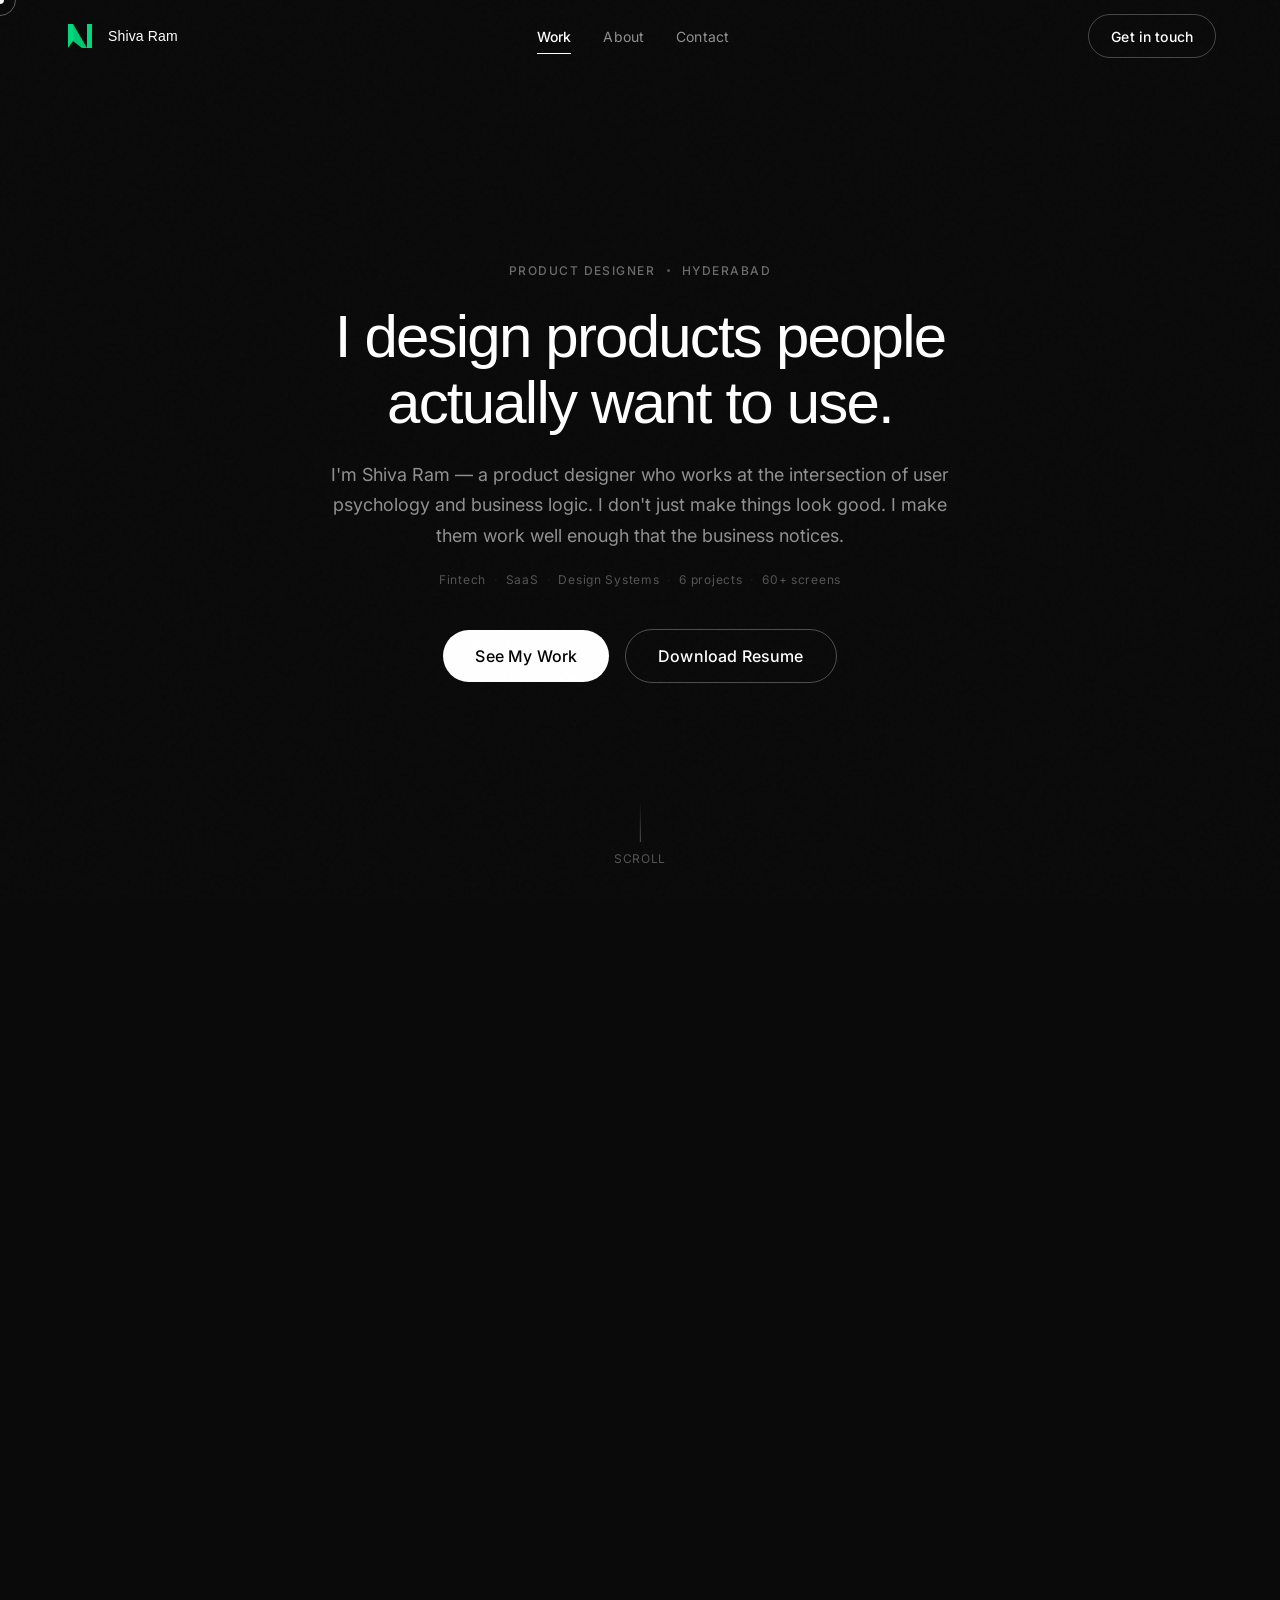
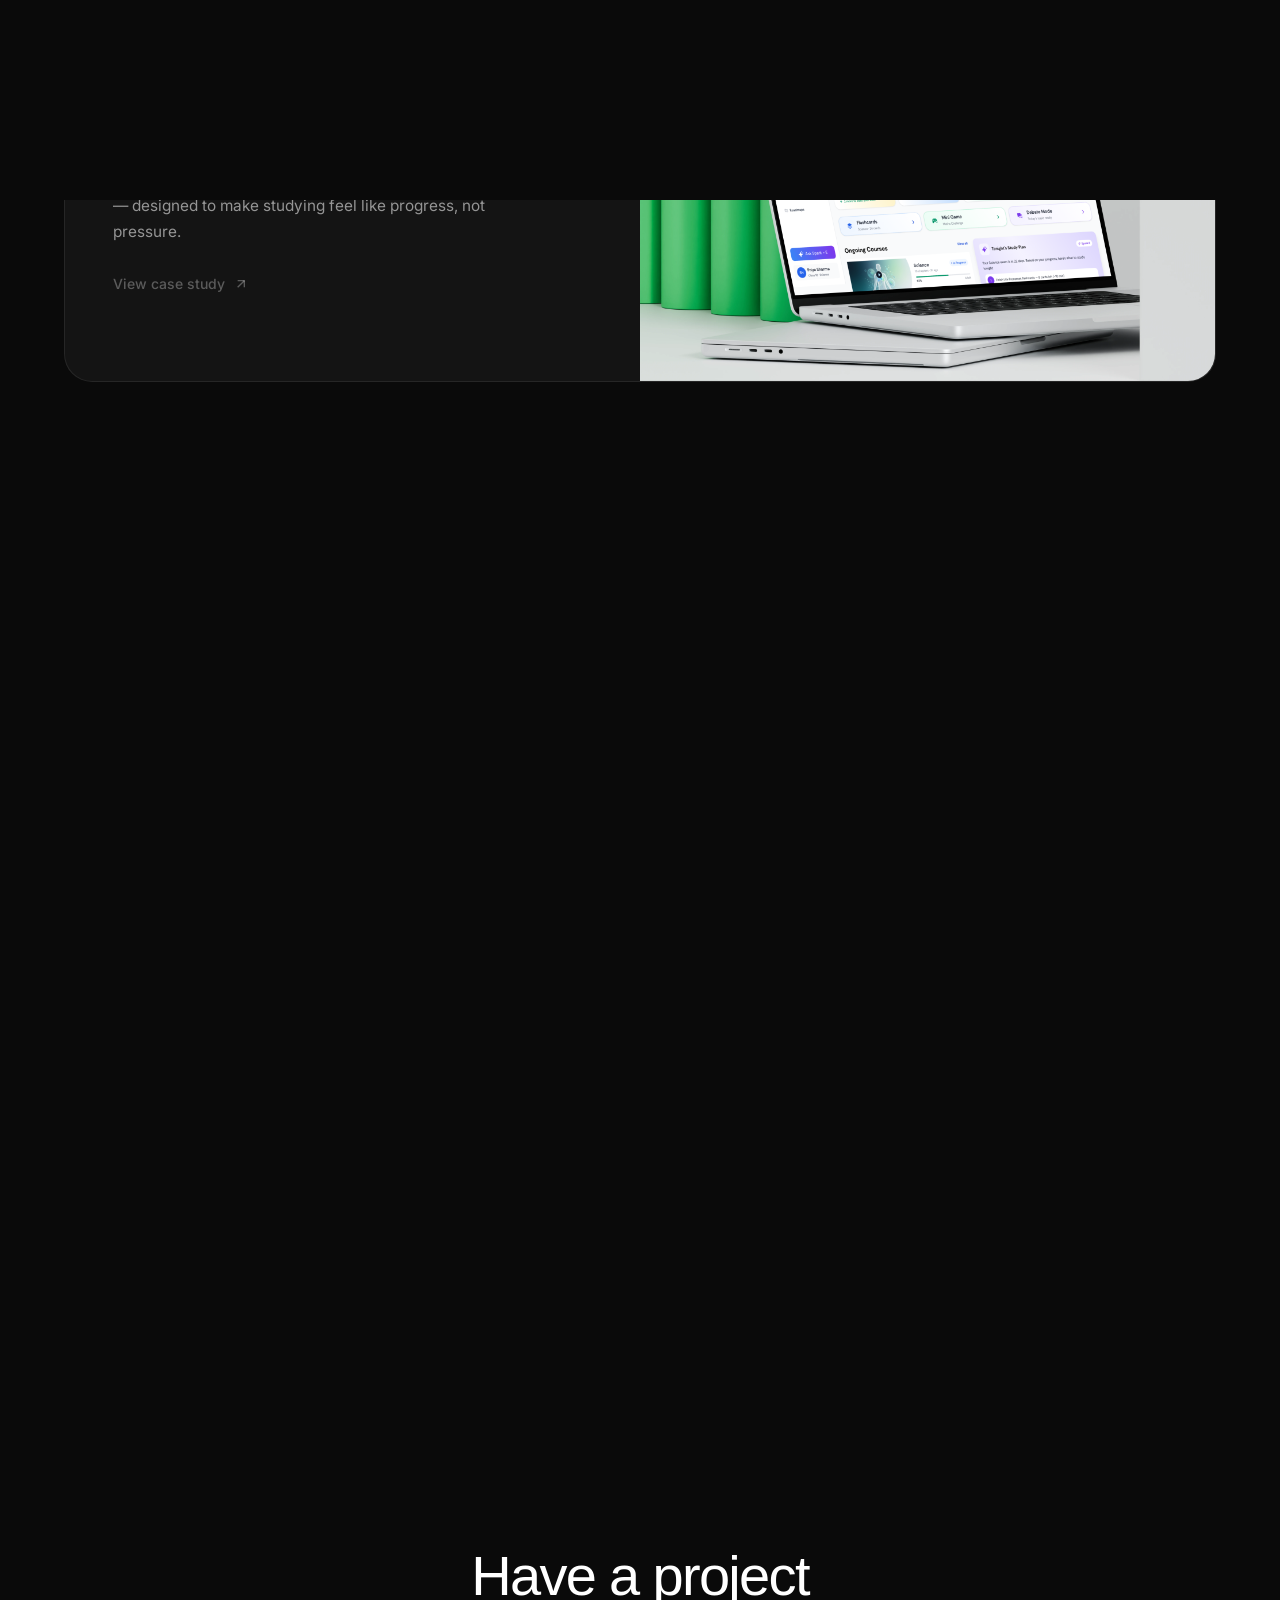
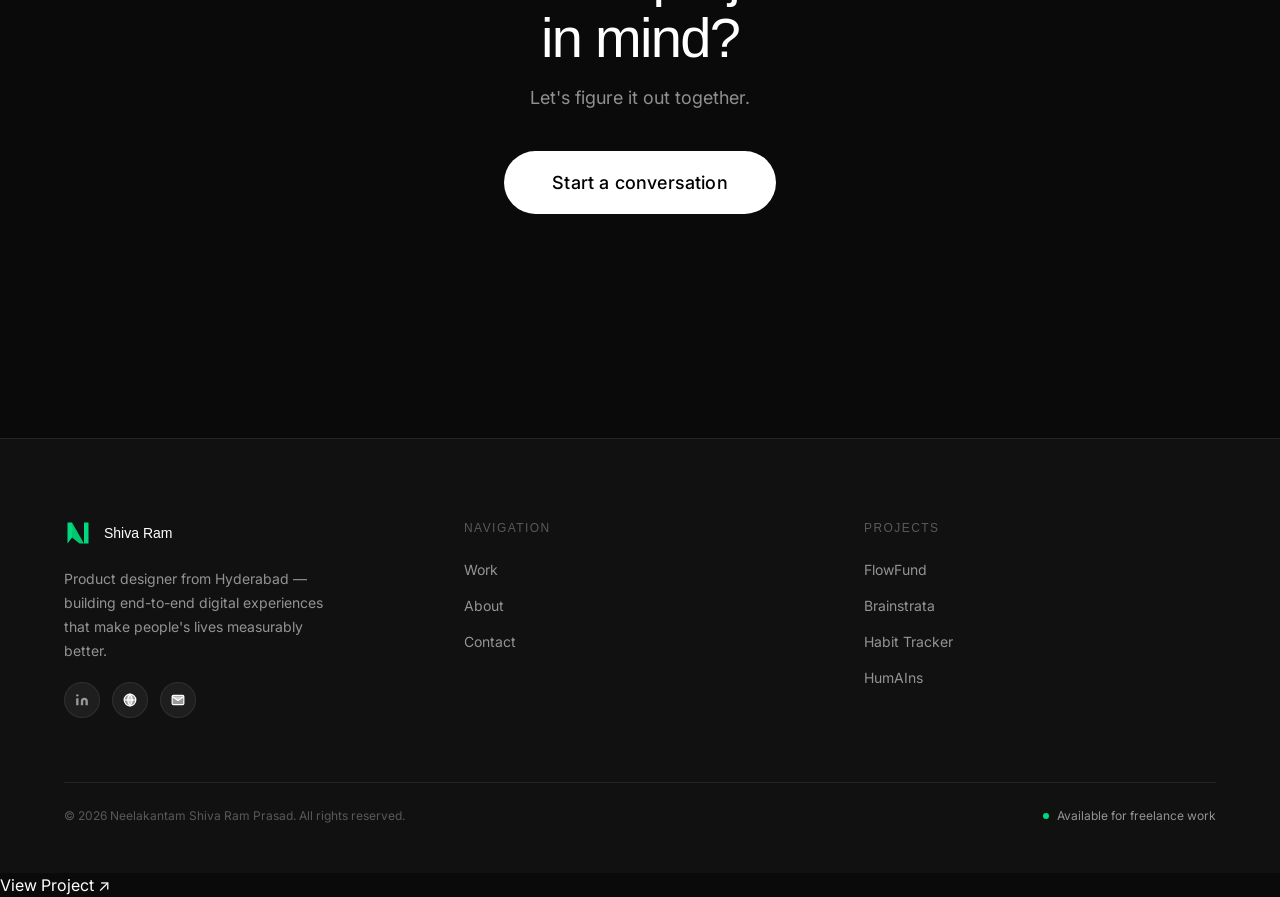
<file: index.html>
<!DOCTYPE html>
<html lang="en">
<head>
  <meta charset="UTF-8">
  <meta name="viewport" content="width=device-width, initial-scale=1.0">
  <meta name="description" content="Shiva Ram — Product Designer from Hyderabad designing end-to-end digital experiences at the intersection of user psychology and business logic.">
  <title>Shiva Ram — Product Designer</title>

  <link rel="preconnect" href="https://api.fontshare.com">
  <link rel="preconnect" href="https://fonts.googleapis.com">
  <link rel="preconnect" href="https://fonts.gstatic.com" crossorigin>

  <link rel="stylesheet" href="css/tokens.css">
  <link rel="stylesheet" href="css/base.css">
  <link rel="stylesheet" href="css/nav.css">
  <link rel="stylesheet" href="css/components.css">
  <link rel="stylesheet" href="css/home.css">
</head>
<body>

  <div id="nav-placeholder"></div>

  <main>

    <!-- ── HERO ── -->
    <section class="hero">
      <div class="hero__content">
        <p class="hero__eyebrow reveal">
          Product Designer
          <span class="hero__eyebrow-dot"></span>
          Hyderabad
        </p>

        <h1 class="hero__headline reveal reveal--delay-1">
          I design products people<br>actually want to use.
        </h1>

        <p class="hero__body reveal reveal--delay-2">
          I'm Shiva Ram — a product designer who works at the intersection of user psychology and business logic.
          I don't just make things look good. I make them work well enough that the business notices.
        </p>

        <p class="hero__meta reveal reveal--delay-3">
          Fintech
          <span class="hero__meta-sep">·</span>
          SaaS
          <span class="hero__meta-sep">·</span>
          Design Systems
          <span class="hero__meta-sep">·</span>
          6 projects
          <span class="hero__meta-sep">·</span>
          60+ screens
        </p>

        <div class="hero__cta reveal reveal--delay-4">
          <a href="#gallery" class="btn btn--primary">See My Work</a>
          <a href="assets/ShivaRam_ProductDesigner_Resume.pdf" class="btn btn--outline" target="_blank" rel="noopener" download>Download Resume</a>
        </div>
      </div>

      <div class="hero__scroll" aria-hidden="true">
        <div class="hero__scroll-line"></div>
        <span>Scroll</span>
      </div>
    </section>


    <!-- ── PROJECT GALLERY ── -->
    <section class="gallery section" id="gallery">
      <div class="container">

        <div class="gallery__header reveal">
          <h2 class="gallery__title">Project Gallery</h2>
          <span class="gallery__count">4 case studies</span>
        </div>

        <!-- ── Card 1: FlowFund ── -->
        <article class="project-card reveal" data-tilt data-tilt-max="4">
          <a href="project-flowfund.html" class="project-card__image" aria-label="FlowFund – view project">
            <img src="assets/images/thumb-flowfund.svg" alt="FlowFund iOS personal finance app for freelancers" loading="lazy">
            <div class="project-card__overlay" aria-hidden="true">
              <span class="project-card__view-label">
                <svg viewBox="0 0 24 24" fill="none" stroke="currentColor" stroke-width="2" aria-hidden="true"><path d="M18 13v6a2 2 0 01-2 2H5a2 2 0 01-2-2V8a2 2 0 012-2h6"/><polyline points="15 3 21 3 21 9"/><line x1="10" y1="14" x2="21" y2="3"/></svg>
                View Project
              </span>
            </div>
          </a>
          <div class="project-card__info">
            <div class="project-card__meta">
              <span class="project-card__meta-item">Role: Product Designer</span>
              <span class="project-card__meta-sep">·</span>
              <span class="project-card__meta-item">Duration: 02 Weeks</span>
              <span class="project-card__meta-sep">·</span>
              <span class="project-card__meta-item">Platform: iOS</span>
            </div>
            <h3 class="project-card__name">FlowFund</h3>
            <p class="project-card__desc">
              Freelancers don't have a salary. Their income is lumpy, unpredictable, and anxiety-inducing.
              Most budgeting apps are built for people with steady paychecks. FlowFund isn't.
            </p>
            <a href="project-flowfund.html" class="project-card__arrow">
              View case study
              <svg viewBox="0 0 24 24" fill="none" stroke="currentColor" stroke-width="2" aria-hidden="true"><line x1="7" y1="17" x2="17" y2="7"/><polyline points="7 7 17 7 17 17"/></svg>
            </a>
          </div>
        </article>

        <!-- ── Card 2: Brainstrata (reversed) ── -->
        <article class="project-card project-card--reverse reveal" data-tilt data-tilt-max="4">
          <a href="project-brainstrata.html" class="project-card__image" aria-label="Brainstrata Dashboard – view project">
            <img src="assets/images/thumb-Brainstrata.svg" alt="Brainstrata AI-powered student learning dashboard" loading="lazy">
            <div class="project-card__overlay" aria-hidden="true">
              <span class="project-card__view-label">
                <svg viewBox="0 0 24 24" fill="none" stroke="currentColor" stroke-width="2" aria-hidden="true"><path d="M18 13v6a2 2 0 01-2 2H5a2 2 0 01-2-2V8a2 2 0 012-2h6"/><polyline points="15 3 21 3 21 9"/><line x1="10" y1="14" x2="21" y2="3"/></svg>
                View Project
              </span>
            </div>
          </a>
          <div class="project-card__info">
            <div class="project-card__meta">
              <span class="project-card__meta-item">Role: Product Designer</span>
              <span class="project-card__meta-sep">·</span>
              <span class="project-card__meta-item">Duration: Assignment</span>
              <span class="project-card__meta-sep">·</span>
              <span class="project-card__meta-item">Platform: Web (Desktop)</span>
            </div>
            <h3 class="project-card__name">Brainstrata — Dashboard</h3>
            <p class="project-card__desc">
              An AI-powered student learning dashboard with personalized study plans, flashcards, and mini games —
              designed to make studying feel like progress, not pressure.
            </p>
            <a href="project-brainstrata.html" class="project-card__arrow">
              View case study
              <svg viewBox="0 0 24 24" fill="none" stroke="currentColor" stroke-width="2" aria-hidden="true"><line x1="7" y1="17" x2="17" y2="7"/><polyline points="7 7 17 7 17 17"/></svg>
            </a>
          </div>
        </article>

        <!-- ── Card 3: Habit Tracker ── -->
        <article class="project-card reveal" data-tilt data-tilt-max="4">
          <a href="project-habittracker.html" class="project-card__image" aria-label="Habit Tracker – view project">
            <img src="assets/images/thumb-habittracker.svg" alt="Habit Tracker iOS app – StreakShield" loading="lazy">
            <div class="project-card__overlay" aria-hidden="true">
              <span class="project-card__view-label">
                <svg viewBox="0 0 24 24" fill="none" stroke="currentColor" stroke-width="2" aria-hidden="true"><path d="M18 13v6a2 2 0 01-2 2H5a2 2 0 01-2-2V8a2 2 0 012-2h6"/><polyline points="15 3 21 3 21 9"/><line x1="10" y1="14" x2="21" y2="3"/></svg>
                View Project
              </span>
            </div>
          </a>
          <div class="project-card__info">
            <div class="project-card__meta">
              <span class="project-card__meta-item">Role: Product Designer</span>
              <span class="project-card__meta-sep">·</span>
              <span class="project-card__meta-item">Duration: 02 weeks</span>
              <span class="project-card__meta-sep">·</span>
              <span class="project-card__meta-item">Platform: iOS</span>
            </div>
            <h3 class="project-card__name">Habit Tracker</h3>
            <p class="project-card__desc">
              27+ screens with exhaustive state design — 15 onboarding states, 7 Today Tab states, Someday queue, and
              Milestone celebrations. Built for the miss day, not just the win day.
            </p>
            <a href="project-habittracker.html" class="project-card__arrow">
              View case study
              <svg viewBox="0 0 24 24" fill="none" stroke="currentColor" stroke-width="2" aria-hidden="true"><line x1="7" y1="17" x2="17" y2="7"/><polyline points="7 7 17 7 17 17"/></svg>
            </a>
          </div>
        </article>

        <!-- ── Card 4: HumAIns (reversed) ── -->
        <article class="project-card project-card--reverse reveal" data-tilt data-tilt-max="4">
          <a href="project-humains.html" class="project-card__image" aria-label="HumAIns – view project">
            <img src="assets/images/thumb-HumAIns.svg" alt="HumAIns B2B SaaS landing page for AI interview intelligence" loading="lazy">
            <div class="project-card__overlay" aria-hidden="true">
              <span class="project-card__view-label">
                <svg viewBox="0 0 24 24" fill="none" stroke="currentColor" stroke-width="2" aria-hidden="true"><path d="M18 13v6a2 2 0 01-2 2H5a2 2 0 01-2-2V8a2 2 0 012-2h6"/><polyline points="15 3 21 3 21 9"/><line x1="10" y1="14" x2="21" y2="3"/></svg>
                View Project
              </span>
            </div>
          </a>
          <div class="project-card__info">
            <div class="project-card__meta">
              <span class="project-card__meta-item">Role: Product Designer</span>
              <span class="project-card__meta-sep">·</span>
              <span class="project-card__meta-item">Duration: 3 days</span>
              <span class="project-card__meta-sep">·</span>
              <span class="project-card__meta-item">Platform: Web</span>
            </div>
            <h3 class="project-card__name">HumAIns</h3>
            <p class="project-card__desc">
              A B2B SaaS landing page for an AI-powered interview intelligence platform — designed to convert skeptical
              enterprise recruiters into confident early adopters.
            </p>
            <a href="project-humains.html" class="project-card__arrow">
              View case study
              <svg viewBox="0 0 24 24" fill="none" stroke="currentColor" stroke-width="2" aria-hidden="true"><line x1="7" y1="17" x2="17" y2="7"/><polyline points="7 7 17 7 17 17"/></svg>
            </a>
          </div>
        </article>
      </div>
    </section>


    <!-- ── CTA STRIP ── -->
    <section class="home-cta">
      <div class="container">
        <h2 class="home-cta__headline reveal">Have a project<br>in mind?</h2>
        <p class="home-cta__sub reveal reveal--delay-1">Let's figure it out together.</p>
        <div class="home-cta__actions reveal reveal--delay-2">
          <a href="contact.html" class="btn btn--primary btn--lg">Start a conversation</a>
        </div>
      </div>
    </section>

  </main>

  <div id="footer-placeholder"></div>

  <script src="js/partials.js"></script>
  <script src="js/main.js"></script>
</body>
</html>
</file>
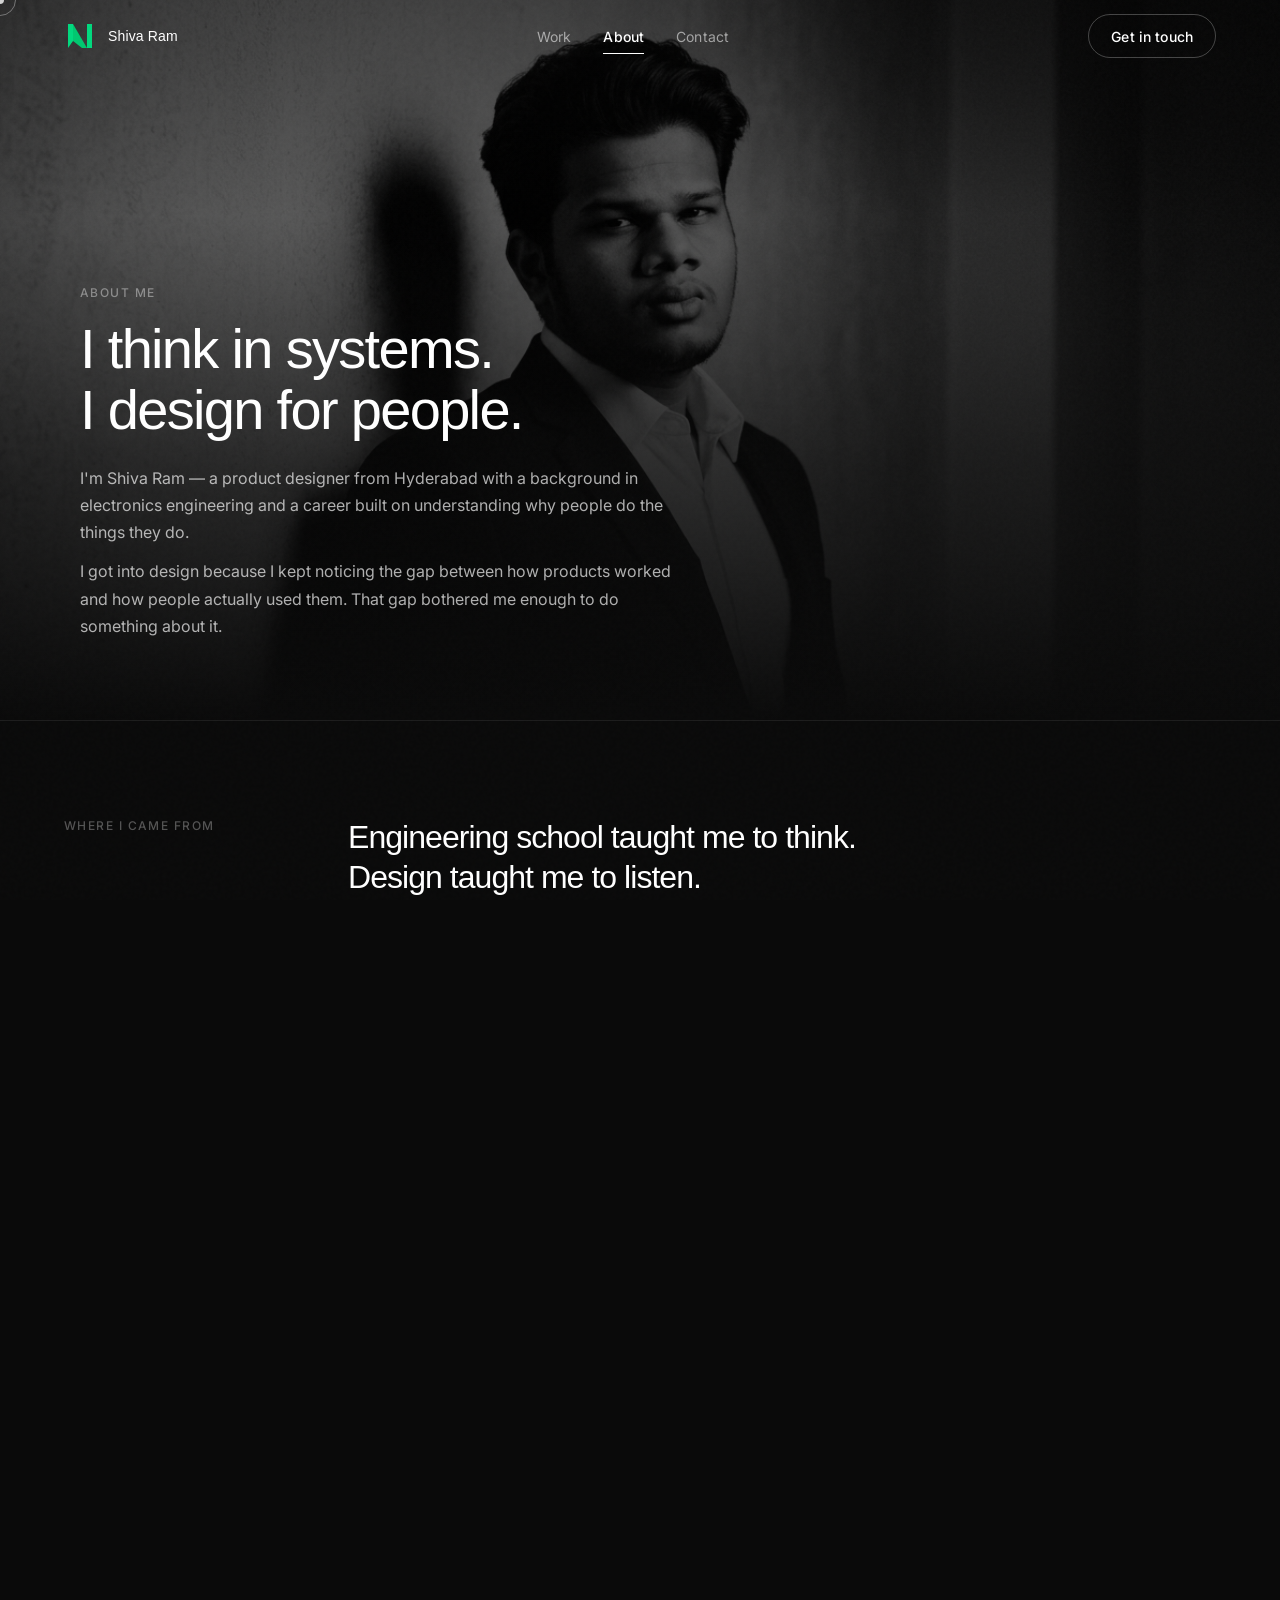
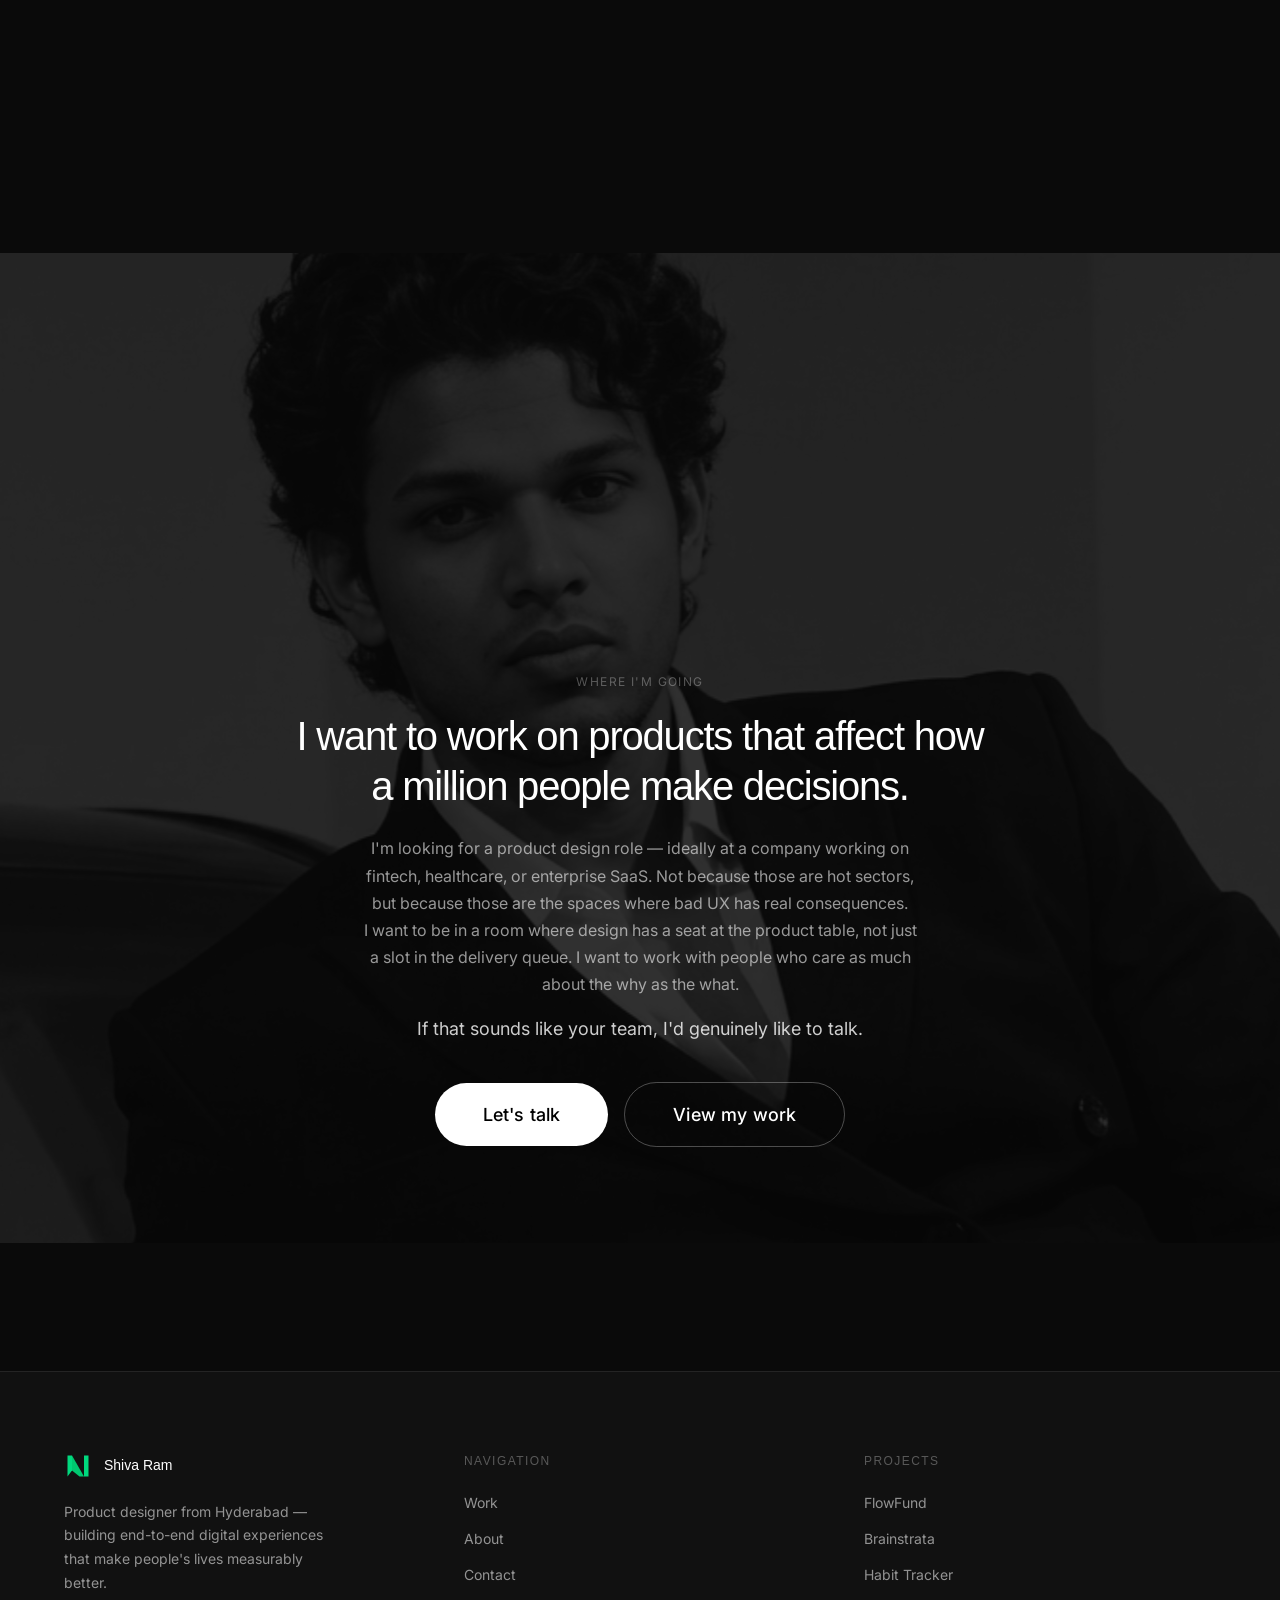
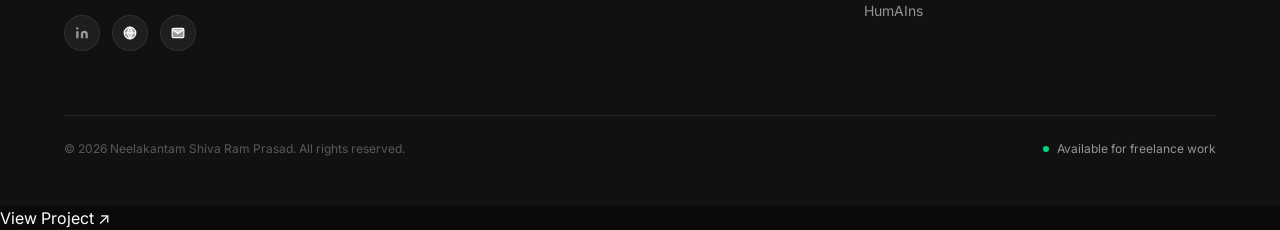
<file: about.html>
<!DOCTYPE html>
<html lang="en">
<head>
  <meta charset="UTF-8">
  <meta name="viewport" content="width=device-width, initial-scale=1.0">
  <meta name="description" content="About Shiva Ram — Product Designer from Hyderabad. Engineering school taught me to think. Design taught me to listen.">
  <title>About — Shiva Ram</title>

  <link rel="preconnect" href="https://api.fontshare.com">
  <link rel="preconnect" href="https://fonts.googleapis.com">
  <link rel="preconnect" href="https://fonts.gstatic.com" crossorigin>

  <link rel="stylesheet" href="css/tokens.css">
  <link rel="stylesheet" href="css/base.css">
  <link rel="stylesheet" href="css/nav.css">
  <link rel="stylesheet" href="css/components.css">
  <link rel="stylesheet" href="css/about.css">
</head>
<body>

  <div id="nav-placeholder"></div>

  <main>

    <!-- ── ABOUT HERO ── -->
    <!-- padding-top handled by about.css, not inline style -->
    <section class="about-hero">
      <div class="about-hero__bg">
        <img
          src="assets/images/about-portrait.svg"
          alt="Shiva Ram — Product Designer"
          data-parallax="0.2"
        >
      </div>

      <div class="container">
        <div class="about-hero__content">
          <p class="section-label reveal">About Me</p>
          <h1 class="about-hero__headline reveal reveal--delay-1">
            I think in systems.<br>I design for people.
          </h1>
          <div class="about-hero__body reveal reveal--delay-2">
            <p>
              I'm Shiva Ram — a product designer from Hyderabad with a background in electronics engineering and a career built on understanding why people do the things they do.
            </p>
            <p>
              I got into design because I kept noticing the gap between how products worked and how people actually used them. That gap bothered me enough to do something about it.
            </p>
          </div>
        </div>
      </div>
    </section>


    <!-- ── WHERE I CAME FROM ── -->
    <section class="about-section">
      <div class="container">
        <div class="about-section__grid">
          <div class="about-section__aside">
            <p class="about-section__label reveal">Where I Came From</p>
          </div>
          <div>
            <h2 class="about-section__headline reveal">
              Engineering school taught me to think.<br>
              Design taught me to listen.
            </h2>
            <div class="about-section__body reveal reveal--delay-1">
              <p>
                I graduated from Methodist College in 2025 with a degree in Electronics and Communication Engineering. Four years of circuit diagrams and signal theory — and the whole time, I kept gravitating toward the part of every project where humans and systems meet.
              </p>
              <p>
                That's when I found UX. The Google UX Design Certificate gave me a framework. My own obsessive side-project streak — building apps, design systems, and client work — gave me the actual skills.
              </p>
              <p>
                I placed 3rd at the Humanity Founders AI Counsellor Hackathon in 2025. Not because I had the most technical solution, but because I spent the most time talking to the people who would actually use it.
              </p>
            </div>
          </div>
        </div>
      </div>
    </section>


    <!-- ── WHAT I DO NOW ── -->
    <section class="about-section">
      <div class="container">
        <div class="about-section__grid">
          <div class="about-section__aside">
            <p class="about-section__label reveal">What I Do Now</p>
          </div>
          <div>
            <h2 class="about-section__headline reveal">
              End-to-end design.<br>
              From blank canvas to dev handoff.
            </h2>
            <div class="about-section__body reveal reveal--delay-1">
              <p>
                Right now I work as a freelance product designer — which means I own the whole process. Research, strategy, wireframes, high-fidelity UI, design systems, and everything in between.
              </p>
              <p>
                I've shipped work for ed-tech, fintech, medical, and brand clients. I like problems that are complicated enough to be interesting but important enough to matter.
              </p>
            </div>

            <div class="skills-grid reveal reveal--delay-2">
              <div class="skill-block">
                <p class="skill-block__title">UX Research</p>
                <p class="skill-block__items">Personas · Journey Maps · JTBD · Usability Testing · Card Sorting</p>
              </div>
              <div class="skill-block">
                <p class="skill-block__title">Product Design</p>
                <p class="skill-block__items">End-to-end · Design Thinking · Information Architecture · Flows</p>
              </div>
              <div class="skill-block">
                <p class="skill-block__title">UI &amp; Visual</p>
                <p class="skill-block__items">Hi-fi Screens · Color Systems · Typography · Grid · WCAG 2.1 AA</p>
              </div>
              <div class="skill-block">
                <p class="skill-block__title">Design Systems</p>
                <p class="skill-block__items">Tokens · Variants · Auto Layout · Figma Variables · Dev Handoff</p>
              </div>
            </div>
          </div>
        </div>
      </div>
    </section>


    <!-- ── WHERE I'M GOING ── -->
    <section class="about-closing">
      <div class="about-closing__bg">
        <img
          src="assets/images/about-closing-portrait.svg"
          alt=""
          aria-hidden="true"
        >
      </div>

      <div class="container">
        <div class="about-closing__content">
          <p class="about-closing__eyebrow reveal">Where I'm Going</p>

          <h2 class="about-closing__headline reveal reveal--delay-1">
            I want to work on products that affect how a million people make decisions.
          </h2>

          <div class="about-closing__body reveal reveal--delay-2">
            <p>
              I'm looking for a product design role — ideally at a company working on fintech, healthcare, or enterprise SaaS.
              Not because those are hot sectors, but because those are the spaces where bad UX has real consequences.
            </p>
            <p>
              I want to be in a room where design has a seat at the product table, not just a slot in the delivery queue.
              I want to work with people who care as much about the why as the what.
            </p>
          </div>

          <p class="about-closing__cta-line reveal reveal--delay-3">
            If that sounds like your team, I'd genuinely like to talk.
          </p>

          <div class="about-closing__actions reveal reveal--delay-4">
            <a href="contact.html" class="btn btn--primary btn--lg">Let's talk</a>
            <a href="index.html"   class="btn btn--outline btn--lg">View my work</a>
          </div>
        </div>
      </div>
    </section>

  </main>

  <div id="footer-placeholder"></div>

  <script src="js/partials.js"></script>
  <script src="js/main.js"></script>
</body>
</html>
</file>
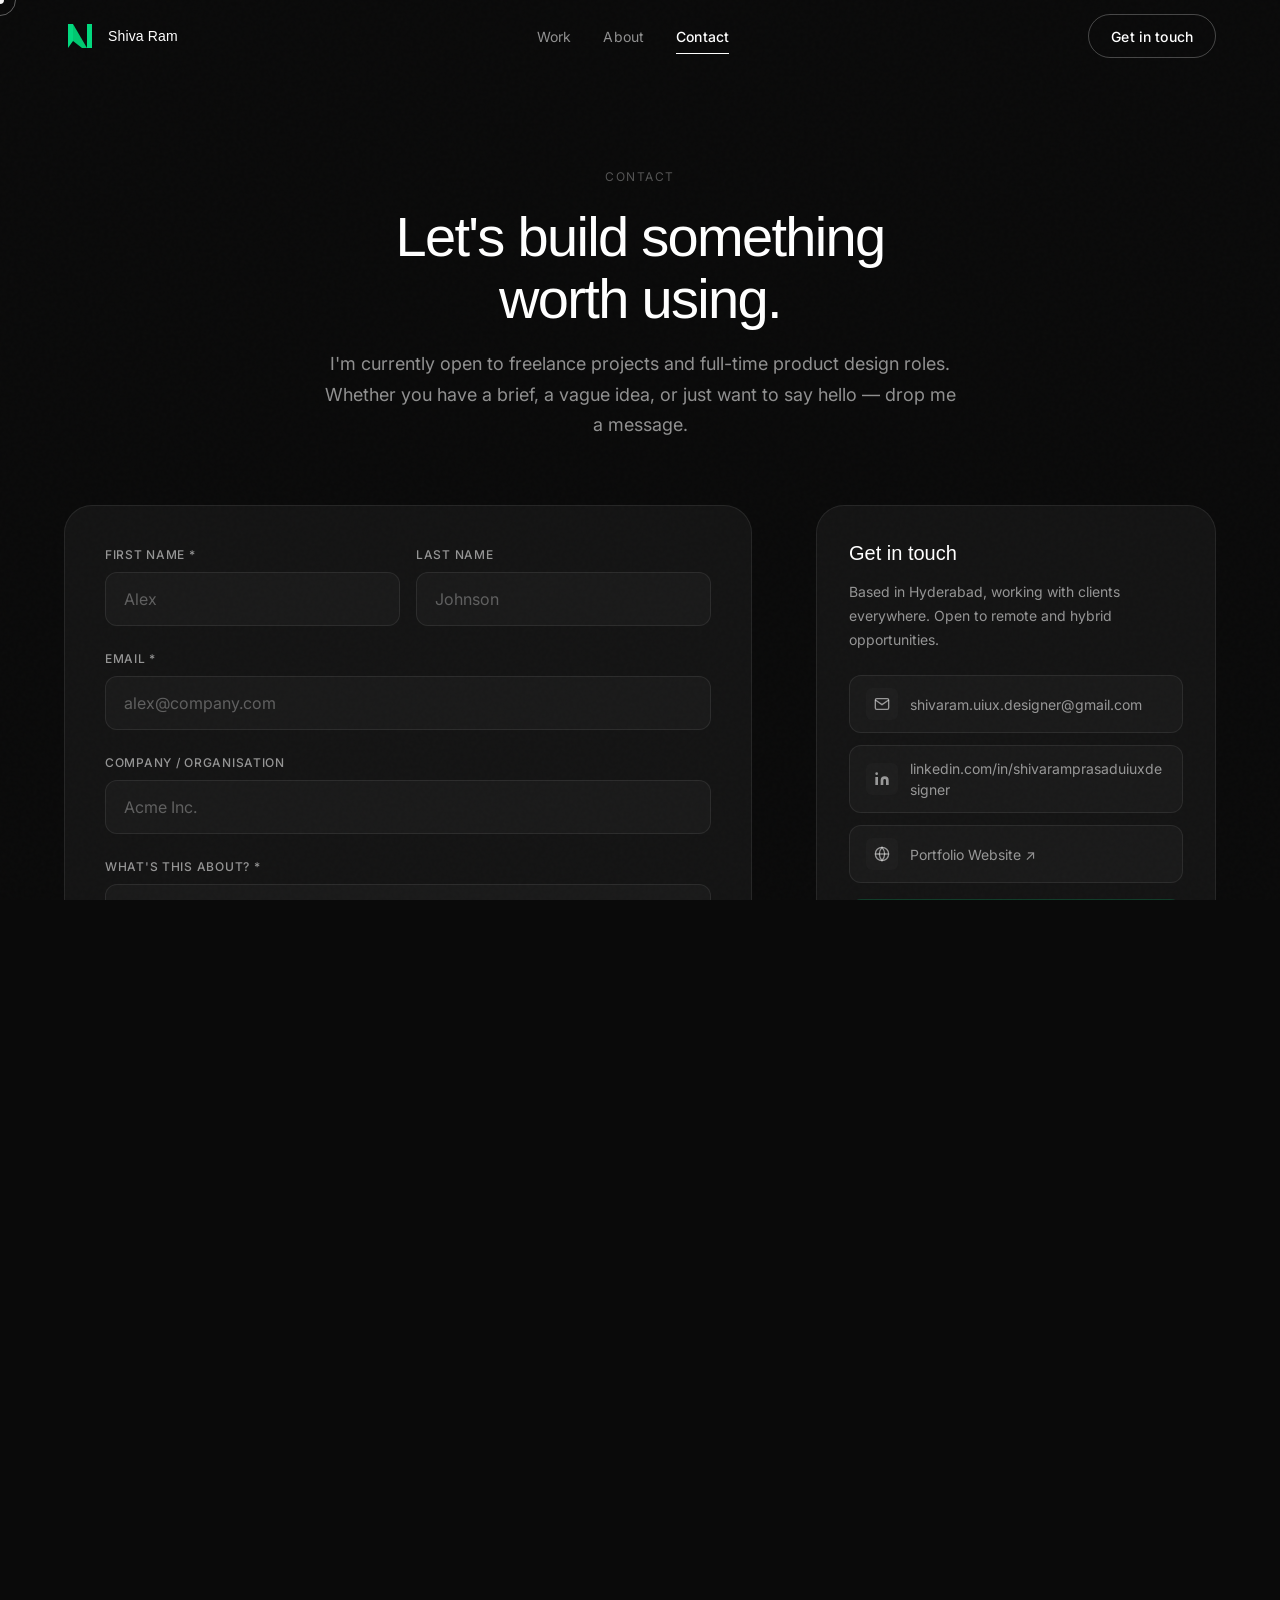
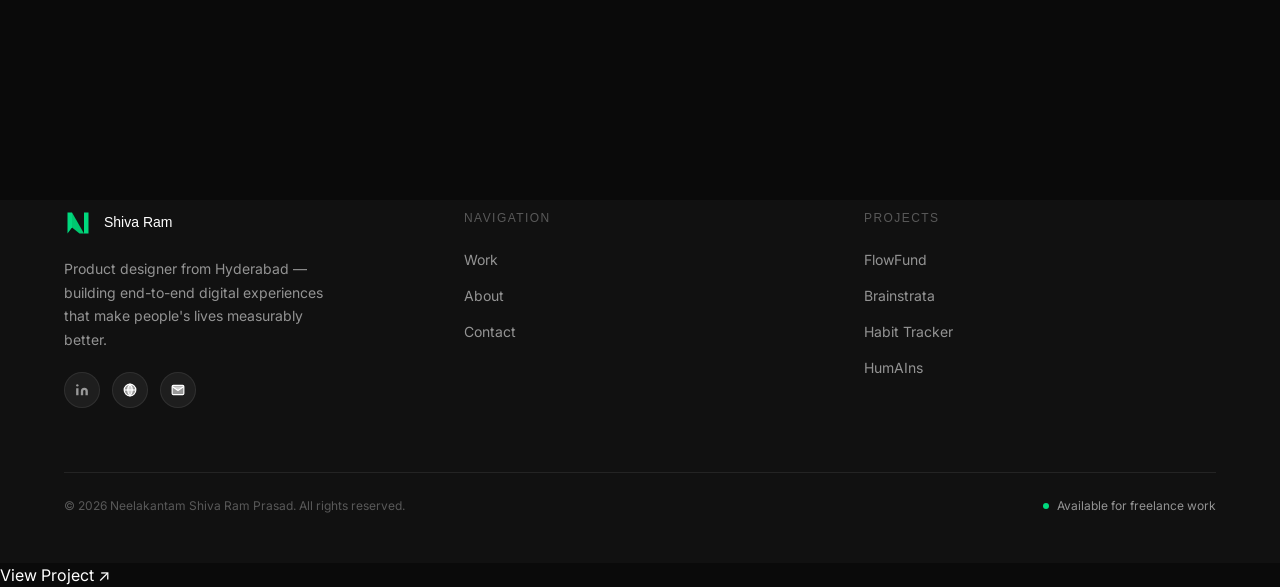
<file: contact.html>
<!DOCTYPE html>
<html lang="en">
<head>
  <meta charset="UTF-8">
  <meta name="viewport" content="width=device-width, initial-scale=1.0">
  <meta name="description" content="Get in touch with Shiva Ram — Product Designer from Hyderabad. Available for freelance and full-time roles.">
  <title>Contact — Shiva Ram</title>

  <link rel="preconnect" href="https://api.fontshare.com">
  <link rel="preconnect" href="https://fonts.googleapis.com">
  <link rel="preconnect" href="https://fonts.gstatic.com" crossorigin>

  <link rel="stylesheet" href="css/tokens.css">
  <link rel="stylesheet" href="css/base.css">
  <link rel="stylesheet" href="css/nav.css">
  <link rel="stylesheet" href="css/components.css">
  <link rel="stylesheet" href="css/contact.css">
</head>
<body>

  <div id="nav-placeholder"></div>

  <main class="contact-page">
    <div class="container">

      <!-- ── Hero ── -->
      <div class="contact-hero">
        <p class="contact-hero__eyebrow reveal">Contact</p>
        <h1 class="contact-hero__headline reveal reveal--delay-1">
          Let's build something<br>worth using.
        </h1>
        <p class="contact-hero__body reveal reveal--delay-2">
          I'm currently open to freelance projects and full-time product design roles.
          Whether you have a brief, a vague idea, or just want to say hello — drop me a message.
        </p>
      </div>

      <!-- ── Body ── -->
      <div class="contact-body">

        <!-- ── FORM ── -->
        <div class="reveal">
          <form
            class="contact-form"
            id="contactForm"
            action="https://formspree.io/f/mrerayra"
            method="POST"
            novalidate
          >

            <div class="form-row">
              <div class="form-group">
                <label class="form-label" for="firstName">First Name *</label>
                <input
                  class="form-input"
                  type="text"
                  id="firstName"
                  name="firstName"
                  placeholder="Alex"
                  required
                  autocomplete="given-name"
                  aria-required="true"
                >
              </div>
              <div class="form-group">
                <label class="form-label" for="lastName">Last Name</label>
                <input
                  class="form-input"
                  type="text"
                  id="lastName"
                  name="lastName"
                  placeholder="Johnson"
                  autocomplete="family-name"
                >
              </div>
            </div>

            <div class="form-group">
              <label class="form-label" for="email">Email *</label>
              <input
                class="form-input"
                type="email"
                id="email"
                name="email"
                placeholder="alex@company.com"
                required
                autocomplete="email"
                aria-required="true"
              >
            </div>

            <div class="form-group">
              <label class="form-label" for="company">Company / Organisation</label>
              <input
                class="form-input"
                type="text"
                id="company"
                name="company"
                placeholder="Acme Inc."
                autocomplete="organization"
              >
            </div>

            <div class="form-group">
              <label class="form-label" for="subject">What's this about? *</label>
              <select
                class="form-select"
                id="subject"
                name="subject"
                required
                aria-required="true"
              >
                <option value="" disabled selected>Select a topic…</option>
                <option value="freelance">Freelance project</option>
                <option value="fulltime">Full-time role</option>
                <option value="collaboration">Collaboration</option>
                <option value="feedback">Portfolio feedback</option>
                <option value="other">Something else</option>
              </select>
            </div>

            <div class="form-group">
              <label class="form-label" for="budget">Budget range (optional)</label>
              <select class="form-select" id="budget" name="budget">
                <option value="" disabled selected>Select a range…</option>
                <option value="under50k">Under ₹50k</option>
                <option value="50k-1L">₹50k – ₹1L</option>
                <option value="1L-3L">₹1L – ₹3L</option>
                <option value="3L+">₹3L+</option>
                <option value="discuss">Let's discuss</option>
              </select>
            </div>

            <div class="form-group">
              <label class="form-label" for="message">Message *</label>
              <textarea
                class="form-textarea"
                id="message"
                name="message"
                placeholder="Tell me about your project, your timeline, or just say hi…"
                required
                rows="6"
                aria-required="true"
              ></textarea>
            </div>

            <button type="submit" class="form-submit" id="submitBtn">
              Send Message
            </button>

            <!-- Accessible live region — populated by contact.js -->
            <p id="form-status" aria-live="polite" aria-atomic="true"></p>

            <p class="form-note">
              I typically respond within 24 hours.<br>
              You can also reach me directly at
              <a href="mailto:shivaram.uiux.designer@gmail.com" style="color:var(--color-text-secondary);text-decoration:underline;text-underline-offset:3px;">
                shivaram.uiux.designer@gmail.com
              </a>
            </p>

          </form>
        </div>

        <!-- ── SIDEBAR ── -->
        <aside class="contact-info reveal reveal--delay-2">

          <div class="contact-info-card">
            <h2 class="contact-info-card__title">Get in touch</h2>
            <p class="contact-info-card__sub">
              Based in Hyderabad, working with clients everywhere.
              Open to remote and hybrid opportunities.
            </p>

            <div class="contact-links">
              <a href="mailto:shivaram.uiux.designer@gmail.com" class="contact-link">
                <span class="contact-link__icon">
                  <svg width="16" height="16" viewBox="0 0 24 24" fill="none" stroke="currentColor" stroke-width="2" aria-hidden="true"><path d="M4 4h16c1.1 0 2 .9 2 2v12c0 1.1-.9 2-2 2H4c-1.1 0-2-.9-2-2V6c0-1.1.9-2 2-2z"/><polyline points="22,6 12,13 2,6"/></svg>
                </span>
                shivaram.uiux.designer@gmail.com
              </a>

              <a href="https://linkedin.com/in/shivaramprasaduiuxdesigner" target="_blank" rel="noopener" class="contact-link">
                <span class="contact-link__icon">
                  <svg width="16" height="16" viewBox="0 0 24 24" fill="currentColor" aria-hidden="true"><path d="M16 8a6 6 0 016 6v7h-4v-7a2 2 0 00-2-2 2 2 0 00-2 2v7h-4v-7a6 6 0 016-6zM2 9h4v12H2z"/><circle cx="4" cy="4" r="2"/></svg>
                </span>
                linkedin.com/in/shivaramprasaduiuxdesigner
              </a>

              <a href="https://shivaramuiuxdesigner-ai.github.io/Portfolio" target="_blank" rel="noopener" class="contact-link">
                <span class="contact-link__icon">
                  <svg width="16" height="16" viewBox="0 0 24 24" fill="none" stroke="currentColor" stroke-width="2" aria-hidden="true"><circle cx="12" cy="12" r="10"/><line x1="2" y1="12" x2="22" y2="12"/><path d="M12 2a15.3 15.3 0 014 10 15.3 15.3 0 01-4 10 15.3 15.3 0 01-4-10 15.3 15.3 0 014-10z"/></svg>
                </span>
                Portfolio Website ↗
              </a>
            </div>

            <div class="contact-availability">
              <span class="contact-availability-dot"></span>
              <span class="contact-availability-text">Available for freelance &amp; full-time roles</span>
            </div>
          </div>

          <div class="contact-info-card">
            <h3 class="contact-info-card__title" style="font-size: var(--text-base);">What I'm looking for</h3>
            <p class="contact-info-card__sub" style="margin-bottom: 0; font-size: var(--text-sm);">
              Product design roles in fintech, healthcare, or enterprise SaaS.
              Companies where design has a seat at the product table — not just the delivery queue.
            </p>
          </div>

          <a href="assets/Shivaram_Product_Designer_Resume.pdf" class="btn btn--ghost" download style="justify-content: center; gap: var(--space-3);">
            <svg width="16" height="16" viewBox="0 0 24 24" fill="none" stroke="currentColor" stroke-width="2" aria-hidden="true"><path d="M21 15v4a2 2 0 01-2 2H5a2 2 0 01-2-2v-4"/><polyline points="7 10 12 15 17 10"/><line x1="12" y1="15" x2="12" y2="3"/></svg>
            Download Resume
          </a>

        </aside>
      </div>
    </div>
  </main>

  <div id="footer-placeholder"></div>

  <script src="js/partials.js"></script>
  <script src="js/main.js"></script>
  <script src="js/contact.js"></script>
</body>
</html>
</file>
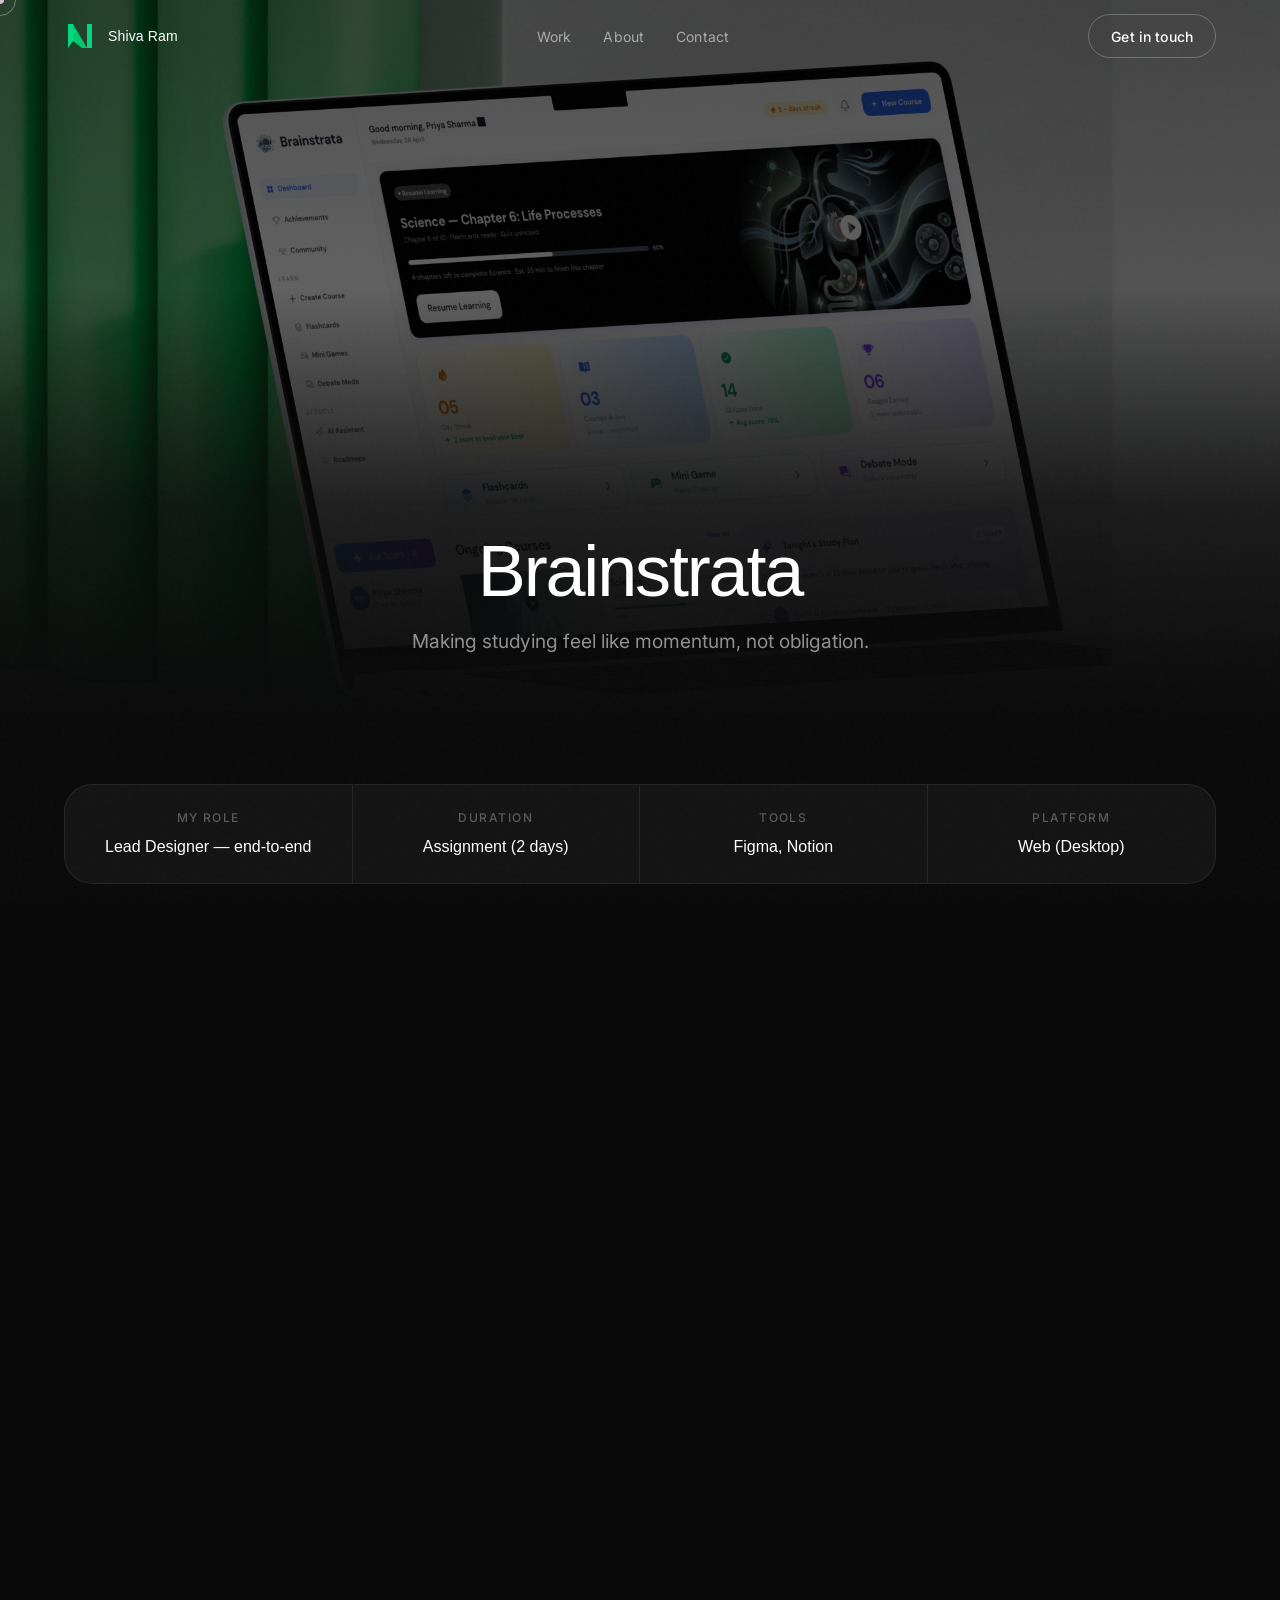
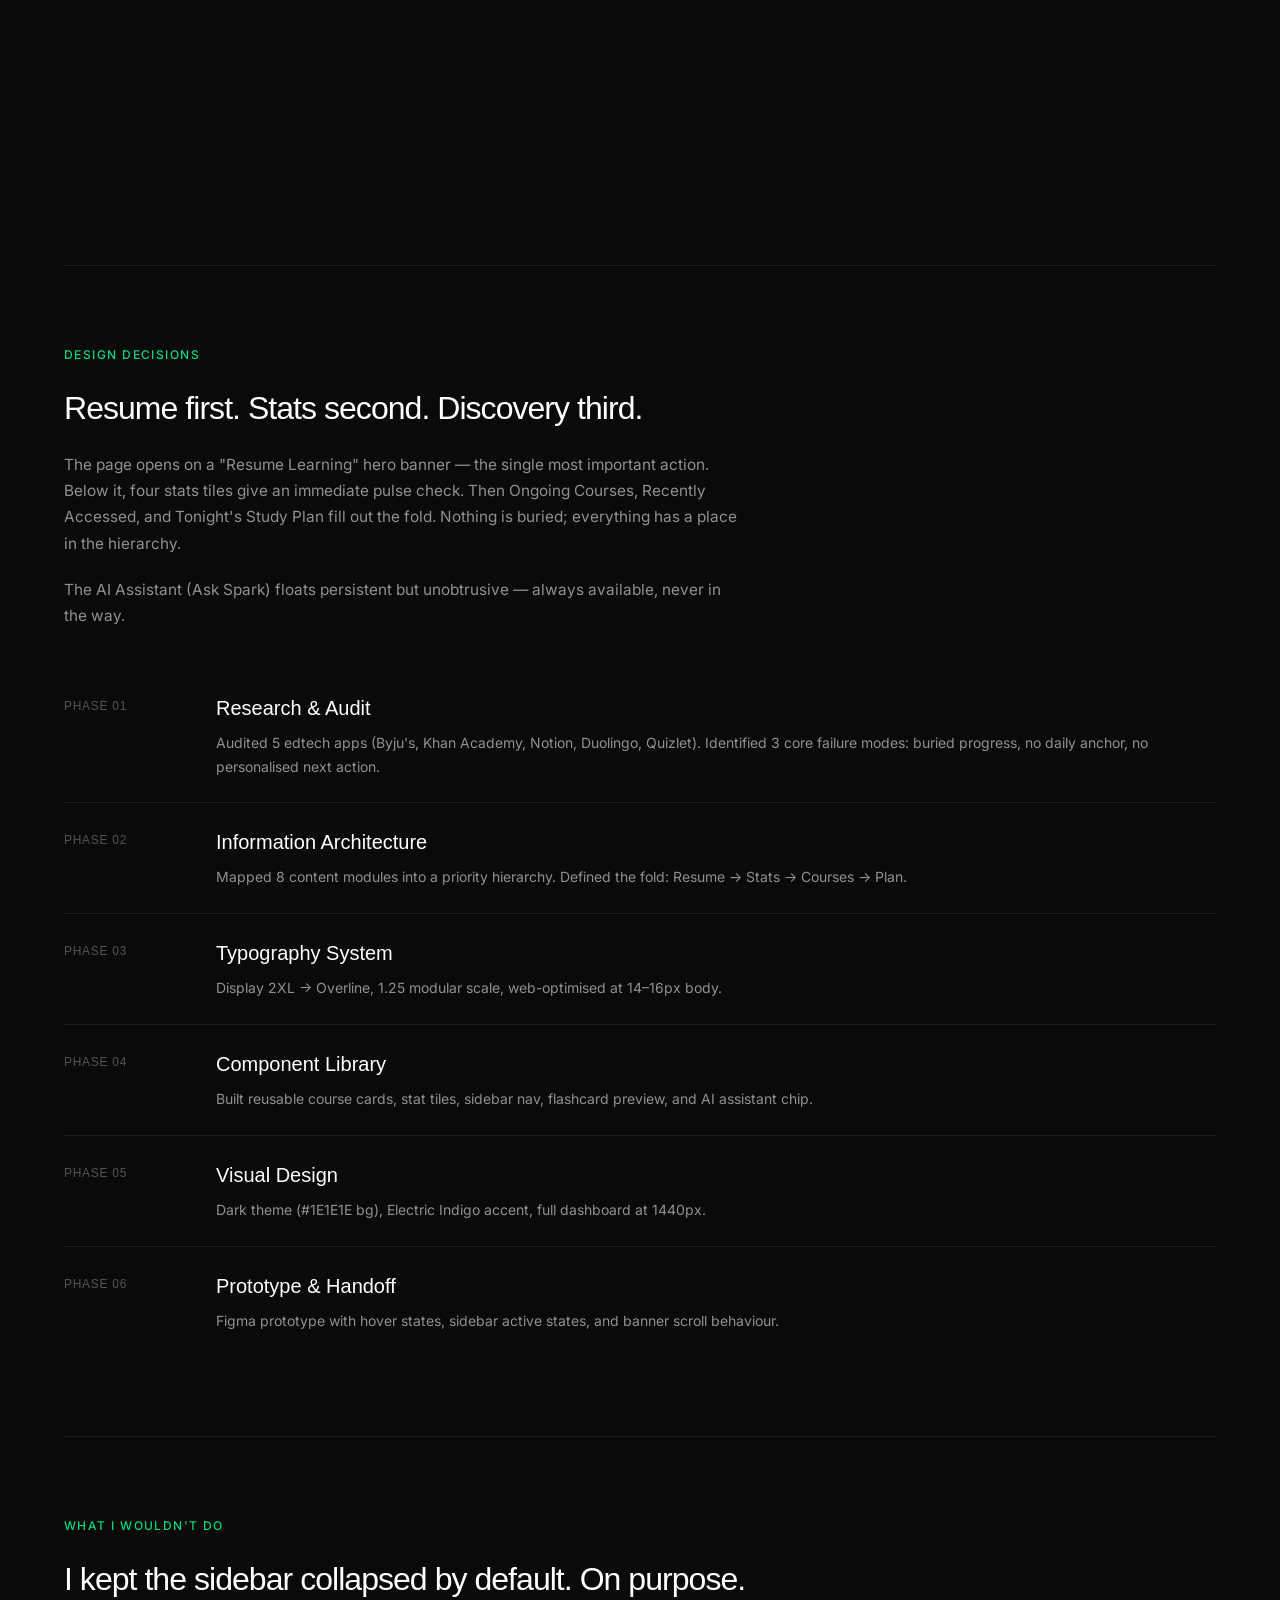
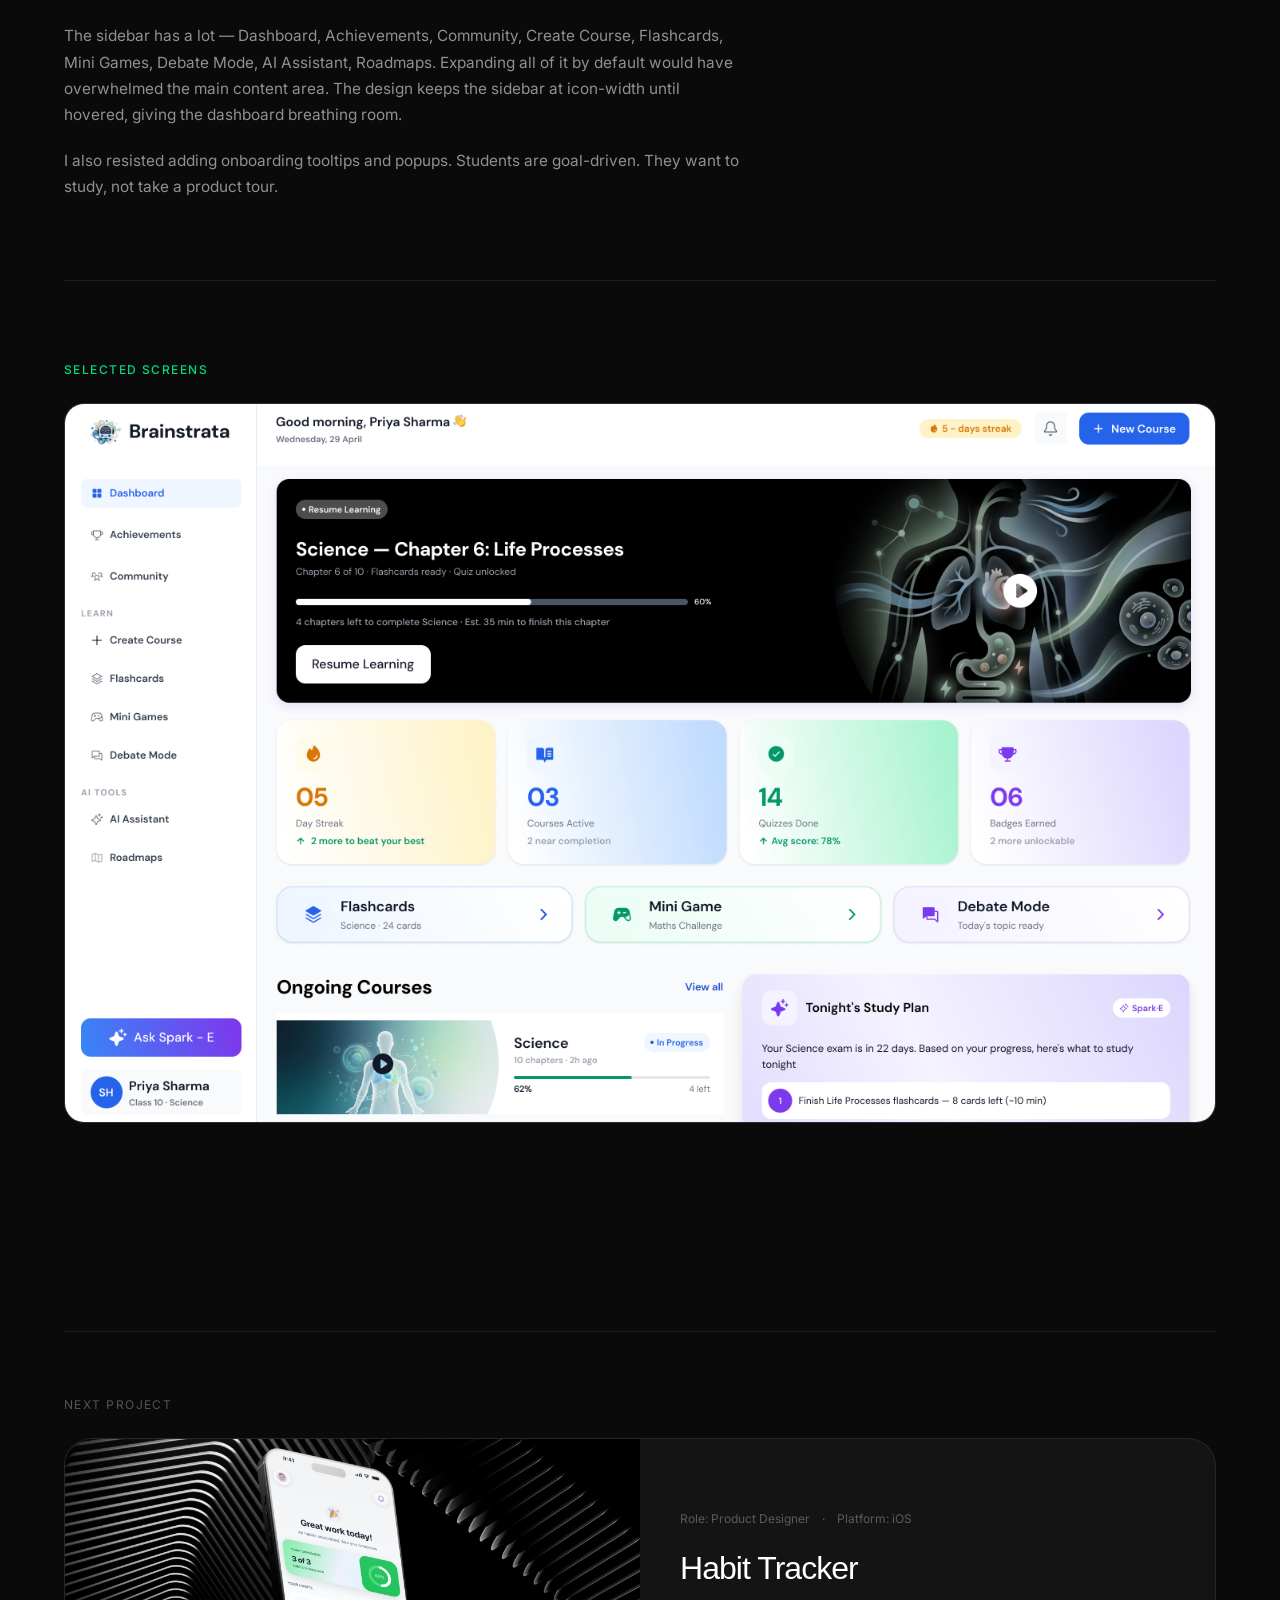
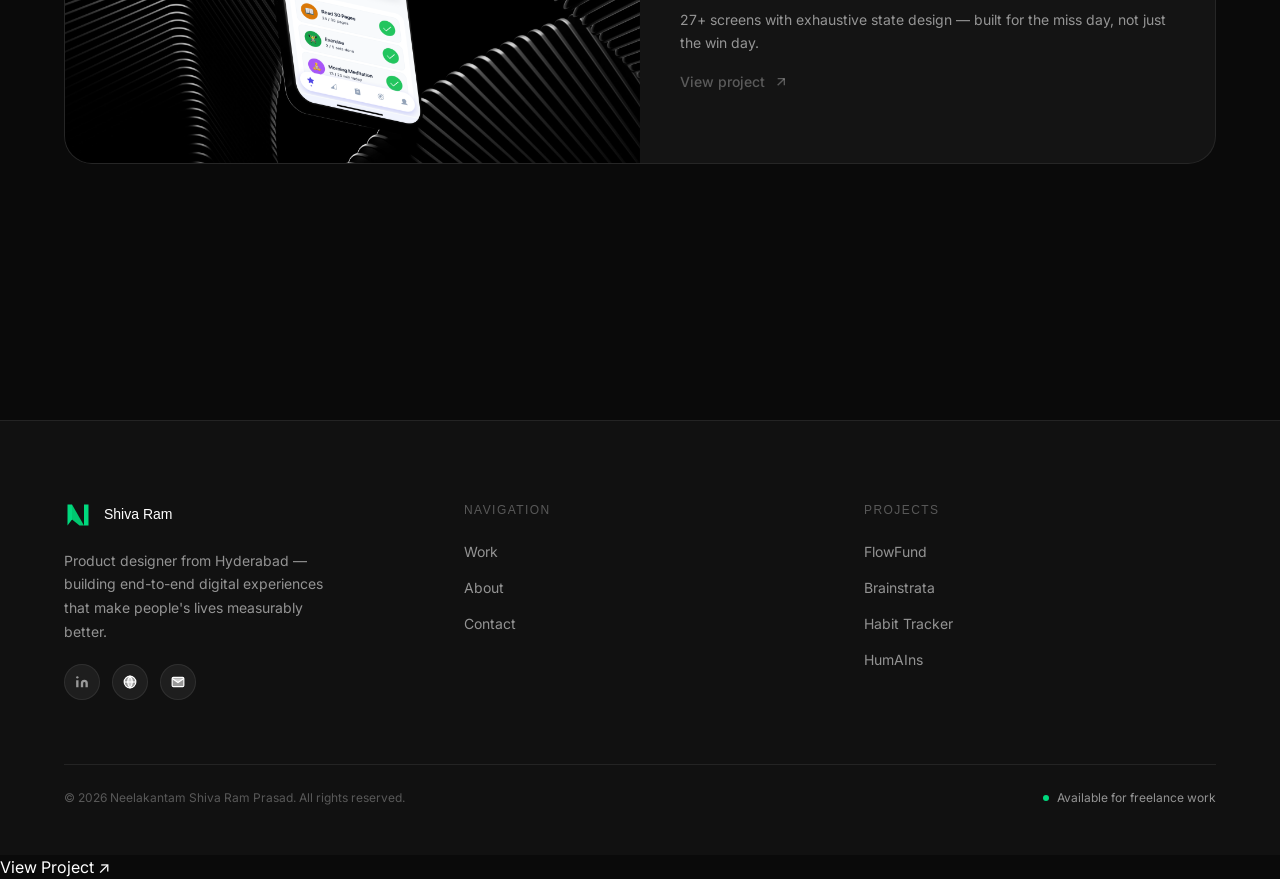
<file: project-brainstrata.html>
<!DOCTYPE html>
<html lang="en">
<head>
  <meta charset="UTF-8">
  <meta name="viewport" content="width=device-width, initial-scale=1.0">
  <meta name="description" content="Brainstrata — AI-powered student learning dashboard. Making studying feel like momentum. Case study by Shiva Ram.">
  <title>Brainstrata Dashboard — Shiva Ram</title>

  <link rel="preconnect" href="https://api.fontshare.com">
  <link rel="preconnect" href="https://fonts.googleapis.com">
  <link rel="preconnect" href="https://fonts.gstatic.com" crossorigin>

  <link rel="stylesheet" href="css/tokens.css">
  <link rel="stylesheet" href="css/base.css">
  <link rel="stylesheet" href="css/nav.css">
  <link rel="stylesheet" href="css/components.css">
  <link rel="stylesheet" href="css/project.css">
</head>
<body>

  <div id="nav-placeholder"></div>

  <main>
    <section class="project-hero">
      <div class="project-hero__bg">
        <img src="assets/images/hero-Brainstrata.svg" alt="Brainstrata Dashboard hero">
      </div>
      <div class="project-hero__content">
        <h1 class="project-hero__name reveal">Brainstrata</h1>
        <p class="project-hero__tagline reveal reveal--delay-1">Making studying feel like momentum, not obligation.</p>
      </div>
    </section>

    <div class="container">

      <div class="project-meta-bar reveal">
        <div class="project-meta-item">
          <p class="project-meta-label">My Role</p>
          <p class="project-meta-value">Lead Designer — end-to-end</p>
        </div>
        <div class="project-meta-item">
          <p class="project-meta-label">Duration</p>
          <p class="project-meta-value">Assignment (2 days)</p>
        </div>
        <div class="project-meta-item">
          <p class="project-meta-label">Tools</p>
          <p class="project-meta-value">Figma, Notion</p>
        </div>
        <div class="project-meta-item">
          <p class="project-meta-label">Platform</p>
          <p class="project-meta-value">Web (Desktop)</p>
        </div>
      </div>

      <div class="project-section">
        <p class="project-section__label reveal">The Brief</p>
        <h2 class="project-section__headline reveal reveal--delay-1">
          Students don't have a studying problem. They have a progress visibility problem.
        </h2>
        <div class="project-section__body reveal reveal--delay-2">
          <p>
            Most learning apps give you content. Brainstrata gives you a dashboard that makes you feel the progress.
            Every session tracked, every streak counted, every subject visualised — so students always know exactly
            where they stand and what to do next.
          </p>
          <p>
            The brief: design a web-first student dashboard for Class 10 Science student Priya Sharma, that surfaces her
            most important next action the moment she opens the app.
          </p>
        </div>
      </div>

      <div class="project-section">
        <p class="project-section__label reveal">The Challenge</p>
        <h2 class="project-section__headline reveal reveal--delay-1">
          One screen. Dozens of competing priorities.
        </h2>
        <div class="project-section__body reveal reveal--delay-2">
          <p>
            <strong>Make it scannable in 3 seconds or less.</strong><br>
            A student dashboard has a brutal information hierarchy problem — streaks, courses, quizzes, flashcards,
            games, AI assistant, and tonight's study plan all demand attention. The challenge was deciding what earns
            the top fold, and what gets discovered.
          </p>
          <p>
            I had to design a system where the most urgent item (resume learning, tonight's plan) is always front and
            centre — without hiding the richness underneath.
          </p>
        </div>
      </div>

      <div class="project-section">
        <p class="project-section__label reveal">Design Decisions</p>
        <h2 class="project-section__headline reveal reveal--delay-1">
          Resume first. Stats second. Discovery third.
        </h2>
        <div class="project-section__body reveal reveal--delay-2">
          <p>
            The page opens on a "Resume Learning" hero banner — the single most important action. Below it, four stats
            tiles give an immediate pulse check. Then Ongoing Courses, Recently Accessed, and Tonight's Study Plan fill
            out the fold. Nothing is buried; everything has a place in the hierarchy.
          </p>
          <p>
            The AI Assistant (Ask Spark) floats persistent but unobtrusive — always available, never in the way.
          </p>
        </div>

        <div class="phases-list reveal reveal--delay-3">
          <div class="phase-item">
            <span class="phase-number">Phase 01</span>
            <div>
              <h3 class="phase-title">Research &amp; Audit</h3>
              <p class="phase-desc">Audited 5 edtech apps (Byju's, Khan Academy, Notion, Duolingo, Quizlet). Identified 3 core failure modes: buried progress, no daily anchor, no personalised next action.</p>
            </div>
          </div>
          <div class="phase-item">
            <span class="phase-number">Phase 02</span>
            <div>
              <h3 class="phase-title">Information Architecture</h3>
              <p class="phase-desc">Mapped 8 content modules into a priority hierarchy. Defined the fold: Resume → Stats → Courses → Plan.</p>
            </div>
          </div>
          <div class="phase-item">
            <span class="phase-number">Phase 03</span>
            <div>
              <h3 class="phase-title">Typography System</h3>
              <p class="phase-desc">Display 2XL → Overline, 1.25 modular scale, web-optimised at 14–16px body.</p>
            </div>
          </div>
          <div class="phase-item">
            <span class="phase-number">Phase 04</span>
            <div>
              <h3 class="phase-title">Component Library</h3>
              <p class="phase-desc">Built reusable course cards, stat tiles, sidebar nav, flashcard preview, and AI assistant chip.</p>
            </div>
          </div>
          <div class="phase-item">
            <span class="phase-number">Phase 05</span>
            <div>
              <h3 class="phase-title">Visual Design</h3>
              <p class="phase-desc">Dark theme (#1E1E1E bg), Electric Indigo accent, full dashboard at 1440px.</p>
            </div>
          </div>
          <div class="phase-item">
            <span class="phase-number">Phase 06</span>
            <div>
              <h3 class="phase-title">Prototype &amp; Handoff</h3>
              <p class="phase-desc">Figma prototype with hover states, sidebar active states, and banner scroll behaviour.</p>
            </div>
          </div>
        </div>
      </div>

      <div class="project-section">
        <p class="project-section__label reveal">What I Wouldn't Do</p>
        <h2 class="project-section__headline reveal reveal--delay-1">
          I kept the sidebar collapsed by default. On purpose.
        </h2>
        <div class="project-section__body reveal reveal--delay-2">
          <p>
            The sidebar has a lot — Dashboard, Achievements, Community, Create Course, Flashcards, Mini Games, Debate
            Mode, AI Assistant, Roadmaps. Expanding all of it by default would have overwhelmed the main content area.
            The design keeps the sidebar at icon-width until hovered, giving the dashboard breathing room.
          </p>
          <p>
            I also resisted adding onboarding tooltips and popups. Students are goal-driven. They want to study, not take a product tour.
          </p>
        </div>
      </div>

      <div class="project-section">
        <p class="project-section__label reveal">Selected Screens</p>
        <div class="screen-item reveal" style="aspect-ratio: 16/10;">
          <img src="assets/images/Main dashboard.png" alt="Brainstrata main dashboard screen">
        </div>
      </div>

      <!-- Next: Habit Tracker -->
      <div class="next-project">
        <p class="next-project__label reveal">Next Project</p>
        <a href="project-habittracker.html" class="next-project-card reveal reveal--delay-1" data-tilt data-tilt-max="3">
          <div class="next-project-card__image">
            <img src="assets/images/thumb-habittracker.svg" alt="Habit Tracker thumbnail">
          </div>
          <div class="next-project-card__info">
            <div class="next-project-card__meta">
              <span>Role: Product Designer</span>
              <span>·</span>
              <span>Platform: iOS</span>
            </div>
            <h3 class="next-project-card__name">Habit Tracker</h3>
            <p class="next-project-card__desc">27+ screens with exhaustive state design — built for the miss day, not just the win day.</p>
            <span class="next-project-card__cta">
              View project
              <svg viewBox="0 0 24 24" fill="none" stroke="currentColor" stroke-width="2" width="16" height="16" aria-hidden="true"><line x1="7" y1="17" x2="17" y2="7"/><polyline points="7 7 17 7 17 17"/></svg>
            </span>
          </div>
        </a>
      </div>

    </div>
  </main>

  <div id="footer-placeholder"></div>
  <script src="js/partials.js"></script>
  <script src="js/main.js"></script>
</body>
</html>
</file>
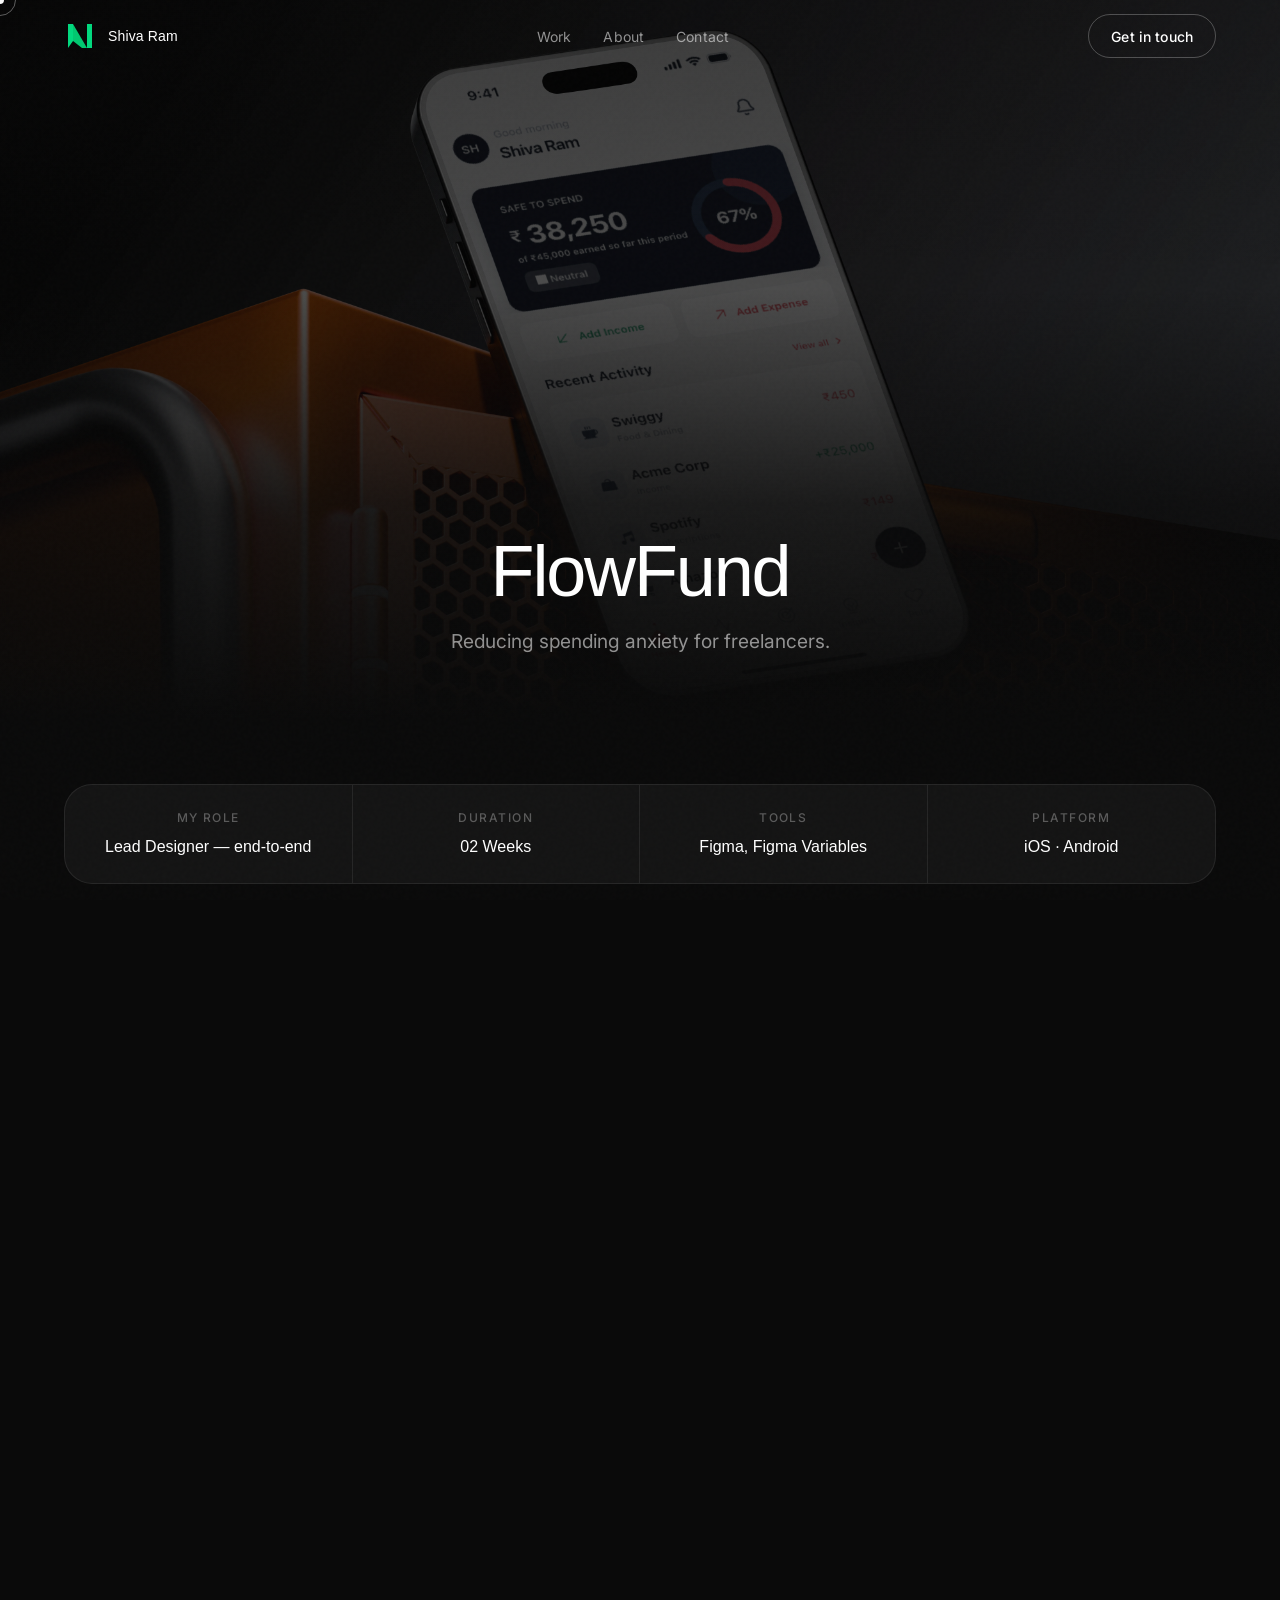
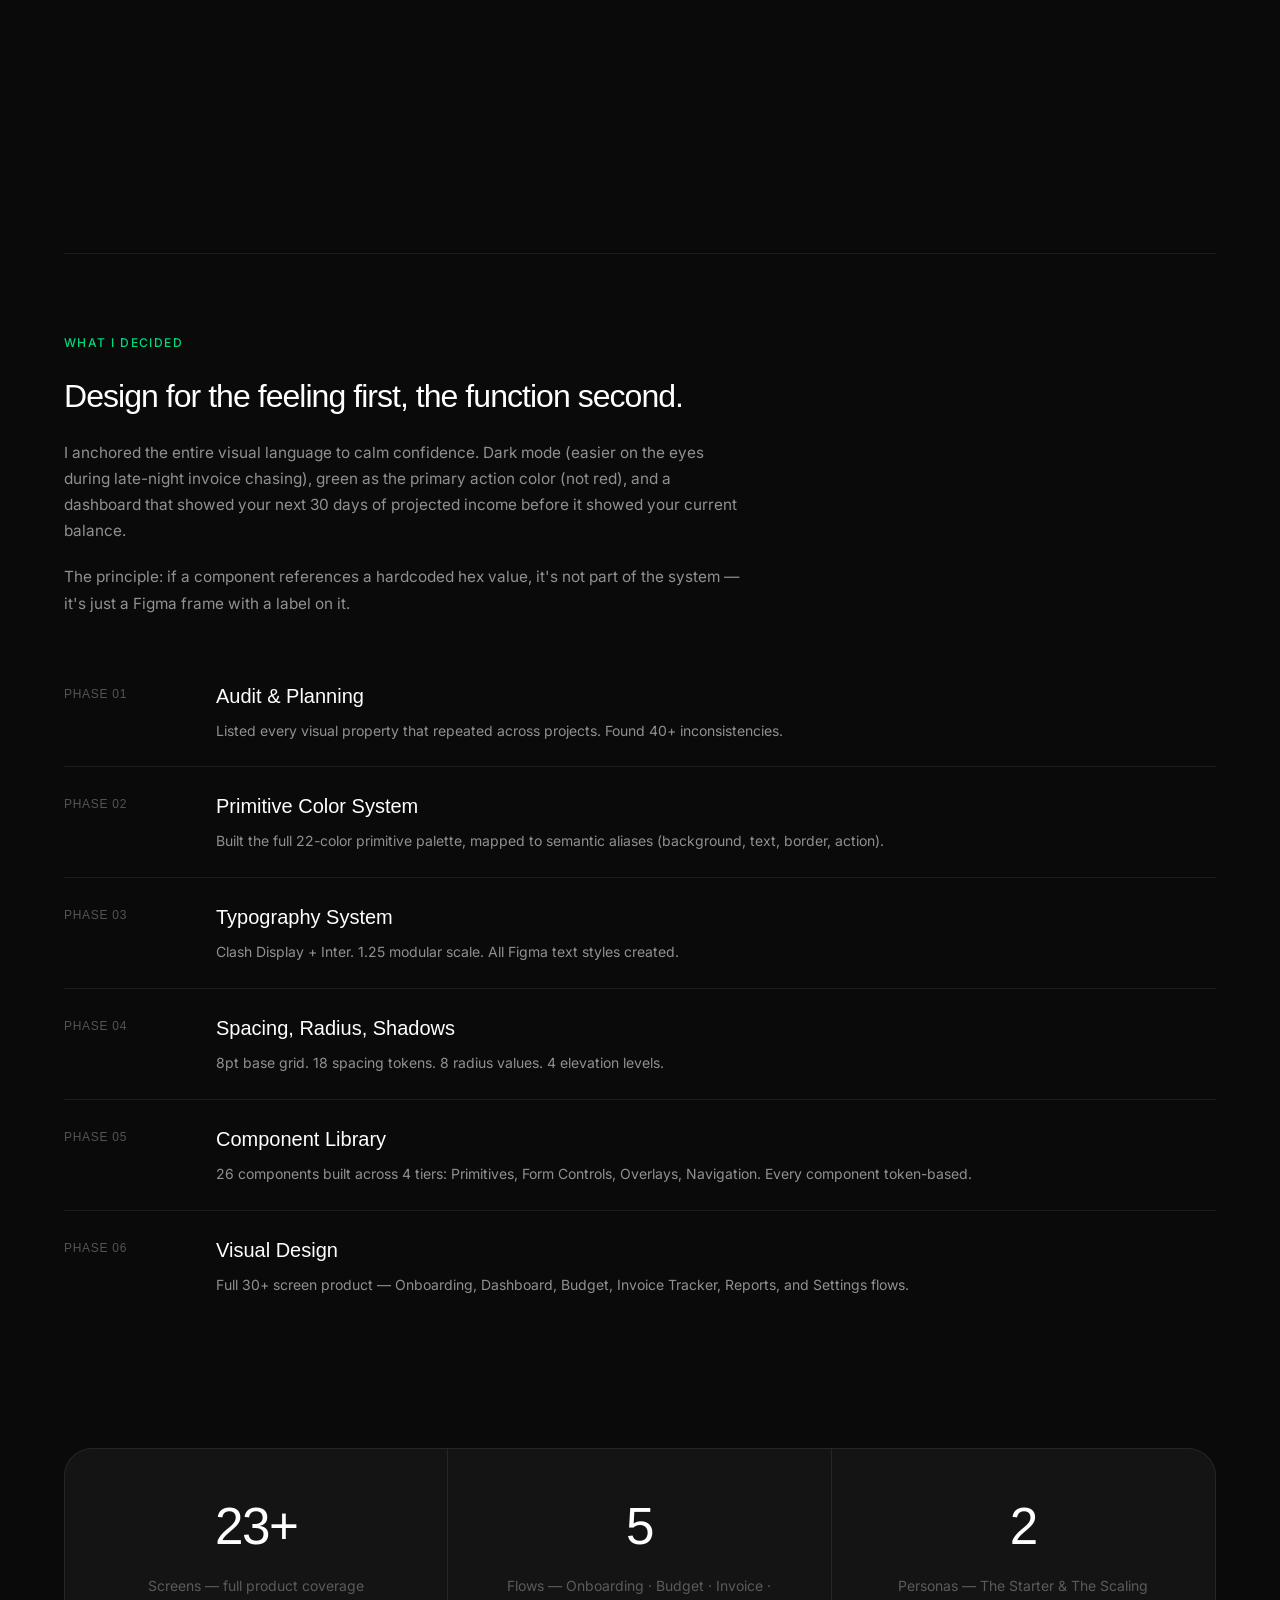
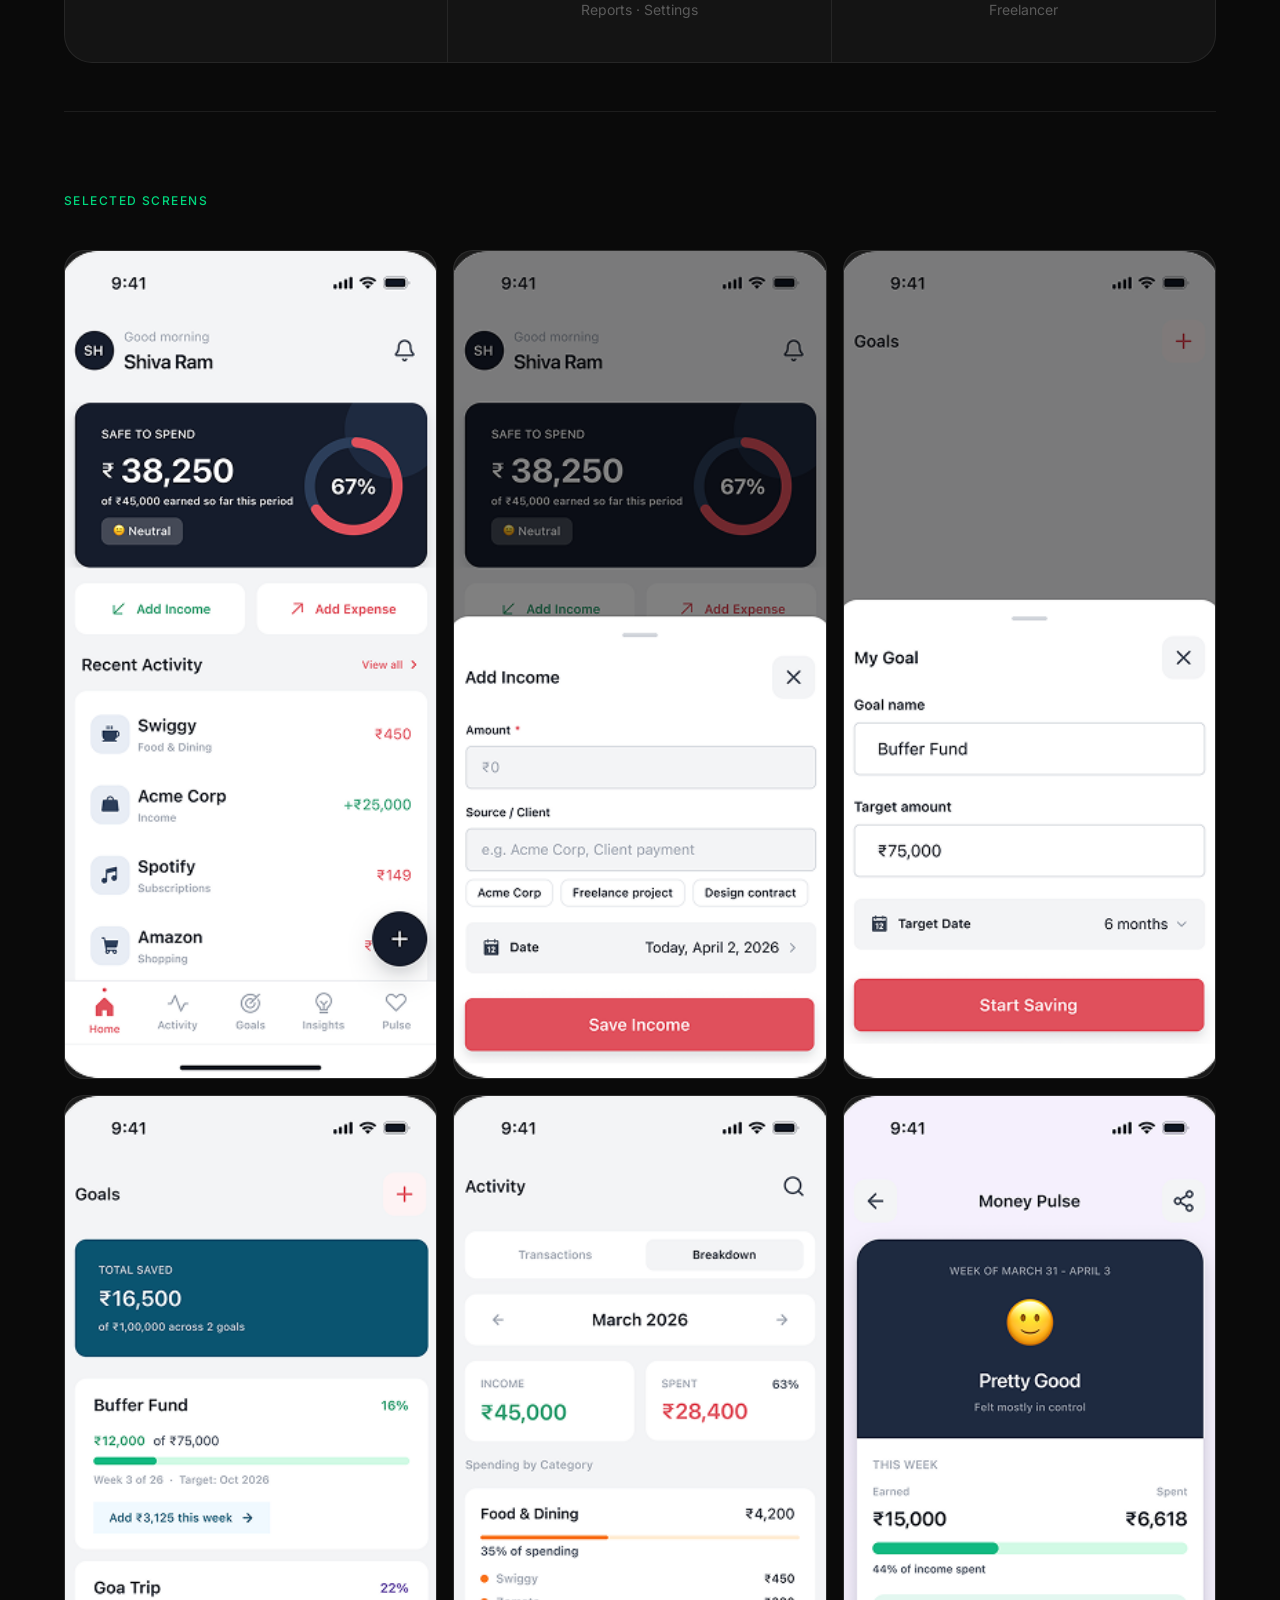
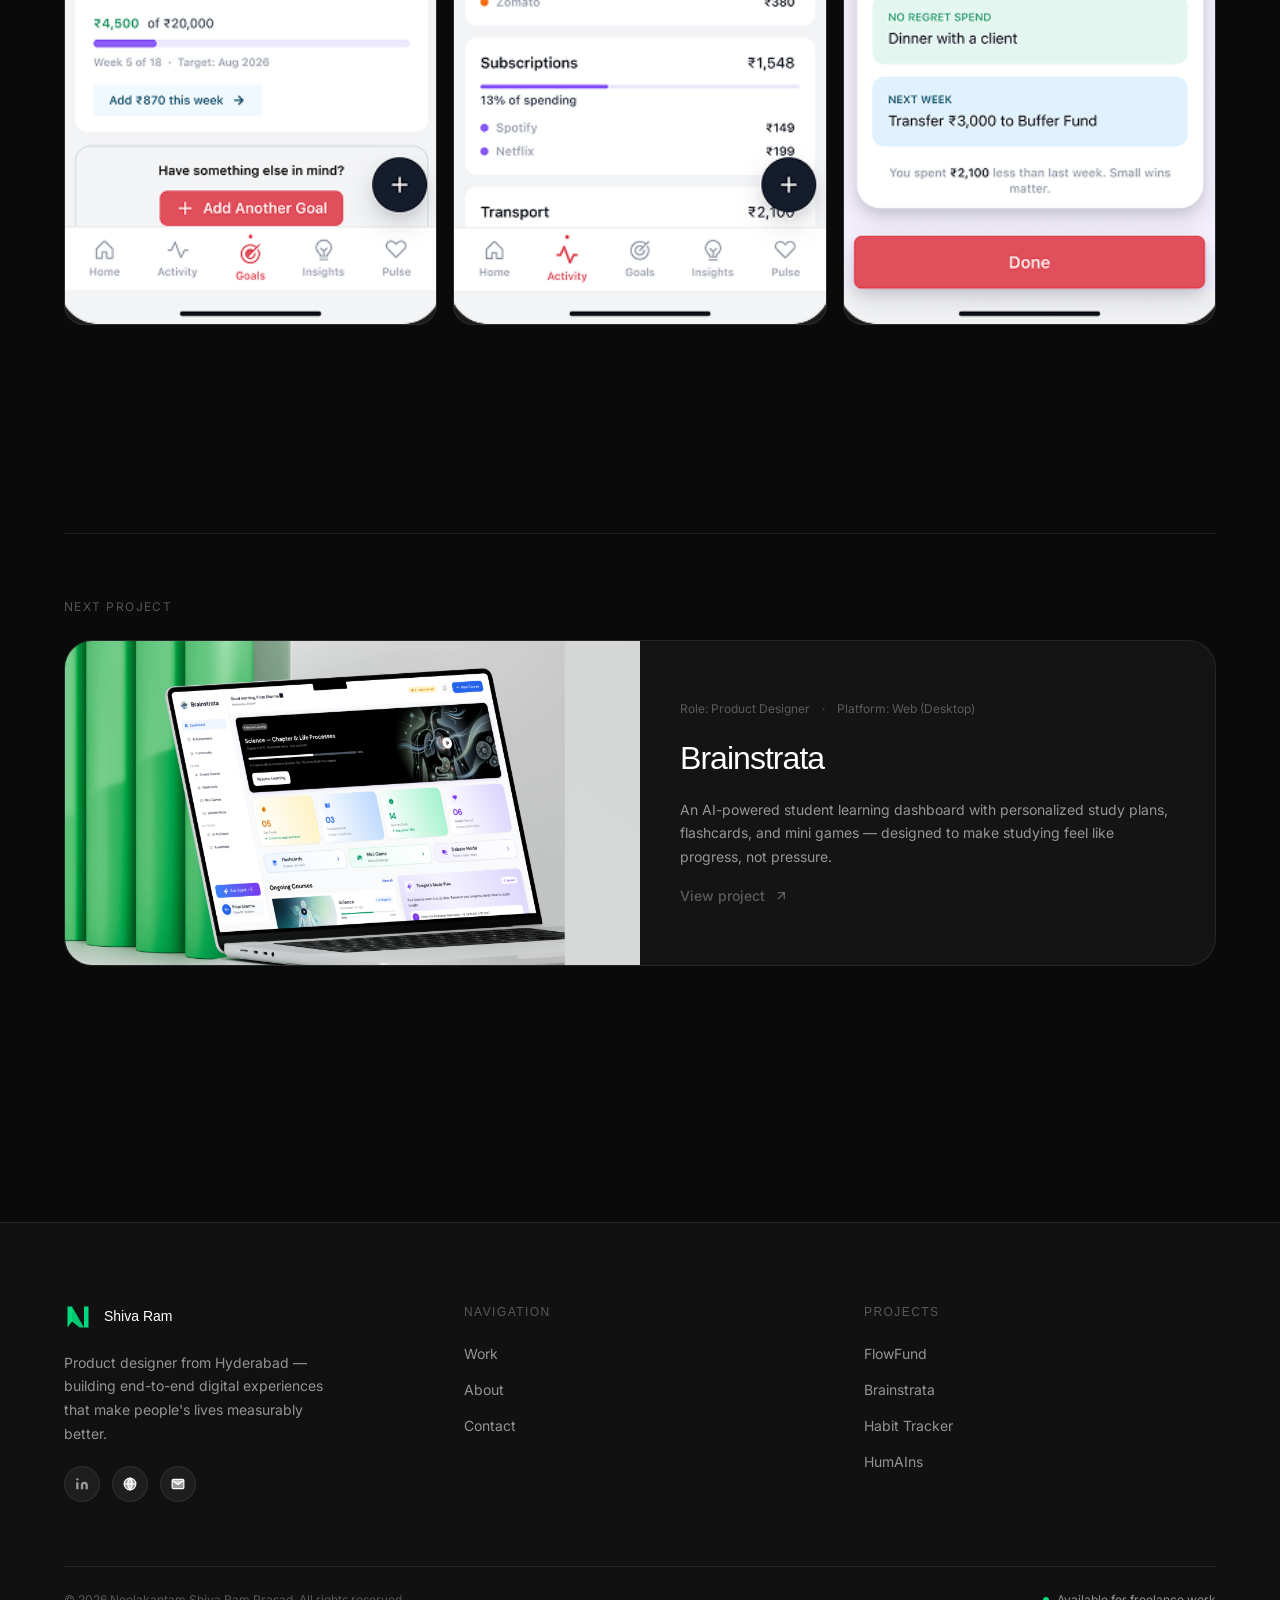
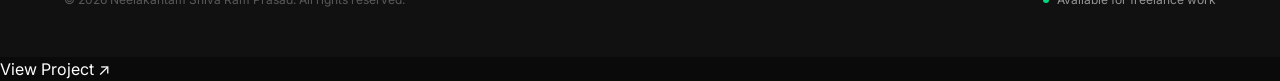
<file: project-flowfund.html>
<!DOCTYPE html>
<html lang="en">
<head>
  <meta charset="UTF-8">
  <meta name="viewport" content="width=device-width, initial-scale=1.0">
  <meta name="description" content="FlowFund — iOS personal finance app designed for freelancers with irregular income. Full UX case study by Shiva Ram.">
  <title>FlowFund — Shiva Ram</title>

  <link rel="preconnect" href="https://api.fontshare.com">
  <link rel="preconnect" href="https://fonts.googleapis.com">
  <link rel="preconnect" href="https://fonts.gstatic.com" crossorigin>

  <link rel="stylesheet" href="css/tokens.css">
  <link rel="stylesheet" href="css/base.css">
  <link rel="stylesheet" href="css/nav.css">
  <link rel="stylesheet" href="css/components.css">
  <link rel="stylesheet" href="css/project.css">
</head>
<body>

  <div id="nav-placeholder"></div>

  <main>

    <section class="project-hero">
      <div class="project-hero__bg">
        <img src="assets/images/hero-flowfund.svg" alt="FlowFund app hero">
      </div>
      <div class="project-hero__content">
        <h1 class="project-hero__name reveal">FlowFund</h1>
        <p class="project-hero__tagline reveal reveal--delay-1">Reducing spending anxiety for freelancers.</p>
      </div>
    </section>

    <div class="container">

      <div class="project-meta-bar reveal">
        <div class="project-meta-item">
          <p class="project-meta-label">My Role</p>
          <p class="project-meta-value">Lead Designer — end-to-end</p>
        </div>
        <div class="project-meta-item">
          <p class="project-meta-label">Duration</p>
          <p class="project-meta-value">02 Weeks</p>
        </div>
        <div class="project-meta-item">
          <p class="project-meta-label">Tools</p>
          <p class="project-meta-value">Figma, Figma Variables</p>
        </div>
        <div class="project-meta-item">
          <p class="project-meta-label">Platform</p>
          <p class="project-meta-value">iOS · Android</p>
        </div>
      </div>

      <div class="project-section">
        <p class="project-section__label reveal">The Brief</p>
        <h2 class="project-section__headline reveal reveal--delay-1">
          Freelancers are bad at money because their tools weren't built for how they actually get paid.
        </h2>
        <div class="project-section__body reveal reveal--delay-2">
          <p>
            A freelancer's income doesn't arrive on the 1st and 15th. It arrives whenever the client finally pays the
            invoice — sometimes in three installments, sometimes six weeks late.
          </p>
          <p>
            Every budgeting app on the market assumes a salary.
            FlowFund was designed to assume nothing except uncertainty — and help users feel less afraid of it.
          </p>
        </div>
      </div>

      <div class="project-section">
        <p class="project-section__label reveal">The Challenge</p>
        <h2 class="project-section__headline reveal reveal--delay-1">
          Income unpredictability is a UX problem, not just a financial one.
        </h2>
        <div class="project-section__body reveal reveal--delay-2">
          <!-- fixed: was an unclosed <p> -->
          <p>
            The core challenge wasn't the math. It was the emotion.
            Users didn't need more data — they needed to feel in control of data they already had.
          </p>
          <p>
            Every design decision had to reduce anxiety, not add to it.
            That meant no red negative numbers. No alarming empty states.
            No "you've overspent" warnings without a clear next action.
          </p>
        </div>
      </div>

      <div class="project-section">
        <p class="project-section__label reveal">What I Decided</p>
        <h2 class="project-section__headline reveal reveal--delay-1">
          Design for the feeling first, the function second.
        </h2>
        <div class="project-section__body reveal reveal--delay-2">
          <p>
            I anchored the entire visual language to calm confidence.
            Dark mode (easier on the eyes during late-night invoice chasing), green as the primary action color (not red),
            and a dashboard that showed your next 30 days of projected income before it showed your current balance.
          </p>
          <p>
            The principle: if a component references a hardcoded hex value, it's not part of the system — it's just a
            Figma frame with a label on it.
          </p>
        </div>

        <div class="phases-list reveal reveal--delay-3">
          <div class="phase-item">
            <span class="phase-number">Phase 01</span>
            <div>
              <h3 class="phase-title">Audit &amp; Planning</h3>
              <p class="phase-desc">Listed every visual property that repeated across projects. Found 40+ inconsistencies.</p>
            </div>
          </div>
          <div class="phase-item">
            <span class="phase-number">Phase 02</span>
            <div>
              <h3 class="phase-title">Primitive Color System</h3>
              <p class="phase-desc">Built the full 22-color primitive palette, mapped to semantic aliases (background, text, border, action).</p>
            </div>
          </div>
          <div class="phase-item">
            <span class="phase-number">Phase 03</span>
            <div>
              <h3 class="phase-title">Typography System</h3>
              <p class="phase-desc">Clash Display + Inter. 1.25 modular scale. All Figma text styles created.</p>
            </div>
          </div>
          <div class="phase-item">
            <span class="phase-number">Phase 04</span>
            <div>
              <h3 class="phase-title">Spacing, Radius, Shadows</h3>
              <p class="phase-desc">8pt base grid. 18 spacing tokens. 8 radius values. 4 elevation levels.</p>
            </div>
          </div>
          <div class="phase-item">
            <span class="phase-number">Phase 05</span>
            <div>
              <h3 class="phase-title">Component Library</h3>
              <p class="phase-desc">26 components built across 4 tiers: Primitives, Form Controls, Overlays, Navigation. Every component token-based.</p>
            </div>
          </div>
          <div class="phase-item">
            <span class="phase-number">Phase 06</span>
            <div>
              <h3 class="phase-title">Visual Design</h3>
              <p class="phase-desc">Full 30+ screen product — Onboarding, Dashboard, Budget, Invoice Tracker, Reports, and Settings flows.</p>
            </div>
          </div>
        </div>
      </div>

      <!-- fixed: broken stats div (missing closing >) -->
      <div class="stats-row reveal">
        <div class="stats-row__item">
          <p class="stats-row__value" data-count="25" data-suffix="+">0+</p>
          <p class="stats-row__label">Screens — full product coverage</p>
        </div>
        <div class="stats-row__item">
          <p class="stats-row__value" data-count="5">0</p>
          <p class="stats-row__label">Flows — Onboarding · Budget · Invoice · Reports · Settings</p>
        </div>
        <div class="stats-row__item">
          <p class="stats-row__value" data-count="2">0</p>
          <p class="stats-row__label">Personas — The Starter &amp; The Scaling Freelancer</p>
        </div>
      </div>

      <div class="project-section">
        <p class="project-section__label reveal">Selected Screens</p>
        <div class="screens-grid">
          <div class="screen-item reveal">
            <img src="assets/images/FlowFund 1.png" alt="FlowFund onboarding screen">
          </div>
          <div class="screen-item reveal reveal--delay-1">
            <img src="assets/images/FlowFund 2.png" alt="FlowFund dashboard screen">
          </div>
          <div class="screen-item reveal reveal--delay-2">
            <img src="assets/images/FlowFund 3.png" alt="FlowFund budget screen">
          </div>
          <div class="screen-item reveal reveal--delay-1">
            <img src="assets/images/FlowFund 4.png" alt="FlowFund invoice screen">
          </div>
          <div class="screen-item reveal reveal--delay-2">
            <img src="assets/images/FlowFund 5.png" alt="FlowFund reports screen">
          </div>
          <div class="screen-item reveal reveal--delay-3">
            <img src="assets/images/FlowFund 6.png" alt="FlowFund settings screen">
          </div>
        </div>
      </div>

      <div class="next-project">
        <p class="next-project__label reveal">Next Project</p>
        <a href="project-brainstrata.html" class="next-project-card reveal reveal--delay-1" data-tilt data-tilt-max="3">
          <div class="next-project-card__image">
            <img src="assets/images/thumb-Brainstrata.svg" alt="Brainstrata thumbnail">
          </div>
          <div class="next-project-card__info">
            <div class="next-project-card__meta">
              <span>Role: Product Designer</span>
              <span>·</span>
              <span>Platform: Web (Desktop)</span>
            </div>
            <h3 class="next-project-card__name">Brainstrata</h3>
            <p class="next-project-card__desc">An AI-powered student learning dashboard with personalized study plans, flashcards, and mini games — designed to make studying feel like progress, not pressure.</p>
            <span class="next-project-card__cta">
              View project
              <svg viewBox="0 0 24 24" fill="none" stroke="currentColor" stroke-width="2" width="16" height="16" aria-hidden="true"><line x1="7" y1="17" x2="17" y2="7"/><polyline points="7 7 17 7 17 17"/></svg>
            </span>
          </div>
        </a>
      </div>

    </div>
  </main>

  <div id="footer-placeholder"></div>
  <script src="js/partials.js"></script>
  <script src="js/main.js"></script>
</body>
</html>
</file>
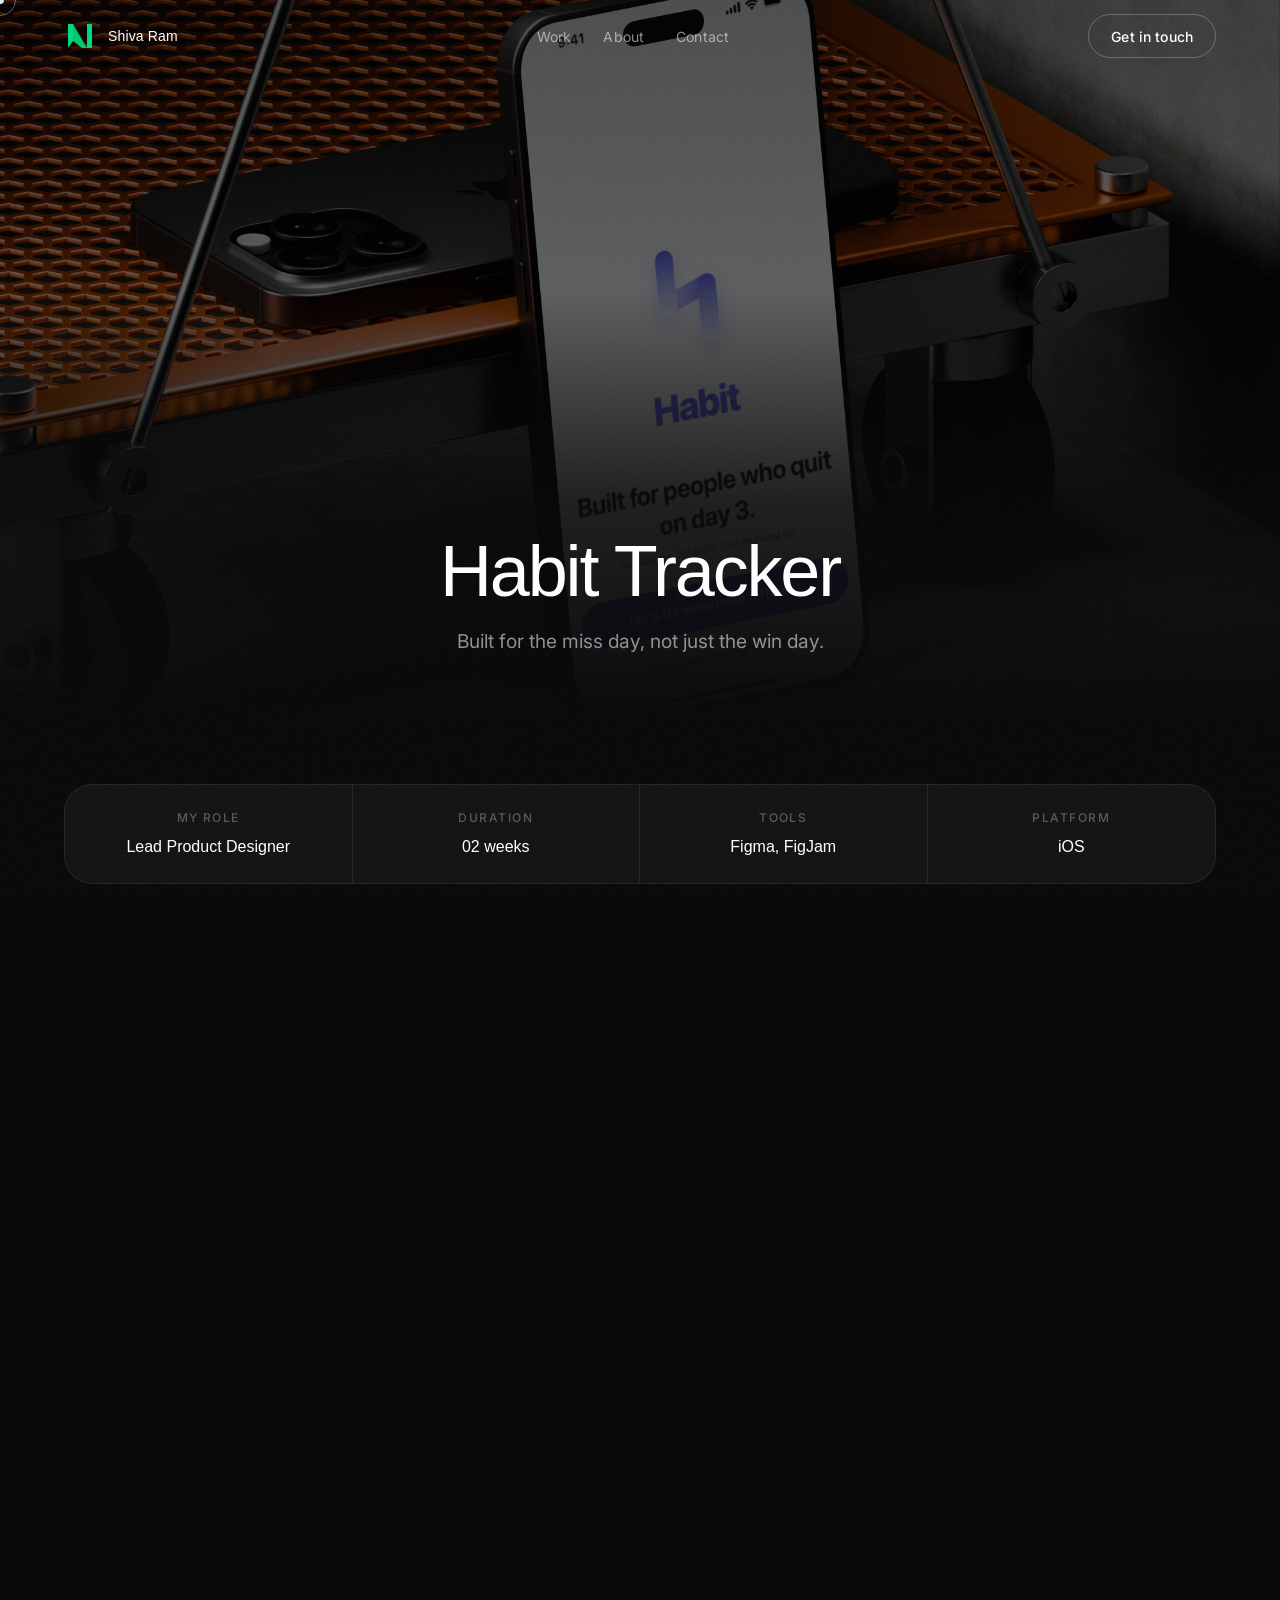
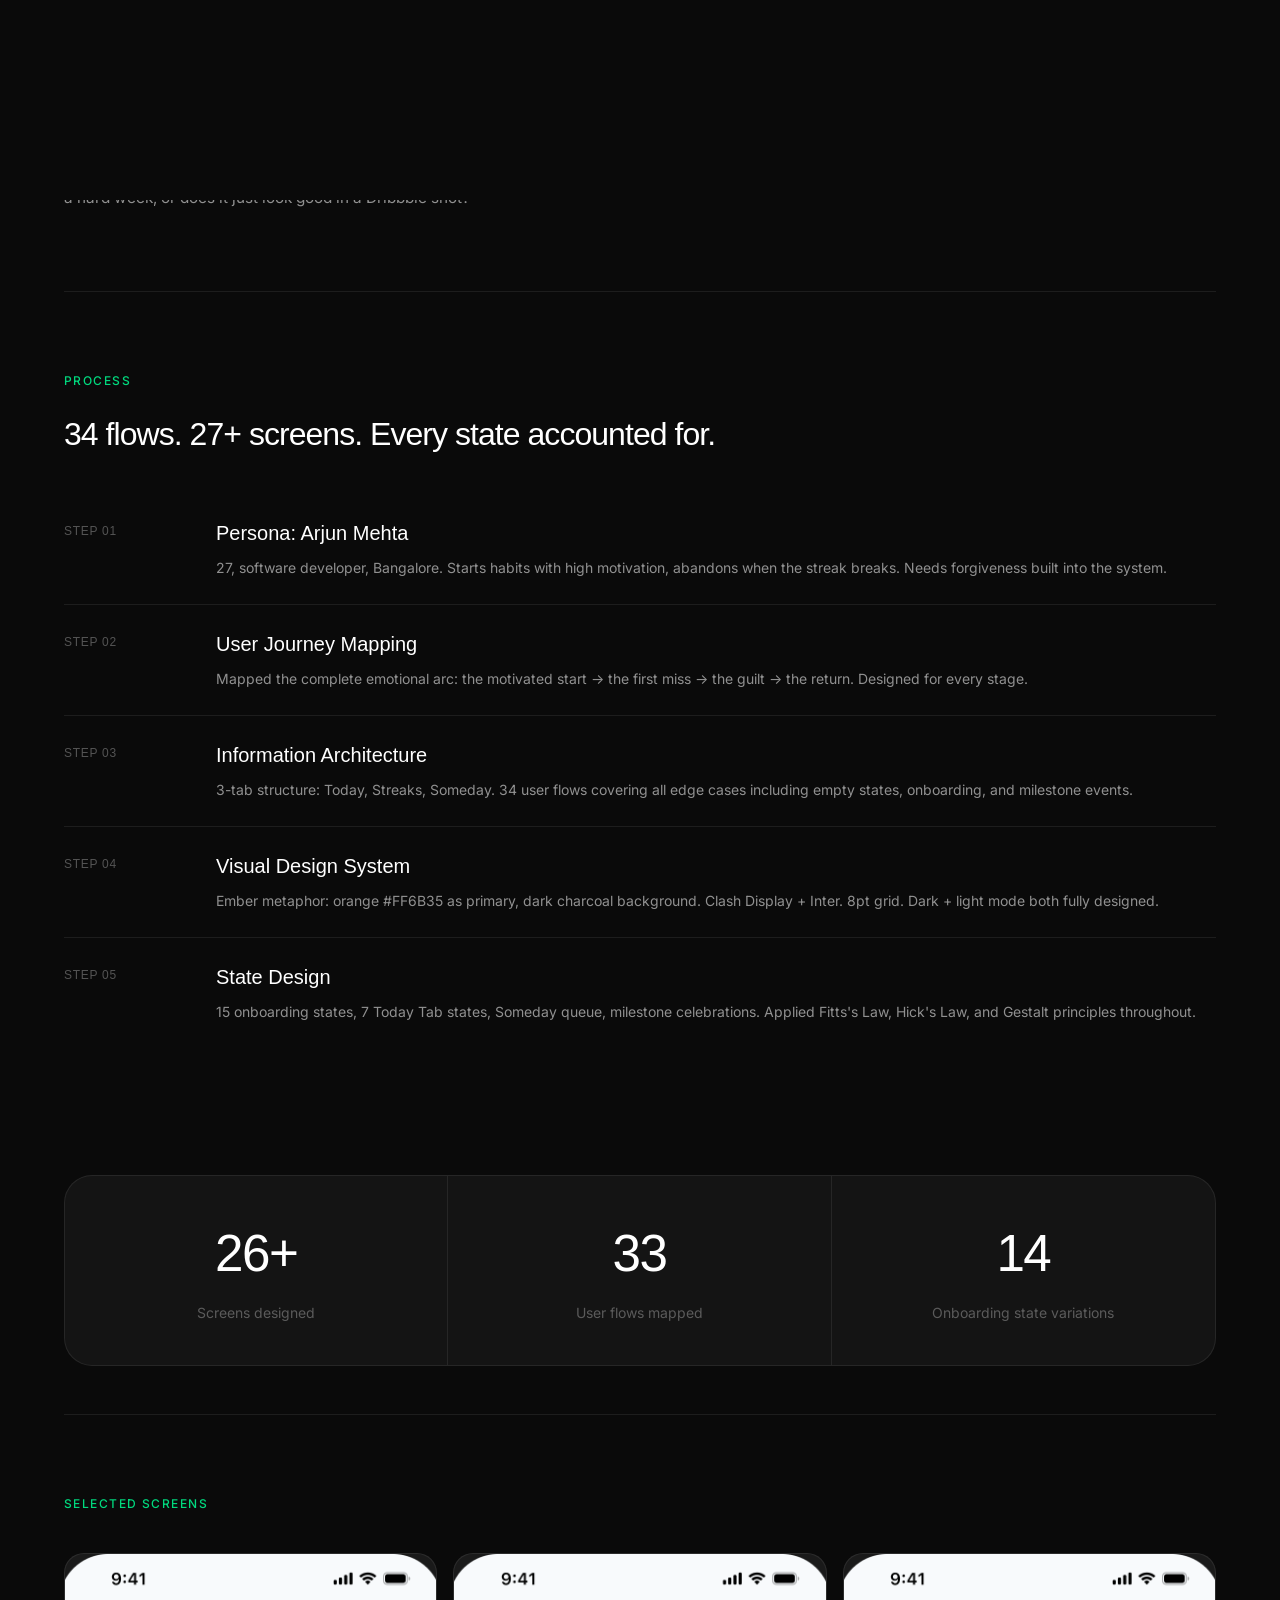
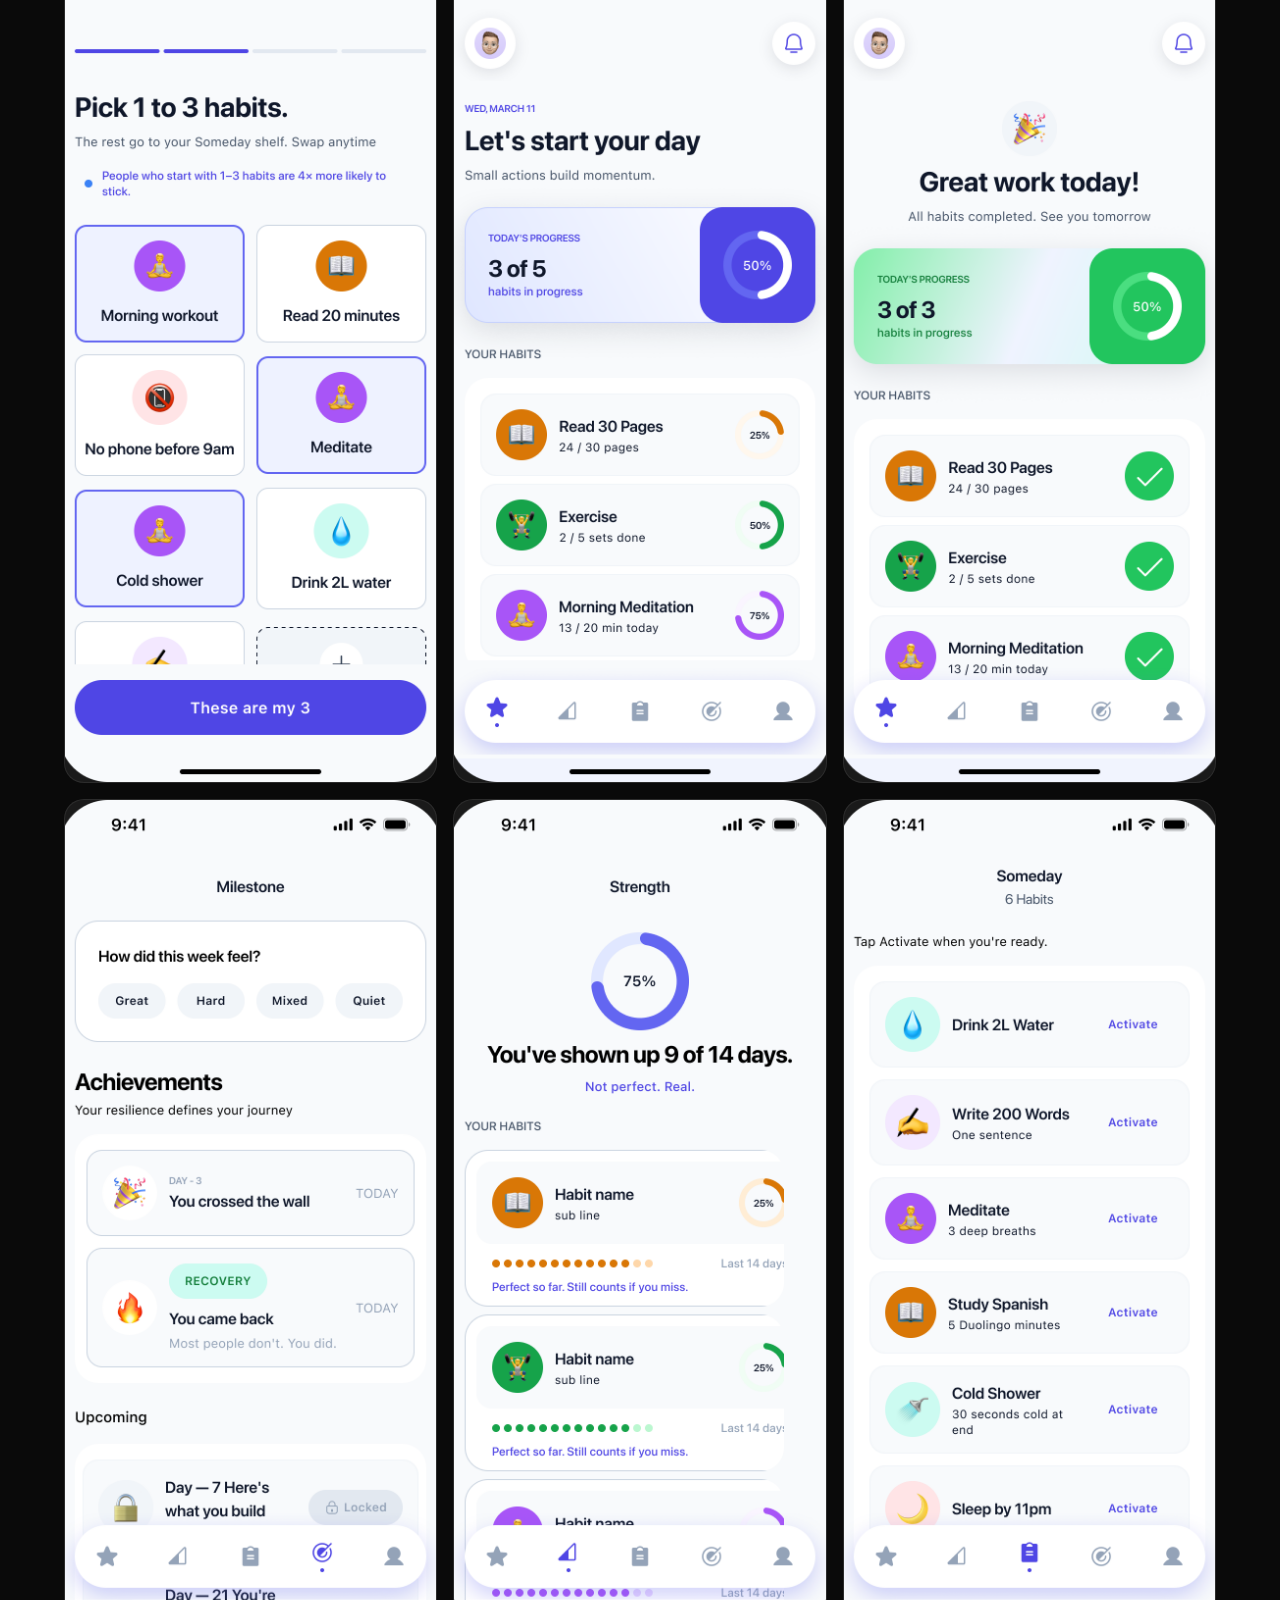
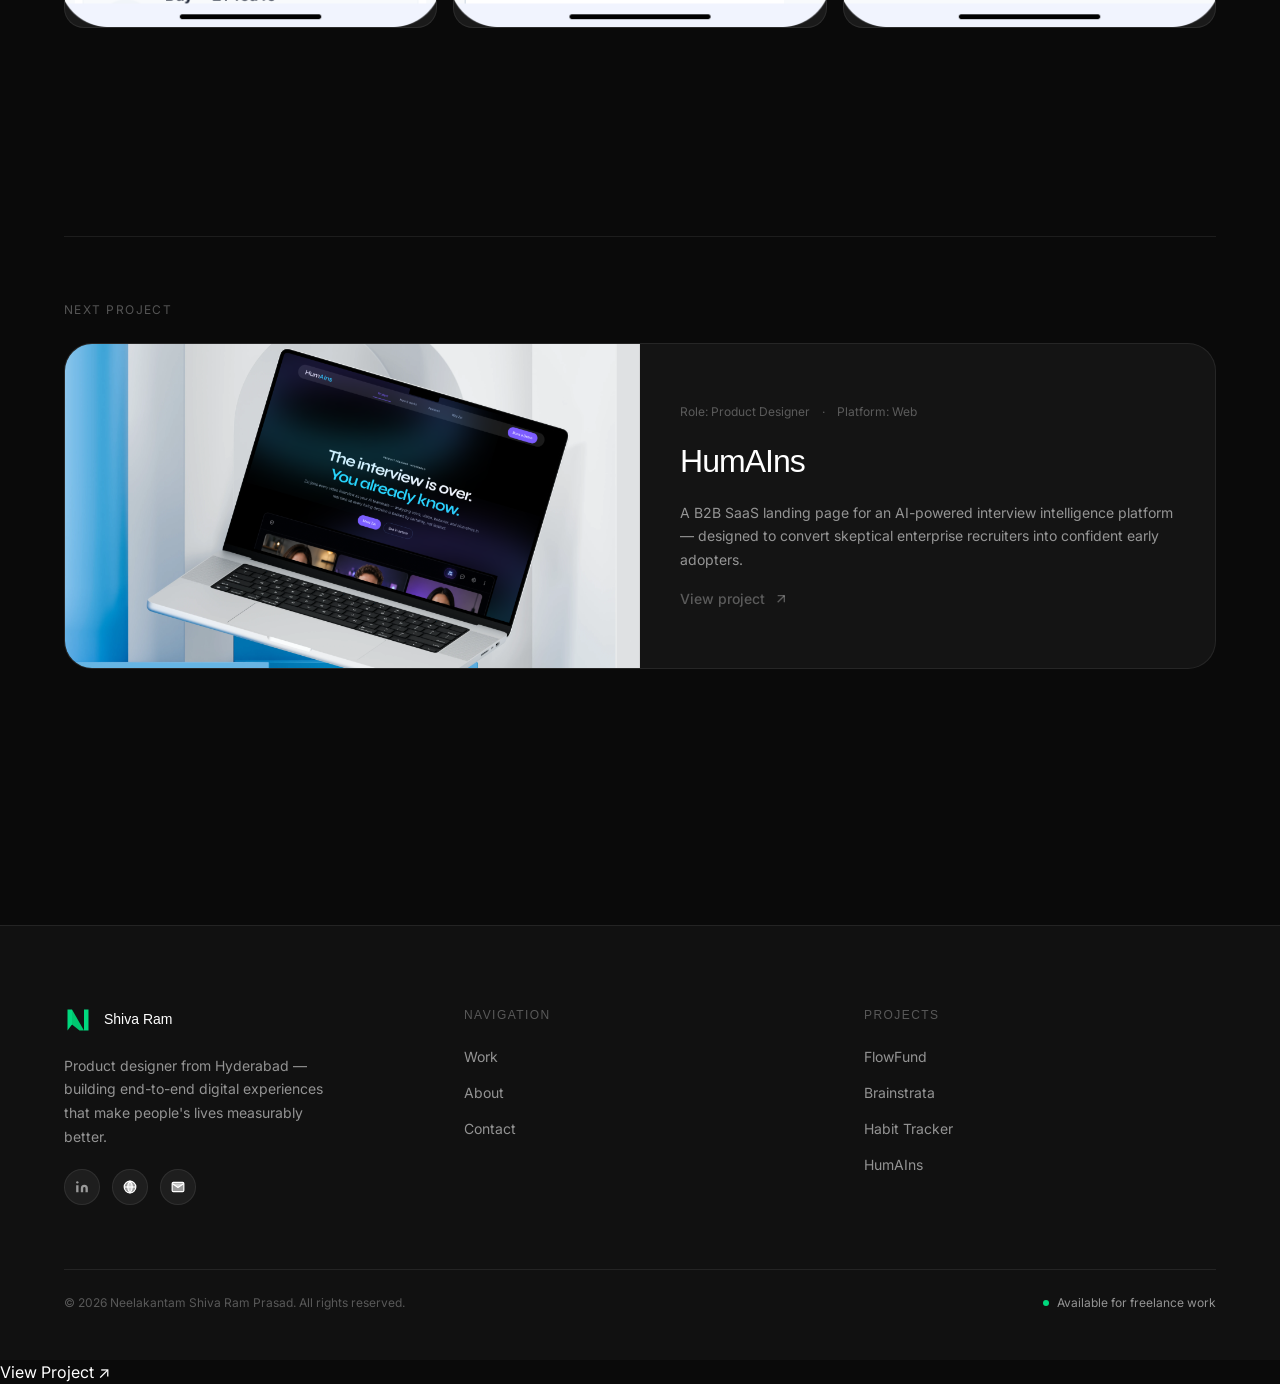
<file: project-habittracker.html>
<!DOCTYPE html>
<html lang="en">
<head>
  <meta charset="UTF-8">
  <meta name="viewport" content="width=device-width, initial-scale=1.0">
  <meta name="description" content="Habit Tracker (StreakShield) — iOS app designed for the miss day, not just the win day. Full UX case study by Shiva Ram.">
  <title>Habit Tracker — Shiva Ram</title>

  <link rel="preconnect" href="https://api.fontshare.com">
  <link rel="preconnect" href="https://fonts.googleapis.com">
  <link rel="preconnect" href="https://fonts.gstatic.com" crossorigin>

  <link rel="stylesheet" href="css/tokens.css">
  <link rel="stylesheet" href="css/base.css">
  <link rel="stylesheet" href="css/nav.css">
  <link rel="stylesheet" href="css/components.css">
  <link rel="stylesheet" href="css/project.css">
</head>
<body>

  <div id="nav-placeholder"></div>

  <main>
    <section class="project-hero">
      <div class="project-hero__bg">
        <img src="assets/images/hero-habittracker.svg" alt="Habit Tracker app hero">
      </div>
      <div class="project-hero__content">
        <h1 class="project-hero__name reveal">Habit Tracker</h1>
        <p class="project-hero__tagline reveal reveal--delay-1">Built for the miss day, not just the win day.</p>
      </div>
    </section>

    <div class="container">

      <div class="project-meta-bar reveal">
        <div class="project-meta-item">
          <p class="project-meta-label">My Role</p>
          <p class="project-meta-value">Lead Product Designer</p>
        </div>
        <div class="project-meta-item">
          <p class="project-meta-label">Duration</p>
          <p class="project-meta-value">02 weeks</p>
        </div>
        <div class="project-meta-item">
          <p class="project-meta-label">Tools</p>
          <p class="project-meta-value">Figma, FigJam</p>
        </div>
        <div class="project-meta-item">
          <p class="project-meta-label">Platform</p>
          <p class="project-meta-value">iOS</p>
        </div>
      </div>

      <div class="project-section">
        <p class="project-section__label reveal">The Brief</p>
        <h2 class="project-section__headline reveal reveal--delay-1">
          Every habit app is designed for the person who never misses. This one isn't.
        </h2>
        <div class="project-section__body reveal reveal--delay-2">
          <p>
            Most habit apps punish you for breaking your streak. They make the miss feel like failure — and that feeling
            is exactly what makes people quit. I wanted to design something that treated consistency as a spectrum, not a binary.
          </p>
          <p>
            The brief: a minimal iOS habit tracker capped at 3 habits, no gamification, with an ember metaphor at the
            core. Keep the flame alive. Don't let it go out. But if it dims — it can come back.
          </p>
        </div>
      </div>

      <div class="project-section">
        <p class="project-section__label reveal">Design Thinking</p>
        <h2 class="project-section__headline reveal reveal--delay-1">
          The constraint was the design. Three habits. No more.
        </h2>
        <div class="project-section__body reveal reveal--delay-2">
          <p>
            The 3-habit cap wasn't a technical limitation. It was a design principle grounded in behaviour science.
            Research consistently shows that people attempting more than 3 new habits simultaneously succeed with none.
            The app's job was to enforce that discipline before the user had to.
          </p>
          <p>
            Every UX decision ran through one question: does this help someone maintain a habit through a hard week,
            or does it just look good in a Dribbble shot?
          </p>
        </div>
      </div>

      <div class="project-section">
        <p class="project-section__label reveal">Process</p>
        <h2 class="project-section__headline reveal reveal--delay-1">
          34 flows. 27+ screens. Every state accounted for.
        </h2>

        <div class="phases-list reveal reveal--delay-2">
          <div class="phase-item">
            <span class="phase-number">Step 01</span>
            <div>
              <h3 class="phase-title">Persona: Arjun Mehta</h3>
              <p class="phase-desc">27, software developer, Bangalore. Starts habits with high motivation, abandons when the streak breaks. Needs forgiveness built into the system.</p>
            </div>
          </div>
          <div class="phase-item">
            <span class="phase-number">Step 02</span>
            <div>
              <h3 class="phase-title">User Journey Mapping</h3>
              <p class="phase-desc">Mapped the complete emotional arc: the motivated start → the first miss → the guilt → the return. Designed for every stage.</p>
            </div>
          </div>
          <div class="phase-item">
            <span class="phase-number">Step 03</span>
            <div>
              <h3 class="phase-title">Information Architecture</h3>
              <p class="phase-desc">3-tab structure: Today, Streaks, Someday. 34 user flows covering all edge cases including empty states, onboarding, and milestone events.</p>
            </div>
          </div>
          <div class="phase-item">
            <span class="phase-number">Step 04</span>
            <div>
              <h3 class="phase-title">Visual Design System</h3>
              <p class="phase-desc">Ember metaphor: orange #FF6B35 as primary, dark charcoal background. Clash Display + Inter. 8pt grid. Dark + light mode both fully designed.</p>
            </div>
          </div>
          <div class="phase-item">
            <span class="phase-number">Step 05</span>
            <div>
              <h3 class="phase-title">State Design</h3>
              <p class="phase-desc">15 onboarding states, 7 Today Tab states, Someday queue, milestone celebrations. Applied Fitts's Law, Hick's Law, and Gestalt principles throughout.</p>
            </div>
          </div>
        </div>
      </div>

      <div class="stats-row reveal">
        <div class="stats-row__item">
          <p class="stats-row__value" data-count="27" data-suffix="+">0+</p>
          <p class="stats-row__label">Screens designed</p>
        </div>
        <div class="stats-row__item">
          <p class="stats-row__value" data-count="34">0</p>
          <p class="stats-row__label">User flows mapped</p>
        </div>
        <div class="stats-row__item">
          <p class="stats-row__value" data-count="15">0</p>
          <p class="stats-row__label">Onboarding state variations</p>
        </div>
      </div>

      <div class="project-section">
        <p class="project-section__label reveal">Selected Screens</p>
        <div class="screens-grid">
          <div class="screen-item reveal">
            <img src="assets/images/ONB_05_Select_Habits_3 selected.png" alt="Habit Tracker onboarding — select habits">
          </div>
          <div class="screen-item reveal reveal--delay-1">
            <img src="assets/images/TB_11__Default.png" alt="Habit Tracker today tab default state">
          </div>
          <div class="screen-item reveal reveal--delay-2">
            <img src="assets/images/TB_12_Today — All Complete.png" alt="Habit Tracker today tab all complete">
          </div>
          <div class="screen-item reveal reveal--delay-1">
            <img src="assets/images/27_Milestones — Full List.png" alt="Habit Tracker milestones full list">
          </div>
          <div class="screen-item reveal reveal--delay-2">
            <img src="assets/images/17_Strength — Active.png" alt="Habit Tracker strength habit active">
          </div>
          <div class="screen-item reveal reveal--delay-3">
            <img src="assets/images/19_Someday — Habit List.png" alt="Habit Tracker someday habit list">
          </div>
        </div>
      </div>

      <div class="next-project">
        <p class="next-project__label reveal">Next Project</p>
        <a href="project-humains.html" class="next-project-card reveal reveal--delay-1" data-tilt data-tilt-max="3">
          <div class="next-project-card__image">
            <img src="assets/images/thumb-HumAIns.svg" alt="HumAIns thumbnail">
          </div>
          <div class="next-project-card__info">
            <div class="next-project-card__meta">
              <span>Role: Product Designer</span>
              <span>·</span>
              <span>Platform: Web</span>
            </div>
            <h3 class="next-project-card__name">HumAIns</h3>
            <p class="next-project-card__desc">A B2B SaaS landing page for an AI-powered interview intelligence platform — designed to convert skeptical enterprise recruiters into confident early adopters.</p>
            <span class="next-project-card__cta">
              View project
              <svg viewBox="0 0 24 24" fill="none" stroke="currentColor" stroke-width="2" width="16" height="16" aria-hidden="true"><line x1="7" y1="17" x2="17" y2="7"/><polyline points="7 7 17 7 17 17"/></svg>
            </span>
          </div>
        </a>
      </div>

    </div>
  </main>

  <div id="footer-placeholder"></div>
  <script src="js/partials.js"></script>
  <script src="js/main.js"></script>
</body>
</html>
</file>
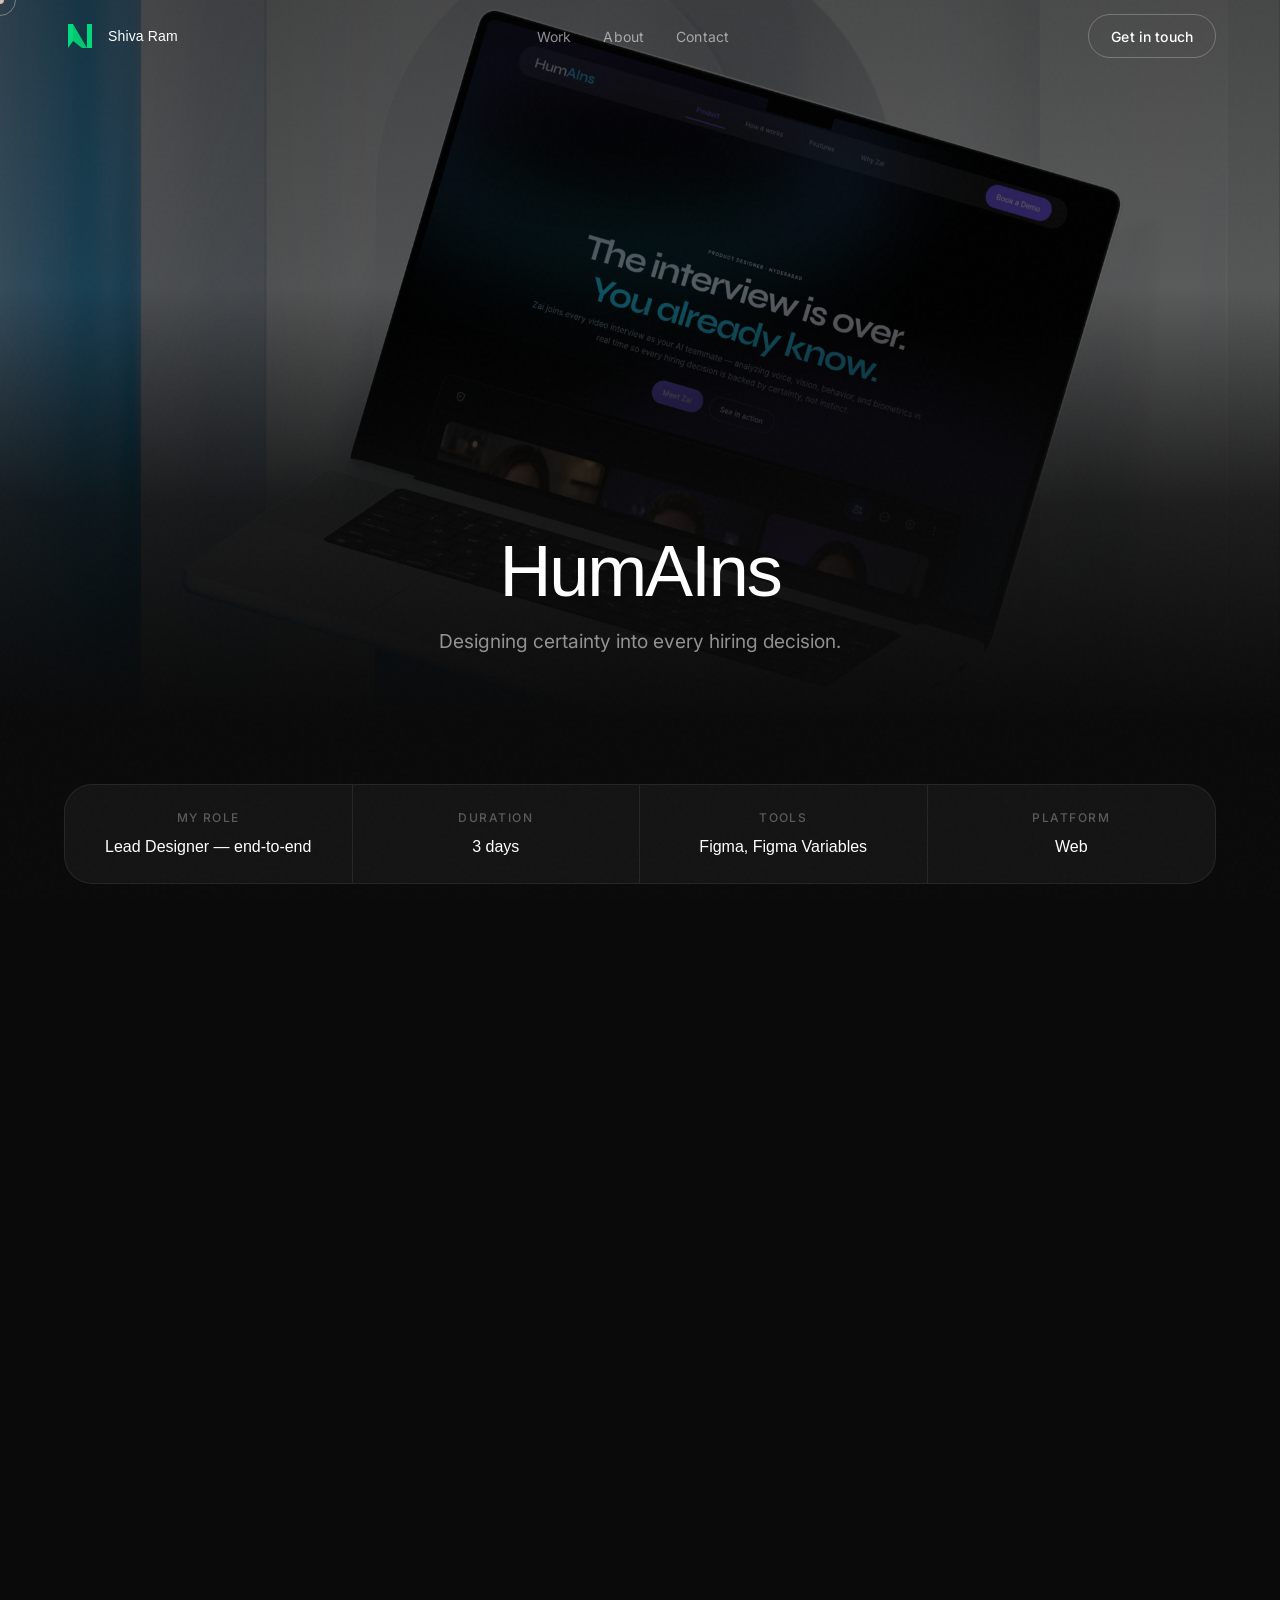
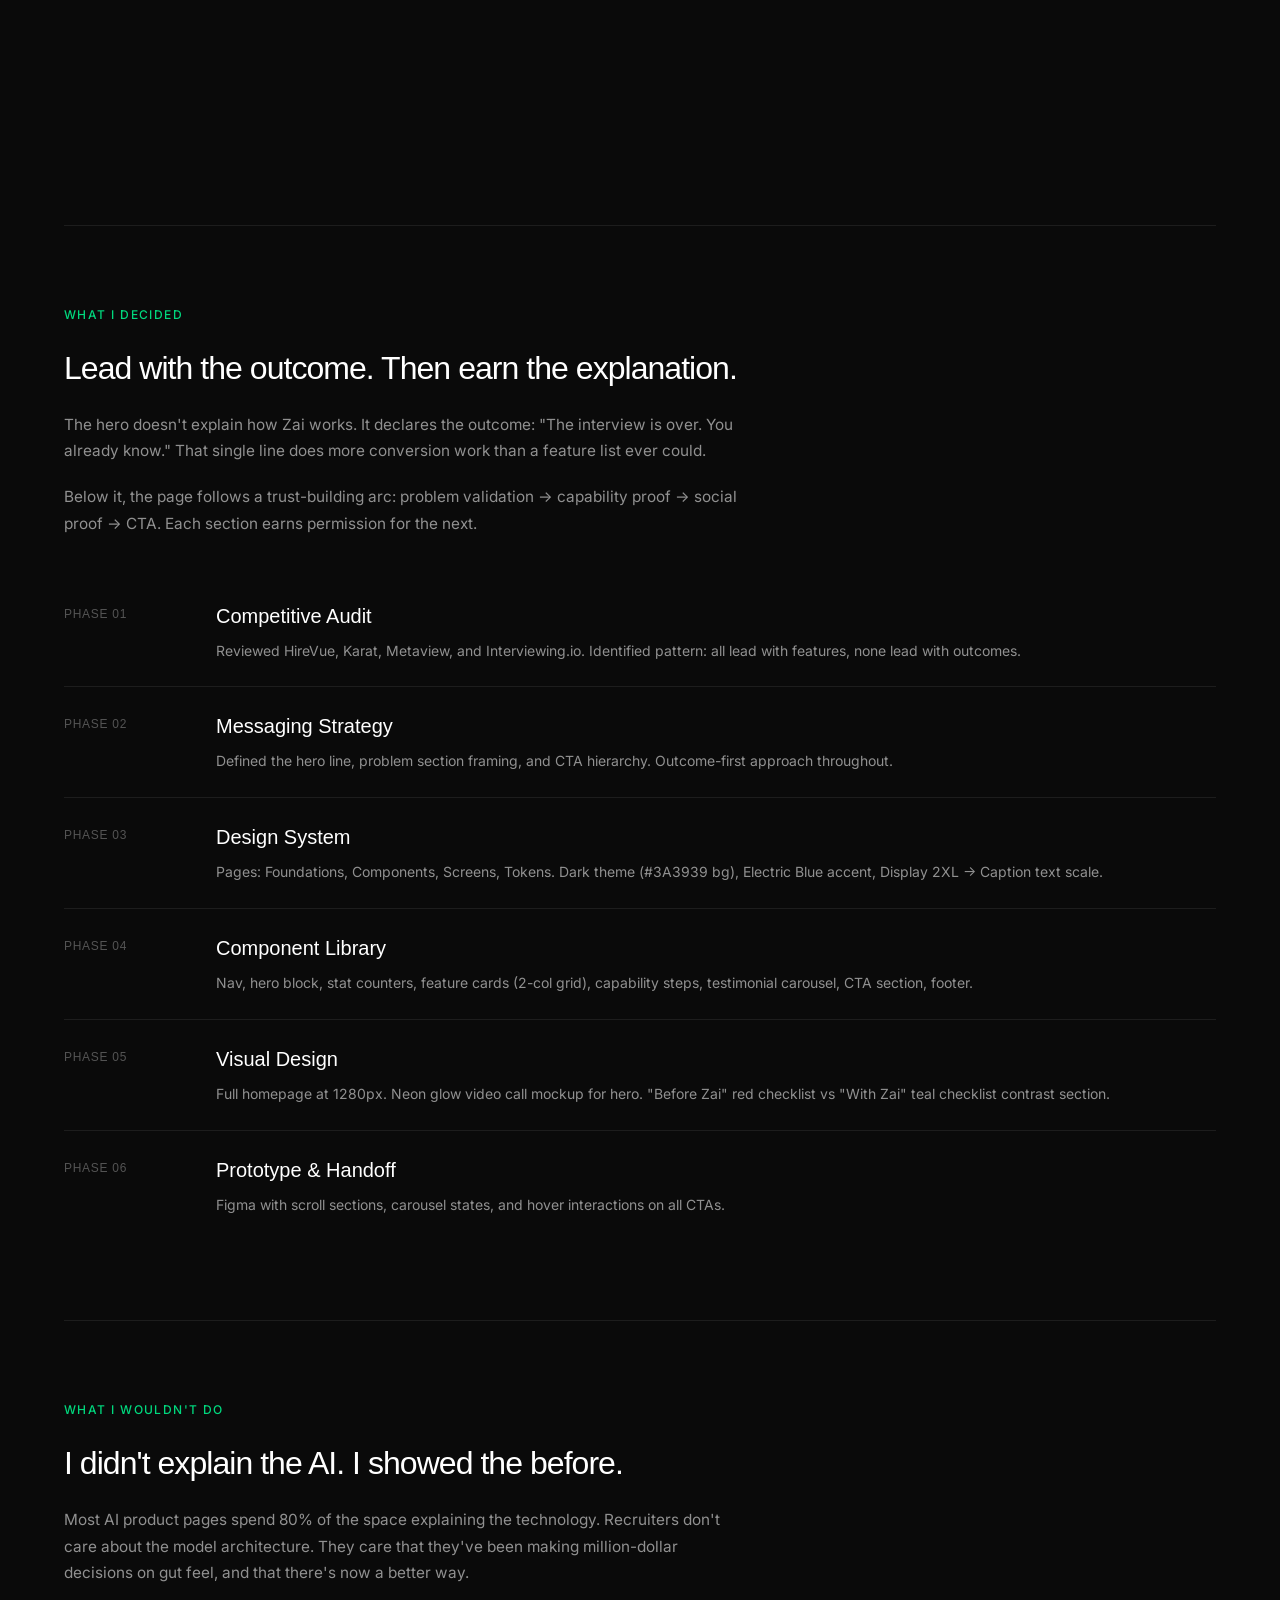
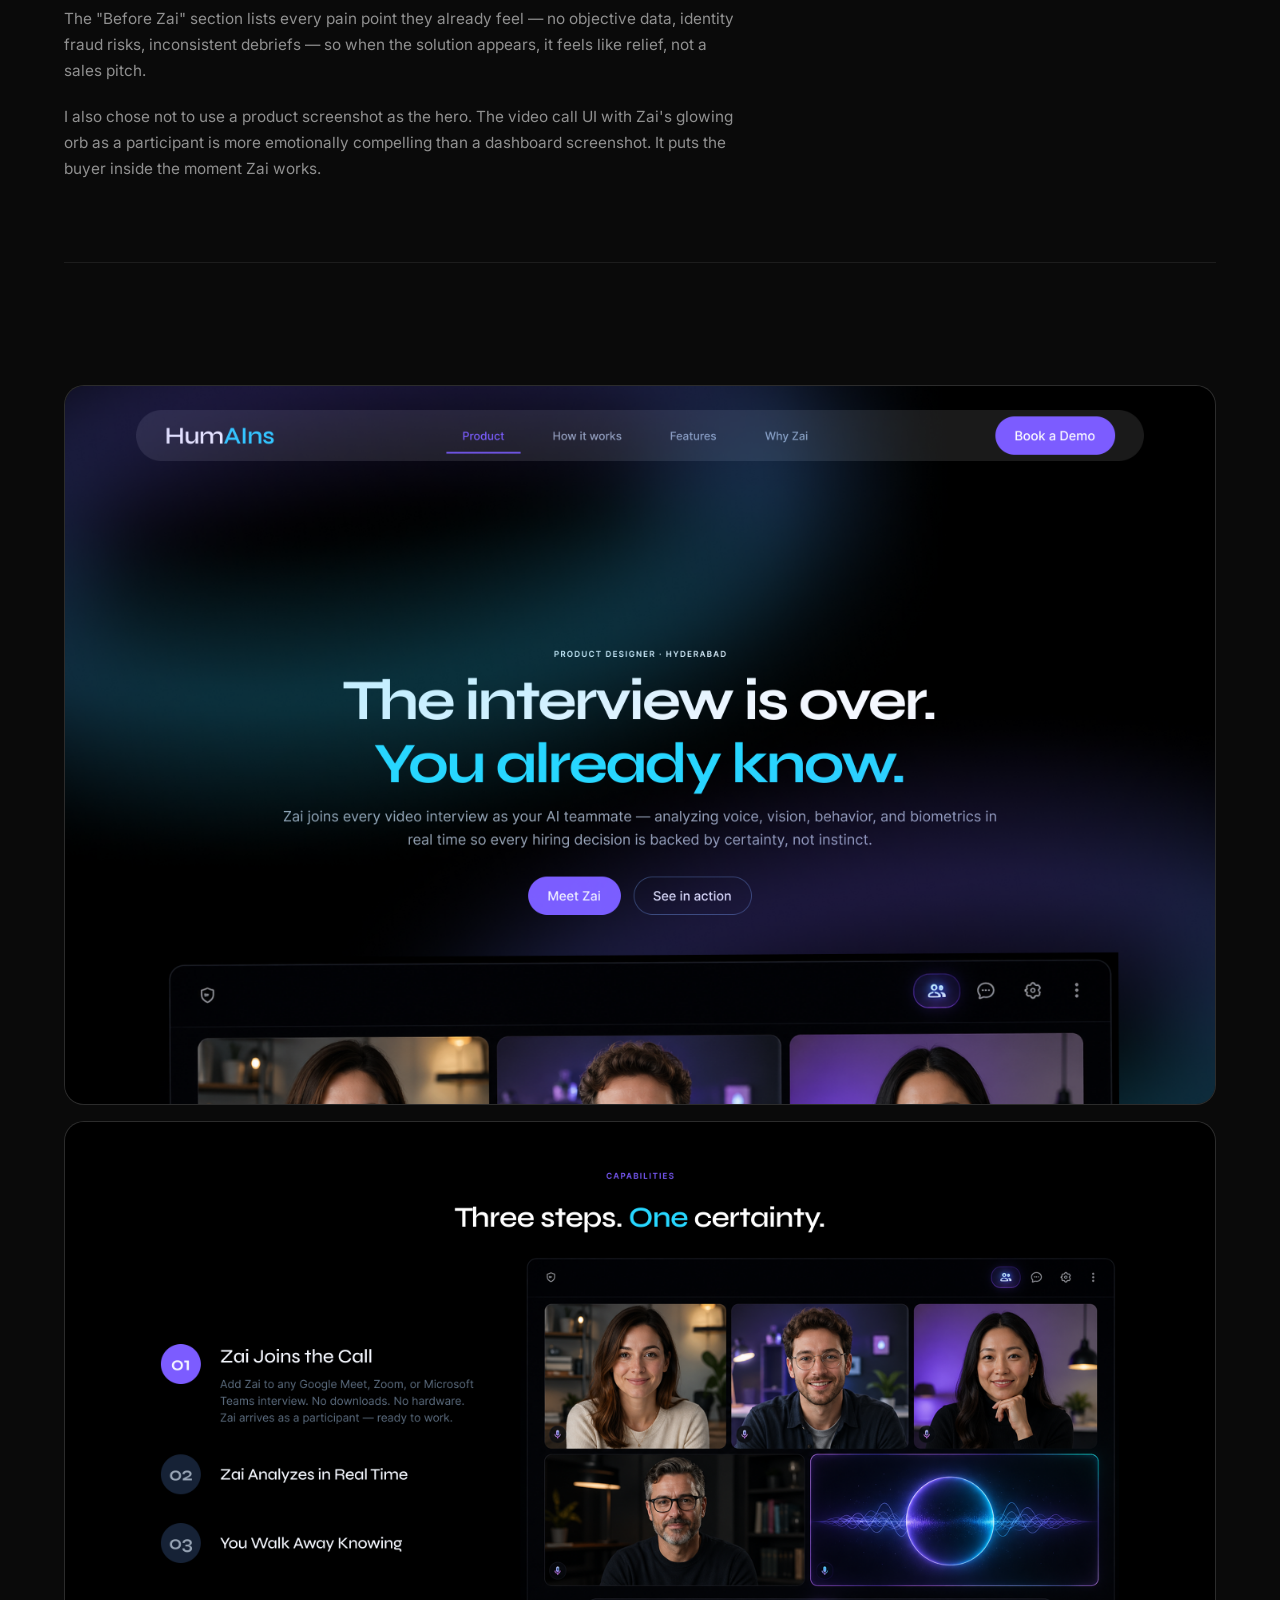
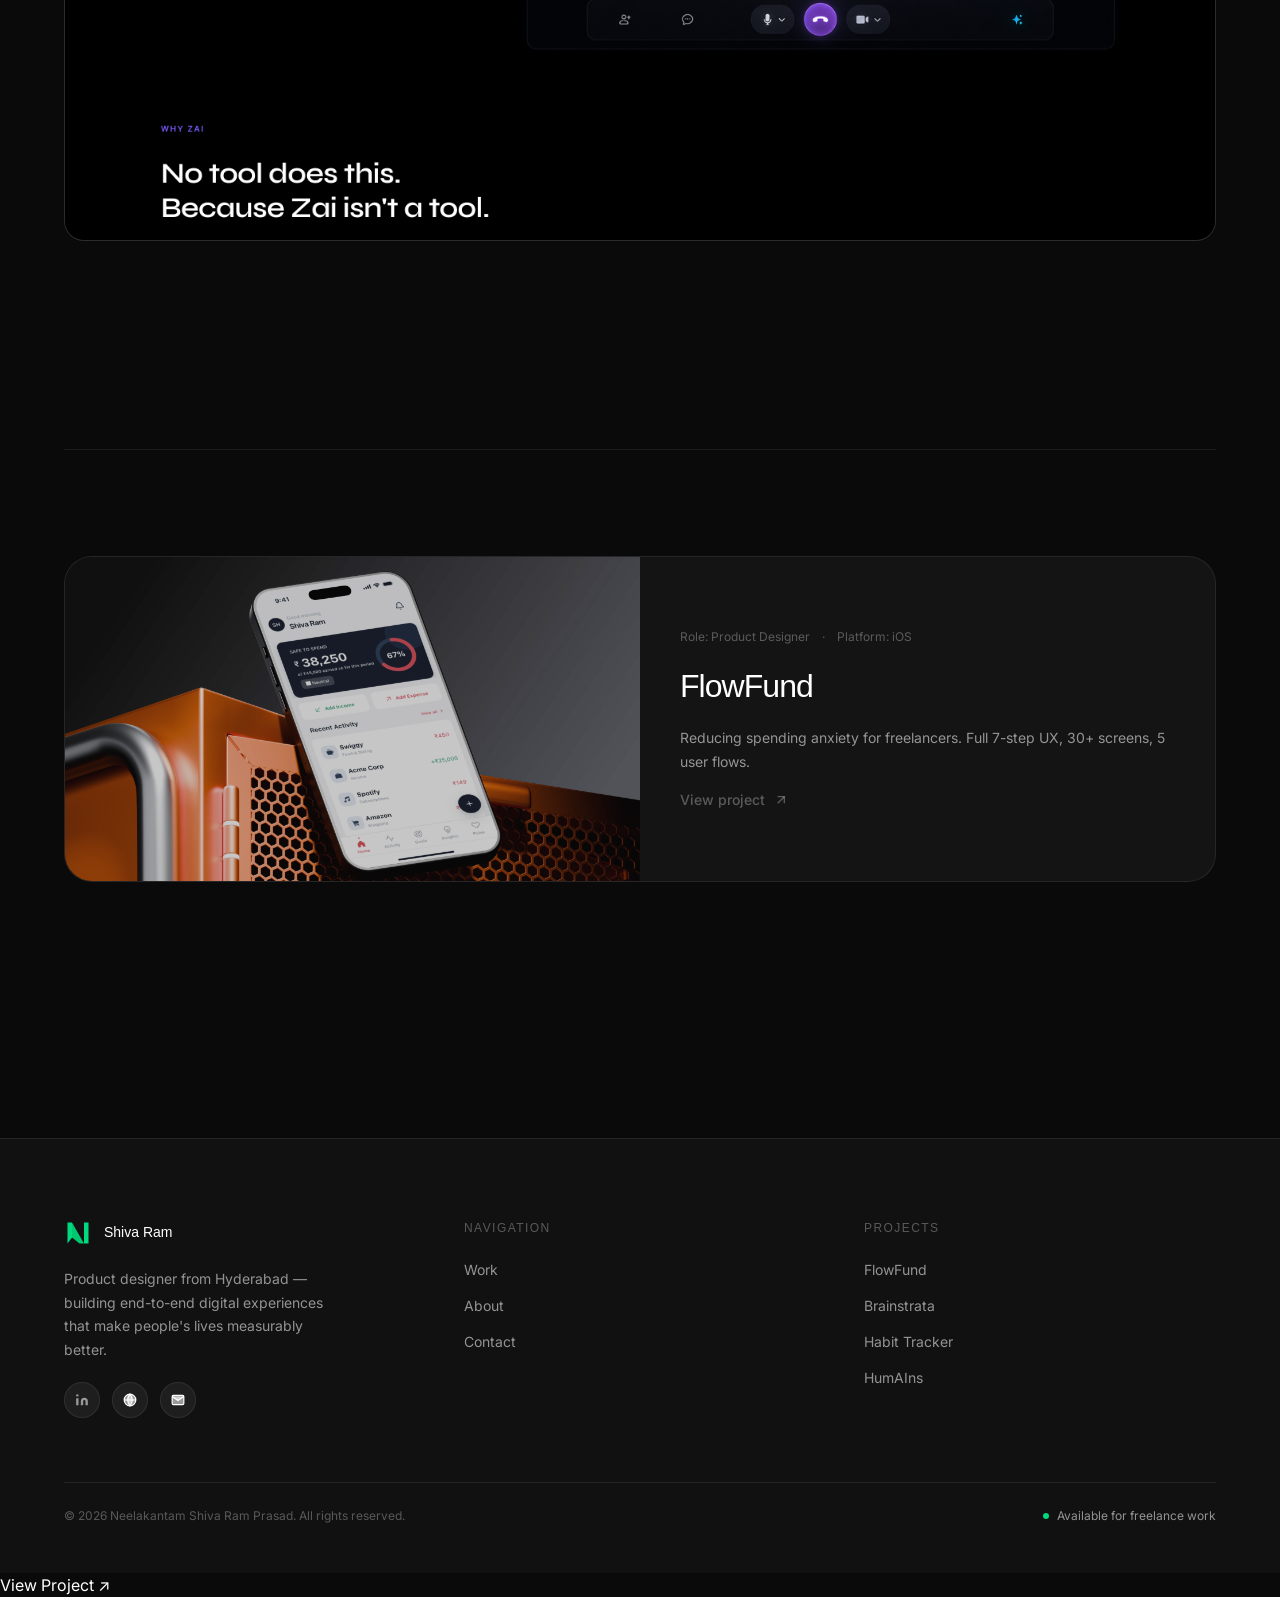
<file: project-humains.html>
<!DOCTYPE html>
<html lang="en">
<head>
  <meta charset="UTF-8">
  <meta name="viewport" content="width=device-width, initial-scale=1.0">
  <meta name="description" content="HumAIns — B2B SaaS landing page for an AI interview intelligence platform. Designing certainty into every hiring decision. Case study by Shiva Ram.">
  <title>HumAIns — Shiva Ram</title>

  <link rel="preconnect" href="https://api.fontshare.com">
  <link rel="preconnect" href="https://fonts.googleapis.com">
  <link rel="preconnect" href="https://fonts.gstatic.com" crossorigin>

  <link rel="stylesheet" href="css/tokens.css">
  <link rel="stylesheet" href="css/base.css">
  <link rel="stylesheet" href="css/nav.css">
  <link rel="stylesheet" href="css/components.css">
  <link rel="stylesheet" href="css/project.css">
</head>
<body>

  <div id="nav-placeholder"></div>

  <main>
    <section class="project-hero">
      <div class="project-hero__bg">
        <img src="assets/images/thumb-HumAIns.svg" alt="HumAIns hero">
      </div>
      <div class="project-hero__content">
        <h1 class="project-hero__name reveal">HumAIns</h1>
        <p class="project-hero__tagline reveal reveal--delay-1">Designing certainty into every hiring decision.</p>
      </div>
    </section>

    <div class="container">

      <div class="project-meta-bar reveal">
        <div class="project-meta-item">
          <p class="project-meta-label">My Role</p>
          <p class="project-meta-value">Lead Designer — end-to-end</p>
        </div>
        <div class="project-meta-item">
          <p class="project-meta-label">Duration</p>
          <p class="project-meta-value">3 days</p>
        </div>
        <div class="project-meta-item">
          <p class="project-meta-label">Tools</p>
          <p class="project-meta-value">Figma, Figma Variables</p>
        </div>
        <div class="project-meta-item">
          <p class="project-meta-label">Platform</p>
          <p class="project-meta-value">Web</p>
        </div>
      </div>

      <div class="project-section">
        <p class="project-section__label reveal">The Brief</p>
        <h2 class="project-section__headline reveal reveal--delay-1">
          Hiring is still a gut-feel process. Zai changes that.
        </h2>
        <div class="project-section__body reveal reveal--delay-2">
          <p>
            HumAIns is an AI interview intelligence platform. Their AI, Zai, joins every video interview — analyzing
            voice, vision, behaviour, and biometrics in real time. The brief: design a landing page that makes
            enterprise recruiters trust AI-assisted hiring, not fear it.
          </p>
          <p>
            The challenge isn't explaining what Zai does. It's making a skeptical VP of Talent Acquisition believe it's
            safe, accurate, and worth replacing their current process.
          </p>
        </div>
      </div>

      <div class="project-section">
        <p class="project-section__label reveal">The Challenge</p>
        <h2 class="project-section__headline reveal reveal--delay-1">
          Enterprise buyers don't convert on features.
        </h2>
        <div class="project-section__body reveal reveal--delay-2">
          <p>
            They convert on trust signals and proof. B2B SaaS landing pages for AI products face a unique credibility
            problem. The buyer has likely seen dozens of overpromising AI demos. The design had to cut through that
            fatigue with honest, specific proof — real testimonials, measurable outcomes, and a clear "before vs after" contrast.
          </p>
          <p>The page also had to answer three silent questions every enterprise buyer asks: Does it work? Is it safe? Will it fit my stack?</p>
        </div>
      </div>

      <div class="project-section">
        <p class="project-section__label reveal">What I Decided</p>
        <h2 class="project-section__headline reveal reveal--delay-1">
          Lead with the outcome. Then earn the explanation.
        </h2>
        <div class="project-section__body reveal reveal--delay-2">
          <p>
            The hero doesn't explain how Zai works. It declares the outcome: "The interview is over. You already know."
            That single line does more conversion work than a feature list ever could.
          </p>
          <p>Below it, the page follows a trust-building arc: problem validation → capability proof → social proof → CTA. Each section earns permission for the next.</p>
        </div>

        <div class="phases-list reveal reveal--delay-3">
          <div class="phase-item">
            <span class="phase-number">Phase 01</span>
            <div>
              <h3 class="phase-title">Competitive Audit</h3>
              <p class="phase-desc">Reviewed HireVue, Karat, Metaview, and Interviewing.io. Identified pattern: all lead with features, none lead with outcomes.</p>
            </div>
          </div>
          <div class="phase-item">
            <span class="phase-number">Phase 02</span>
            <div>
              <h3 class="phase-title">Messaging Strategy</h3>
              <p class="phase-desc">Defined the hero line, problem section framing, and CTA hierarchy. Outcome-first approach throughout.</p>
            </div>
          </div>
          <div class="phase-item">
            <span class="phase-number">Phase 03</span>
            <div>
              <h3 class="phase-title">Design System</h3>
              <p class="phase-desc">Pages: Foundations, Components, Screens, Tokens. Dark theme (#3A3939 bg), Electric Blue accent, Display 2XL → Caption text scale.</p>
            </div>
          </div>
          <div class="phase-item">
            <span class="phase-number">Phase 04</span>
            <div>
              <h3 class="phase-title">Component Library</h3>
              <p class="phase-desc">Nav, hero block, stat counters, feature cards (2-col grid), capability steps, testimonial carousel, CTA section, footer.</p>
            </div>
          </div>
          <div class="phase-item">
            <span class="phase-number">Phase 05</span>
            <div>
              <h3 class="phase-title">Visual Design</h3>
              <p class="phase-desc">Full homepage at 1280px. Neon glow video call mockup for hero. "Before Zai" red checklist vs "With Zai" teal checklist contrast section.</p>
            </div>
          </div>
          <div class="phase-item">
            <span class="phase-number">Phase 06</span>
            <div>
              <h3 class="phase-title">Prototype &amp; Handoff</h3>
              <p class="phase-desc">Figma with scroll sections, carousel states, and hover interactions on all CTAs.</p>
            </div>
          </div>
        </div>
      </div>

      <div class="project-section">
        <p class="project-section__label reveal">What I Wouldn't Do</p>
        <h2 class="project-section__headline reveal reveal--delay-1">
          I didn't explain the AI. I showed the before.
        </h2>
        <div class="project-section__body reveal reveal--delay-2">
          <p>
            Most AI product pages spend 80% of the space explaining the technology. Recruiters don't care about the
            model architecture. They care that they've been making million-dollar decisions on gut feel, and that
            there's now a better way.
          </p>
          <p>
            The "Before Zai" section lists every pain point they already feel — no objective data, identity fraud risks,
            inconsistent debriefs — so when the solution appears, it feels like relief, not a sales pitch.
          </p>
          <p>
            I also chose not to use a product screenshot as the hero. The video call UI with Zai's glowing orb as a
            participant is more emotionally compelling than a dashboard screenshot. It puts the buyer inside the moment Zai works.
          </p>
        </div>
      </div>

      <div class="project-section">
        <p class="project-section__label reveal">Selected Screens</p>
        <!-- Image filenames with spaces — URL encoded with %20 -->
        <div class="screen-item reveal" style="aspect-ratio: 16/10;">
          <img src="assets/images/Hom%20epage.png" alt="HumAIns homepage hero section">
        </div>
        <div class="screen-item reveal" style="aspect-ratio: 16/10; margin-top: var(--space-4);">
          <img src="assets/images/Hom%20epage%20two.png" alt="HumAIns homepage features section">
        </div>
      </div>

      <!-- Next: FlowFund (loops back) -->
      <div class="next-project">
        <p class="next-project__label reveal">Next Project</p>
        <a href="project-flowfund.html" class="next-project-card reveal reveal--delay-1" data-tilt data-tilt-max="3">
          <div class="next-project-card__image">
            <img src="assets/images/thumb-flowfund.svg" alt="FlowFund thumbnail">
          </div>
          <div class="next-project-card__info">
            <div class="next-project-card__meta">
              <span>Role: Product Designer</span>
              <span>·</span>
              <span>Platform: iOS</span>
            </div>
            <h3 class="next-project-card__name">FlowFund</h3>
            <p class="next-project-card__desc">Reducing spending anxiety for freelancers. Full 7-step UX, 30+ screens, 5 user flows.</p>
            <span class="next-project-card__cta">
              View project
              <svg viewBox="0 0 24 24" fill="none" stroke="currentColor" stroke-width="2" width="16" height="16" aria-hidden="true"><line x1="7" y1="17" x2="17" y2="7"/><polyline points="7 7 17 7 17 17"/></svg>
            </span>
          </div>
        </a>
      </div>

    </div>
  </main>

  <div id="footer-placeholder"></div>
  <script src="js/partials.js"></script>
  <script src="js/main.js"></script>
</body>
</html>
</file>
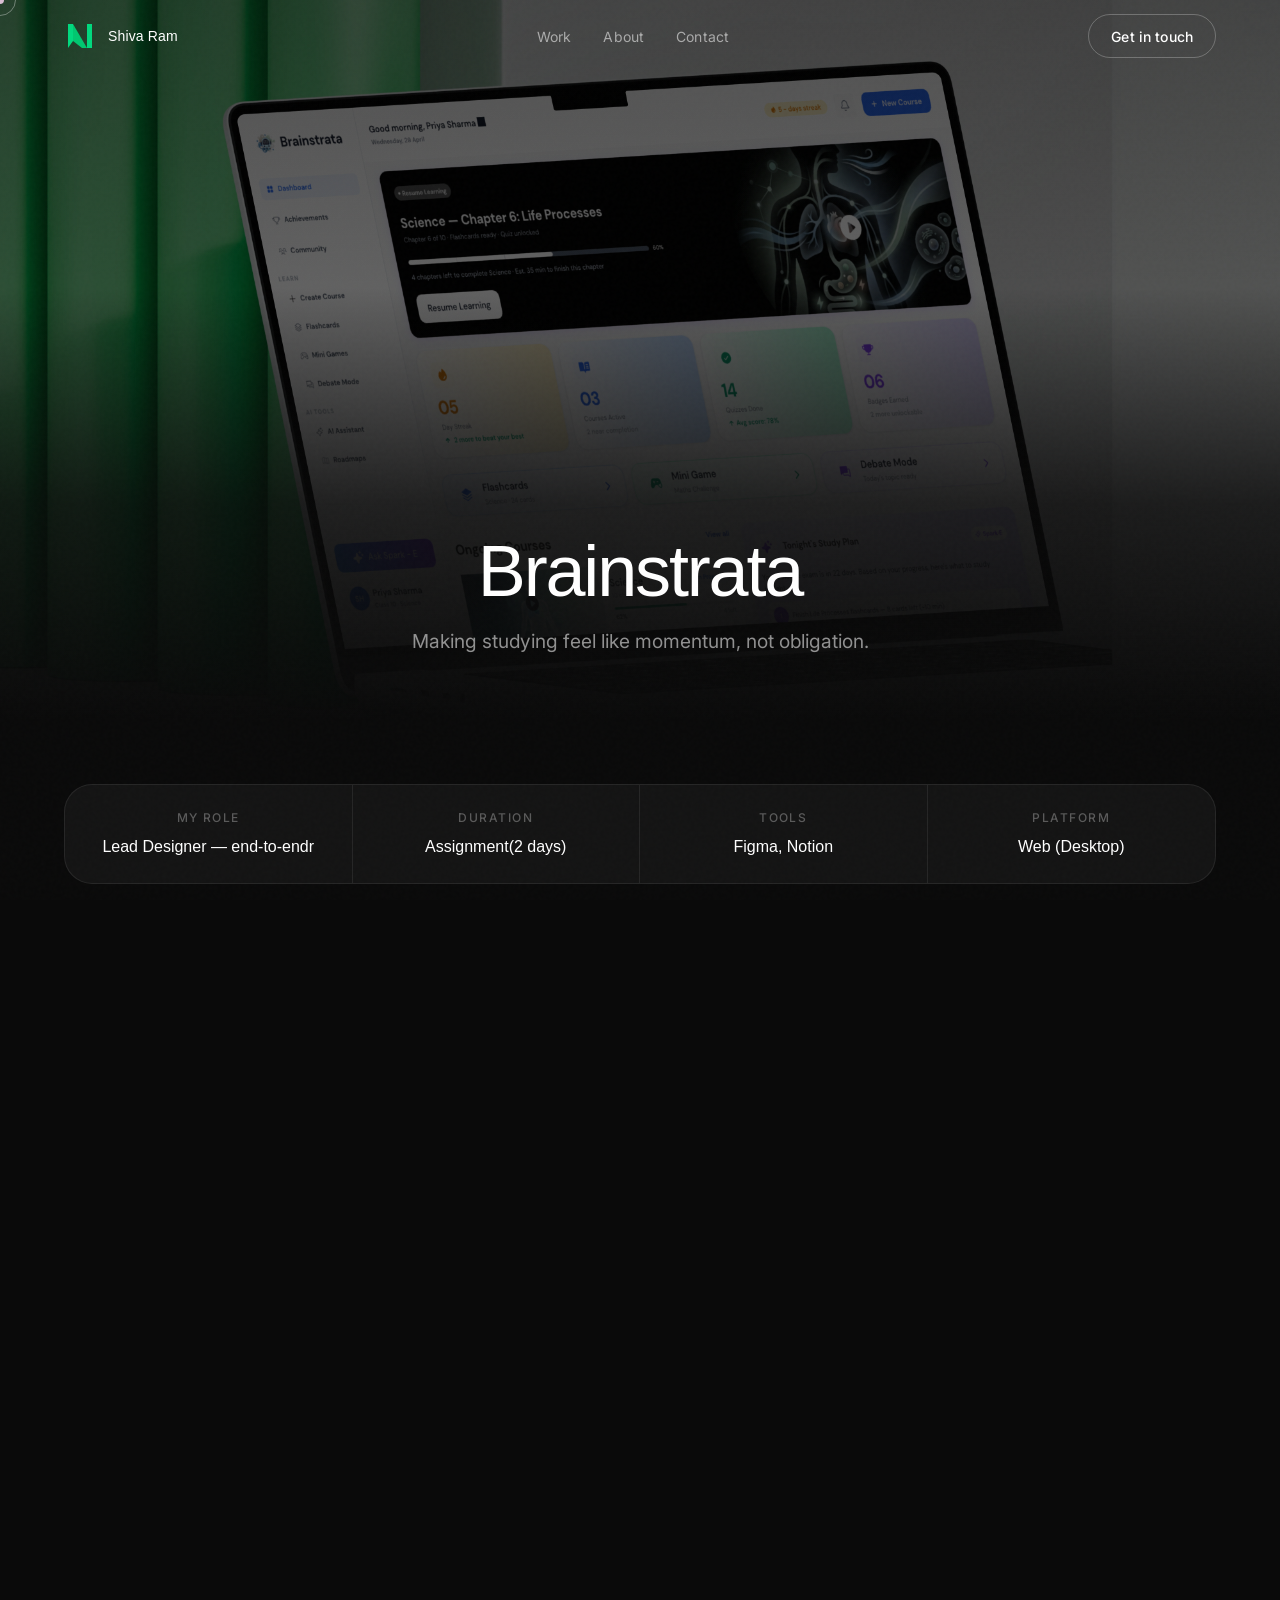
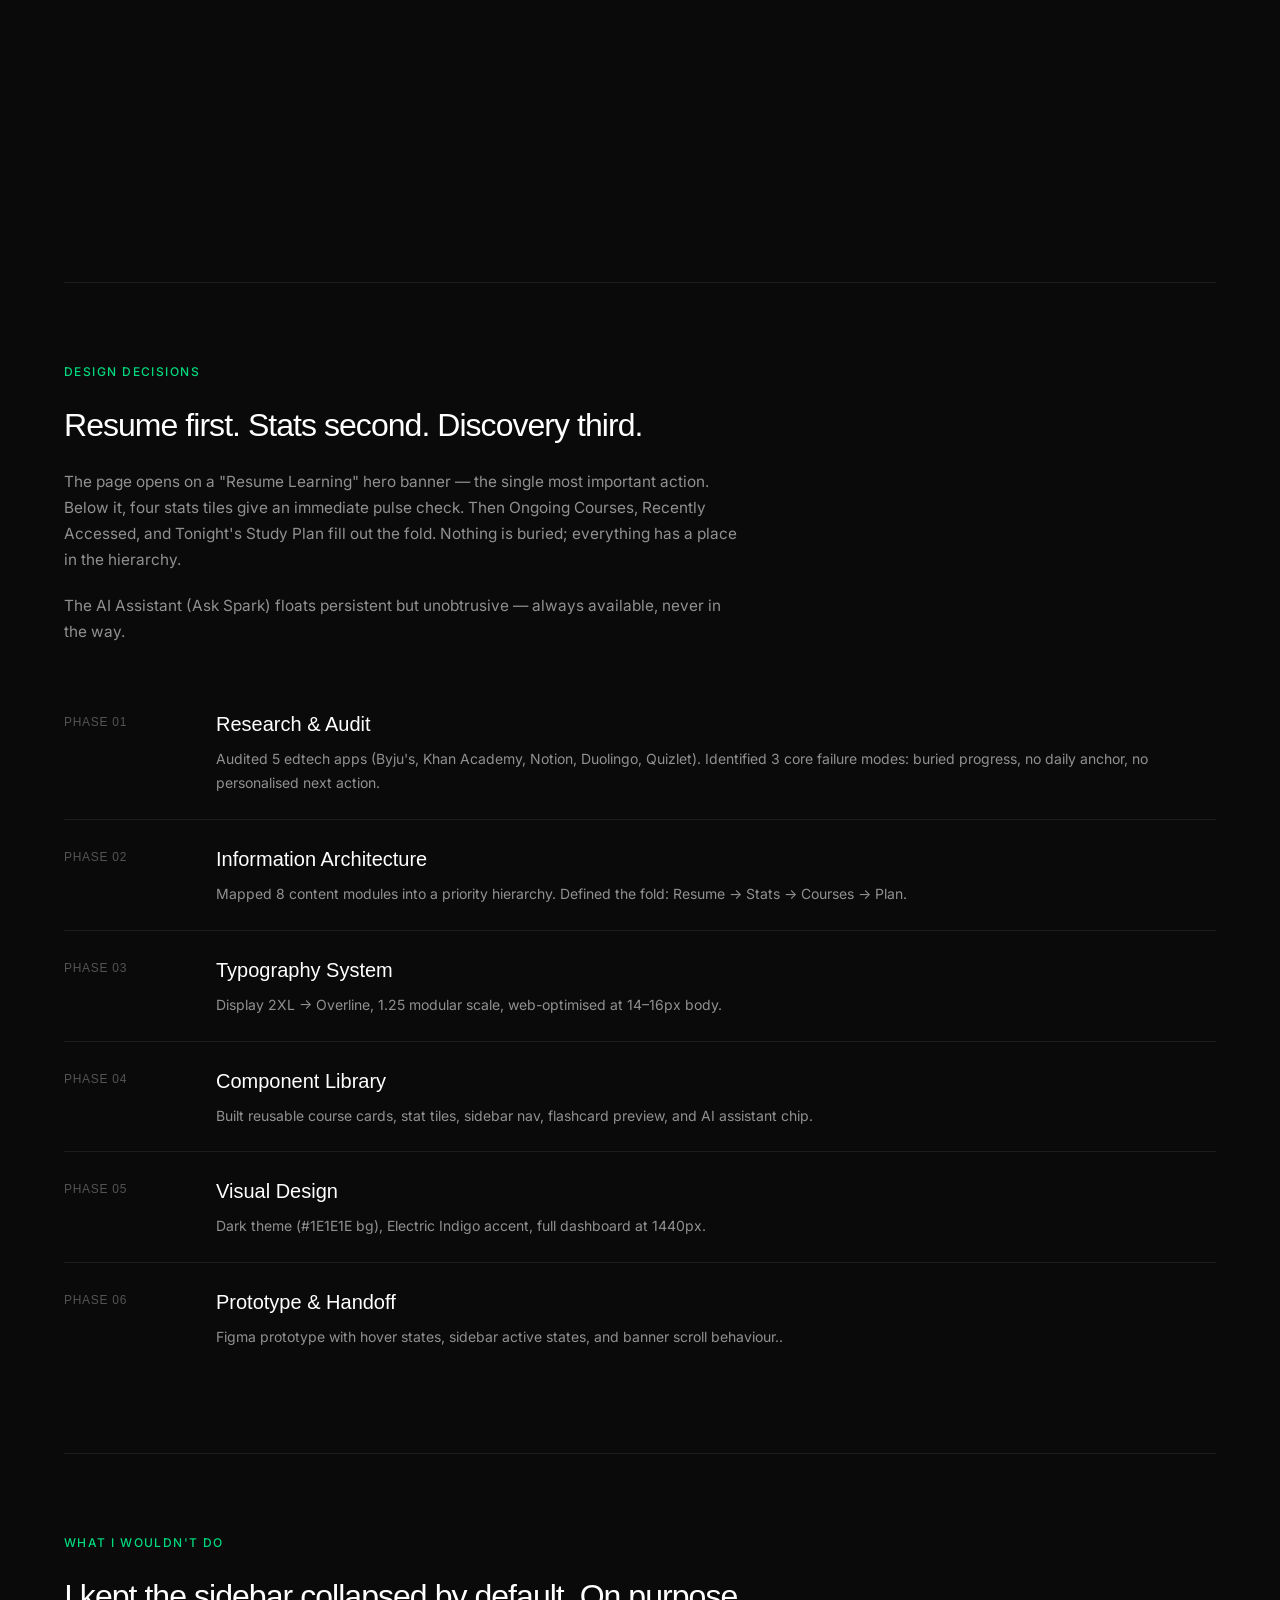
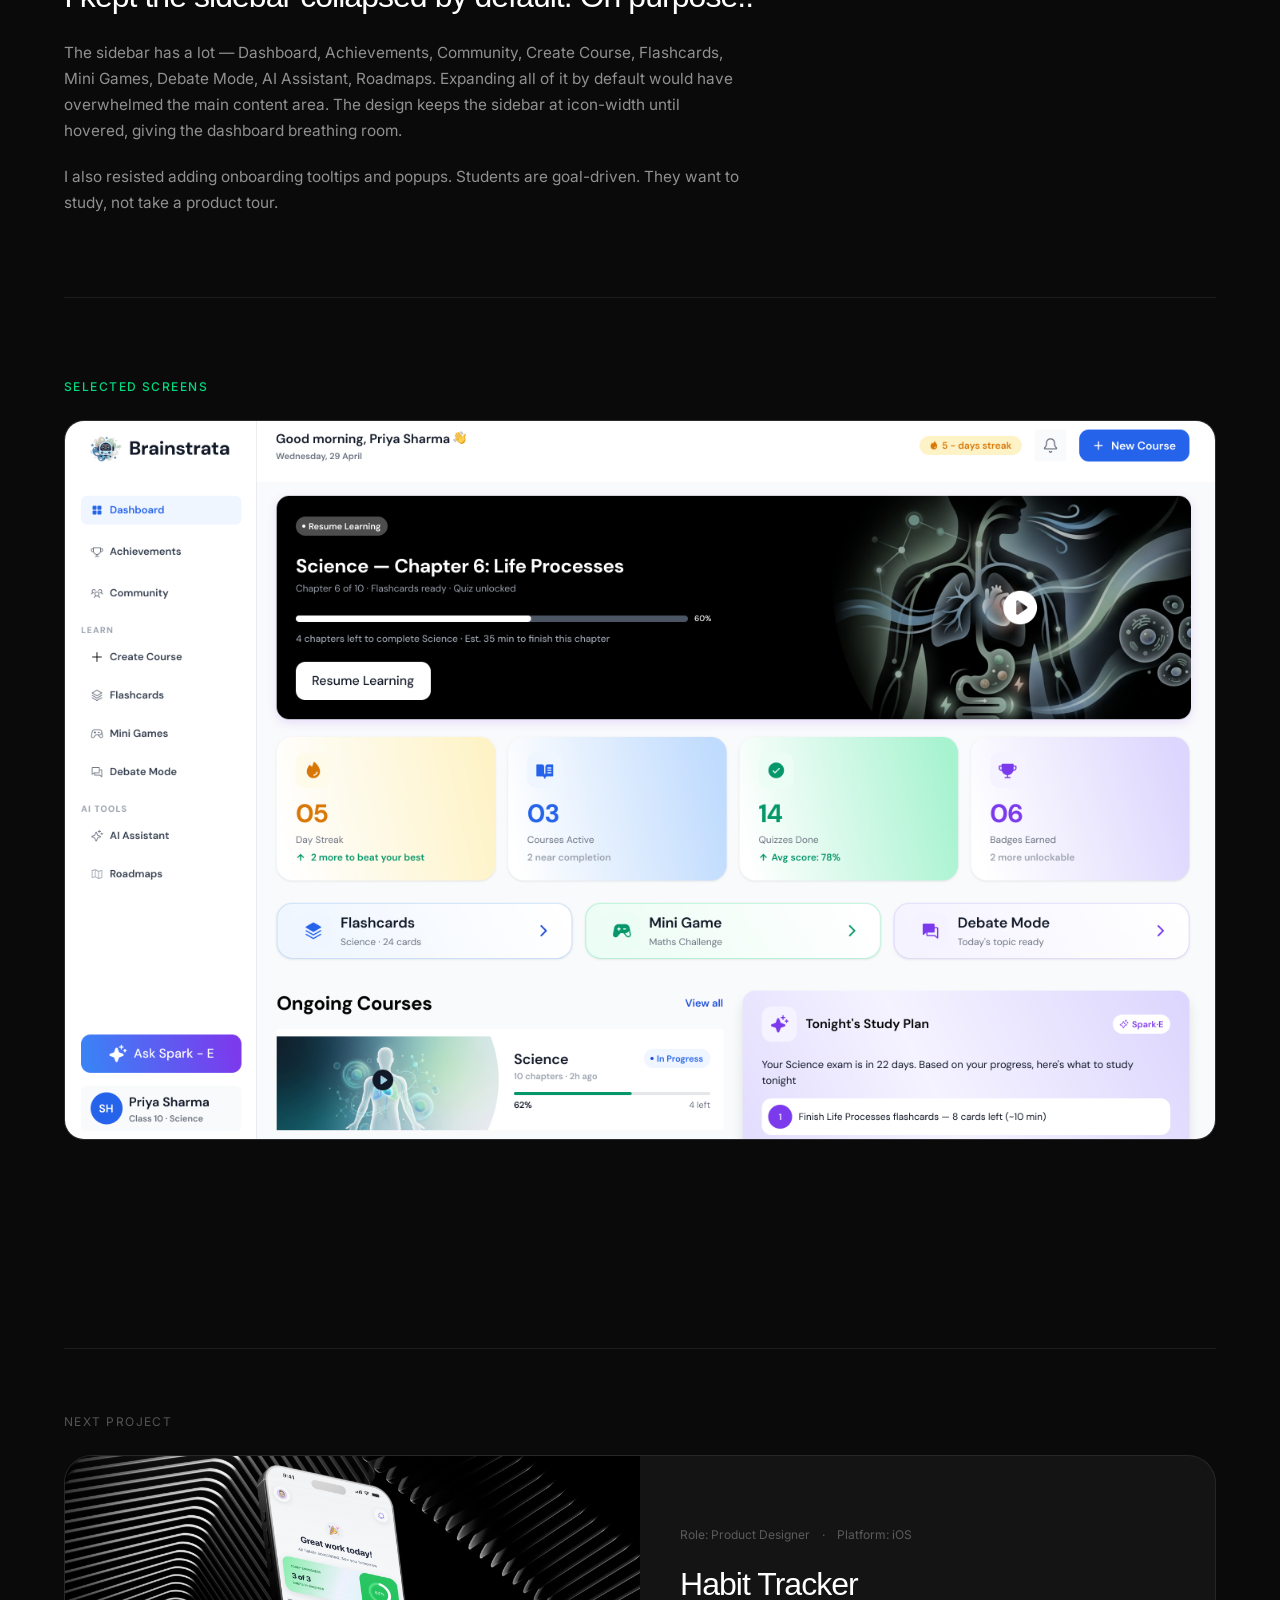
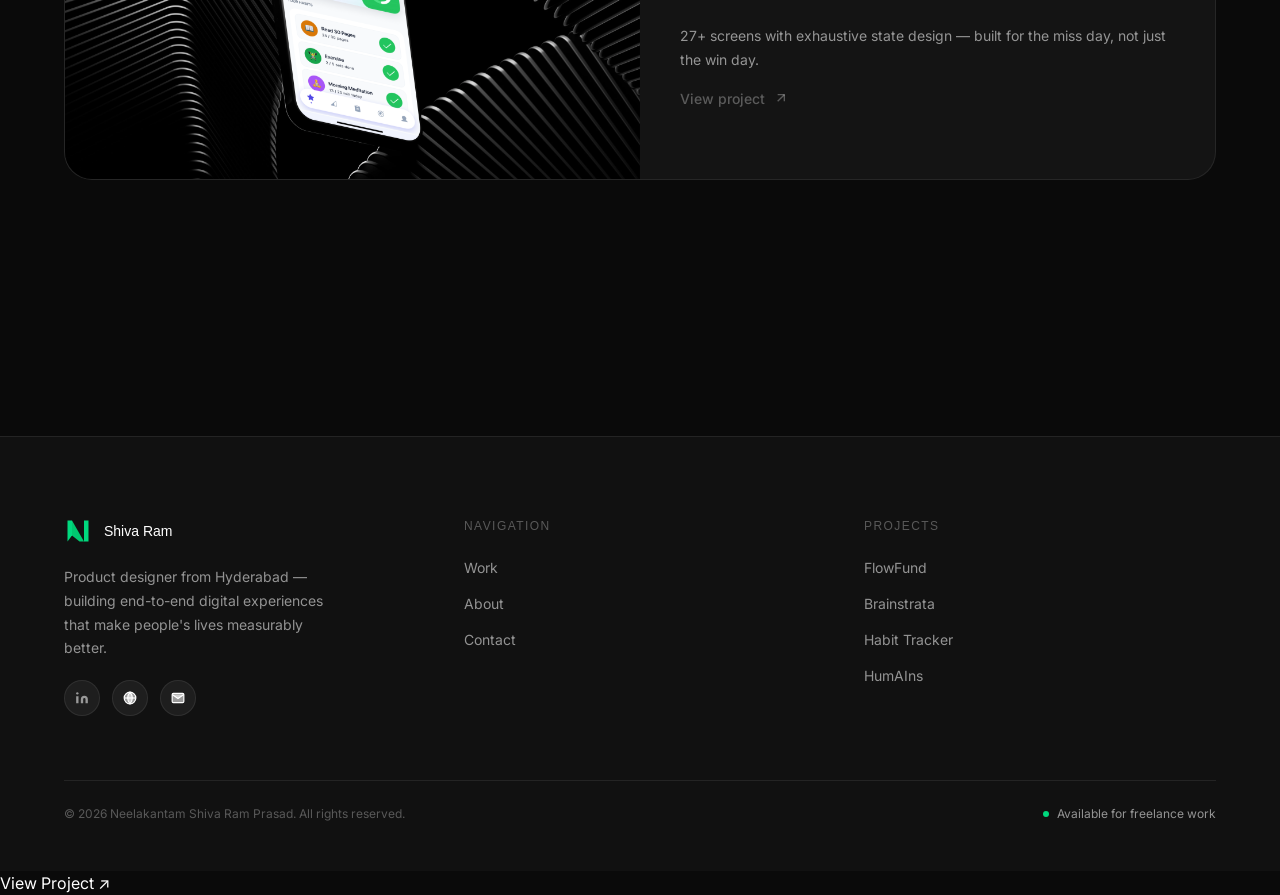
<file: project-onawave.html>
<!DOCTYPE html>
<html lang="en">

<head>
  <meta charset="UTF-8">
  <meta name="viewport" content="width=device-width, initial-scale=1.0">
  <meta name="description"
    content="OnaWave Medical — Clinician dashboard visualizing 28-day menstrual cycle data. Dark clinical UI case study by Shiva Ram.">
  <title>Brainstsrat Dashboard— Shiva Ram</title>

  <link rel="preconnect" href="https://fonts.googleapis.com">
  <link rel="preconnect" href="https://fonts.gstatic.com" crossorigin>
  <link
    href="https://fonts.googleapis.com/css2?family=Syne:wght@400;500;600;700;800&family=DM+Sans:ital,opsz,wght@0,9..40,300;0,9..40,400;0,9..40,500;0,9..40,600;1,9..40,400&display=swap"
    rel="stylesheet">

  <link rel="stylesheet" href="css/tokens.css">
  <link rel="stylesheet" href="css/base.css">
  <link rel="stylesheet" href="css/nav.css">
  <link rel="stylesheet" href="css/components.css">
  <link rel="stylesheet" href="css/project.css">
</head>

<body>

  <div id="nav-placeholder"></div>

  <main>
    <section class="project-hero">
      <div class="project-hero__bg">
        <!--
          REPLACE YOUR IMAGE HERE
          OnaWave hero — laptop/dashboard mockup, dark teal clinical background
          Size: 1440×900px
        -->
        <img src="assets/images/hero-Brainstrata.svg" alt="Brainstrata Dashboard hero">
      </div>
      <div class="project-hero__content">
        <h1 class="project-hero__name reveal">Brainstrata</h1>
        <p class="project-hero__tagline reveal reveal--delay-1">Making studying feel like momentum, not obligation.</p>
      </div>
    </section>

    <div class="container">

      <div class="project-meta-bar reveal">
        <div class="project-meta-item">
          <p class="project-meta-label">My Role</p>
          <p class="project-meta-value">Lead Designer — end-to-endr</p>
        </div>
        <div class="project-meta-item">
          <p class="project-meta-label">Duration</p>
          <p class="project-meta-value">Assignment(2 days)</p>
        </div>
        <div class="project-meta-item">
          <p class="project-meta-label">Tools</p>
          <p class="project-meta-value">Figma, Notion</p>
        </div>
        <div class="project-meta-item">
          <p class="project-meta-label">Platform</p>
          <p class="project-meta-value">Web (Desktop)</p>
        </div>
      </div>


      <div class="project-section">
        <p class="project-section__label reveal">The Brief</p>
        <h2 class="project-section__headline reveal reveal--delay-1">
          Students don't have a studying problem. They have a progress visibility problem. </h2>
        <div class="project-section__body reveal reveal--delay-2">
          <p>
            Most learning apps give you content. Brainstrata gives you a dashboard that makes you feel the progress.
            Every session tracked, every streak counted, every subject visualised — so students always know exactly
            where they stand and what to do next.
          </p>
          <p>
            The brief: design a web-first student dashboard for Class 10 Science student Priya Sharma, that surfaces her
            most important next action the moment she opens the app.
          </p>
        </div>
      </div>


      <div class="project-section">
        <p class="project-section__label reveal">The Challenge</p>
        <h2 class="project-section__headline reveal reveal--delay-1">
          One screen. Dozens of competing priorities. </h2>
        <div class="project-section__body reveal reveal--delay-2">
          <p>
          <h3>Make it scannable in 3 seconds or less.</h3>
          A student dashboard has a brutal information hierarchy problem — streaks, courses, quizzes, flashcards,
          games, AI assistant, and tonight's study plan all demand attention. The challenge was deciding what earns
          the top fold, and what gets discovered.
          </p>
          <p>
            I had to design a system where the most urgent item (resume learning, tonight's plan) is always front and
            centre — without hiding the richness underneath.
          </p>
        </div>
      </div>


      <div class="project-section">
        <p class="project-section__label reveal">Design Decisions</p>
        <h2 class="project-section__headline reveal reveal--delay-1">
          Resume first. Stats second. Discovery third. </h2>
        <div class="project-section__body reveal reveal--delay-2">
          <p>
            The page opens on a "Resume Learning" hero banner — the single most important action. Below it, four stats
            tiles give an immediate pulse check. Then Ongoing Courses, Recently Accessed, and Tonight's Study Plan fill
            out the fold. Nothing is buried; everything has a place in the hierarchy.
          </p>
          <p>
            The AI Assistant (Ask Spark) floats persistent but unobtrusive — always available, never in the way.
          </p>
        </div>

        <div class="phases-list reveal reveal--delay-3">
          <div class="phase-item">
            <span class="phase-number">Phase 01</span>
            <div>
              <h3 class="phase-title">Research & Audit</h3>
              <p class="phase-desc">Audited 5 edtech apps (Byju's, Khan Academy, Notion, Duolingo, Quizlet). Identified
                3 core failure modes: buried progress, no daily anchor, no personalised next action.</p>
            </div>
          </div>
          <div class="phase-item">
            <span class="phase-number">Phase 02</span>
            <div>
              <h3 class="phase-title">Information Architecture</h3>
              <p class="phase-desc">Mapped 8 content modules into a priority hierarchy. Defined the fold: Resume → Stats
                → Courses → Plan.</p>
            </div>
          </div>
          <div class="phase-item">
            <span class="phase-number">Phase 03</span>
            <div>
              <h3 class="phase-title">Typography System</h3>
              <p class="phase-desc">Display 2XL → Overline, 1.25 modular scale, web-optimised at 14–16px body.</p>
            </div>
          </div>
          <div class="phase-item">
            <span class="phase-number">Phase 04</span>
            <div>
              <h3 class="phase-title">Component Library</h3>
              <p class="phase-desc">Built reusable course cards, stat tiles, sidebar nav, flashcard preview, and AI
                assistant chip.</p>
            </div>
          </div>
          <div class="phase-item">
            <span class="phase-number">Phase 05</span>
            <div>
              <h3 class="phase-title">Visual Design</h3>
              <p class="phase-desc">Dark theme (#1E1E1E bg), Electric Indigo accent, full dashboard at 1440px.</p>
            </div>
          </div>
          <div class="phase-item">
            <span class="phase-number">Phase 06</span>
            <div>
              <h3 class="phase-title">Prototype & Handoff</h3>
              <p class="phase-desc">Figma prototype with hover states, sidebar active states, and banner scroll
                behaviour..</p>
            </div>
          </div>
        </div>
      </div>

      <div class="project-section">
        <p class="project-section__label reveal">WHAT I WOULDN'T DO</p>
        <h2 class="project-section__headline reveal reveal--delay-1">
          I kept the sidebar collapsed by default. On purpose.. </h2>
        <div class="project-section__body reveal reveal--delay-2">
          <p>
            The sidebar has a lot — Dashboard, Achievements, Community, Create Course, Flashcards, Mini Games, Debate
            Mode, AI Assistant, Roadmaps. Expanding all of it by default would have overwhelmed the main content area.
            The
            design keeps the sidebar at icon-width until hovered, giving the dashboard breathing room.
          </p>
          <p>
            I also resisted adding onboarding tooltips and popups. Students are goal-driven. They want to study, not
            take a product tour.
          </p>
        </div>
      </div>

      <div class="project-section">
        <p class="project-section__label reveal">Selected Screens</p>
        <!-- <div class="screens-grid">-->
        <div class="screen-item reveal" style="aspect-ratio: 16/10;">
          <img src="assets/images/Main dashboard.png" alt="OnaWave Clinician Dashboard hero">
        </div>
      </div>


      <!-- ── NEXT PROJECT ── -->
      <div class="next-project">
        <p class="next-project__label reveal">Next Project</p>
        <a href="project-habittracker.html" class="next-project-card reveal reveal--delay-1" data-tilt
          data-tilt-max="3">
          <div class="next-project-card__image">
            <img src="assets/images/thumb-habittracker.svg" alt="OnaWave Clinician Dashboard hero">

            <div class="img-placeholder" style="height:100%; min-height:240px;">
              <svg viewBox="0 0 24 24" fill="none" stroke="currentColor" stroke-width="1.5">
                <rect x="3" y="3" width="18" height="18" rx="2" />
                <circle cx="9" cy="9" r="2" />
                <path d="m21 15-3.086-3.086a2 2 0 00-2.828 0L6 21" />
              </svg>
              <span>Replace with Habit Tracker thumbnail</span>
            </div>
          </div>
          <div class="next-project-card__info">
            <div class="next-project-card__meta">
              <span>Role: Product Designer</span>
              <span>·</span>
              <span>Platform: iOS</span>
            </div>
            <h3 class="next-project-card__name">Habit Tracker</h3>
            <p class="next-project-card__desc">27+ screens with exhaustive state design — built for the miss day, not
              just
              the win day.</p>
            <span class="next-project-card__cta">
              View project
              <svg viewBox="0 0 24 24" fill="none" stroke="currentColor" stroke-width="2" width="16" height="16">
                <line x1="7" y1="17" x2="17" y2="7" />
                <polyline points="7 7 17 7 17 17" />
              </svg>
            </span>
          </div>
        </a>
      </div>

    </div>
  </main>

  <div id="footer-placeholder"></div>
  <script src="js/partials.js"></script>
  <script src="js/main.js"></script>
</body>

</html>
</file>
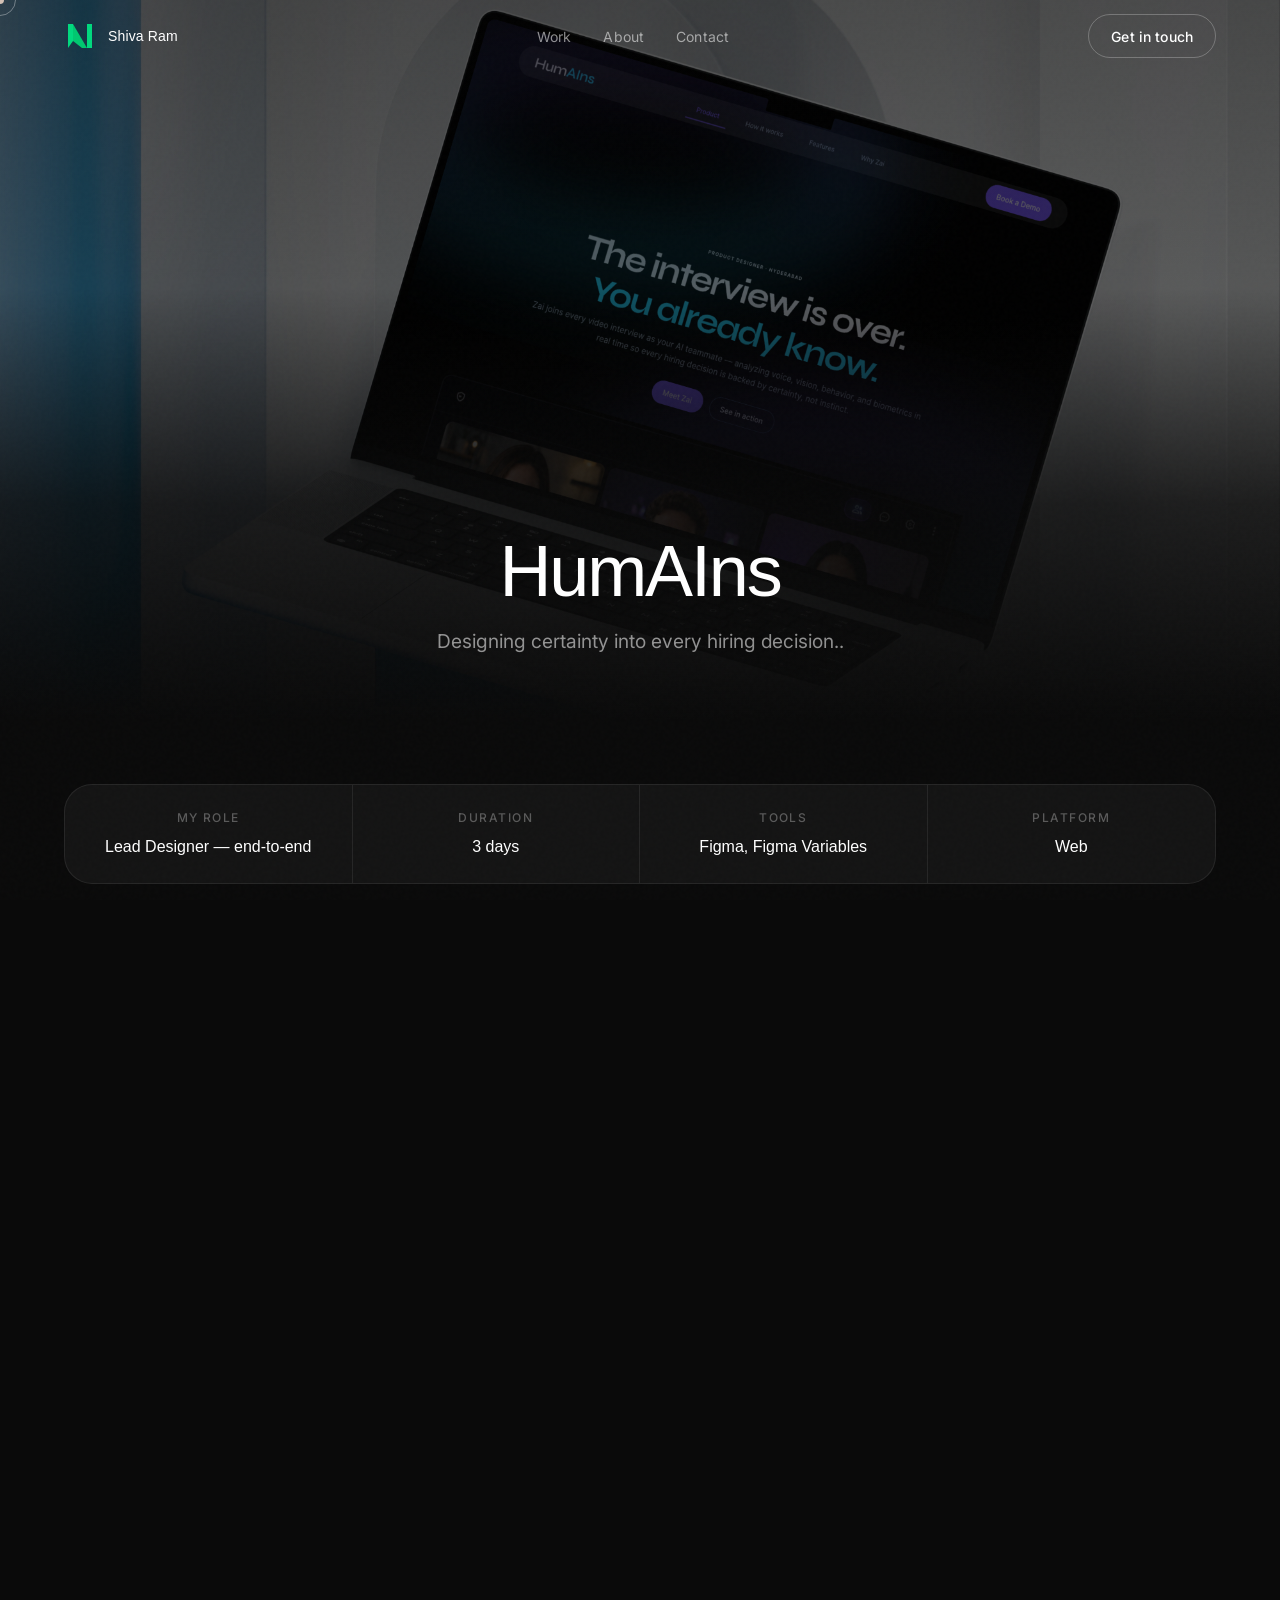
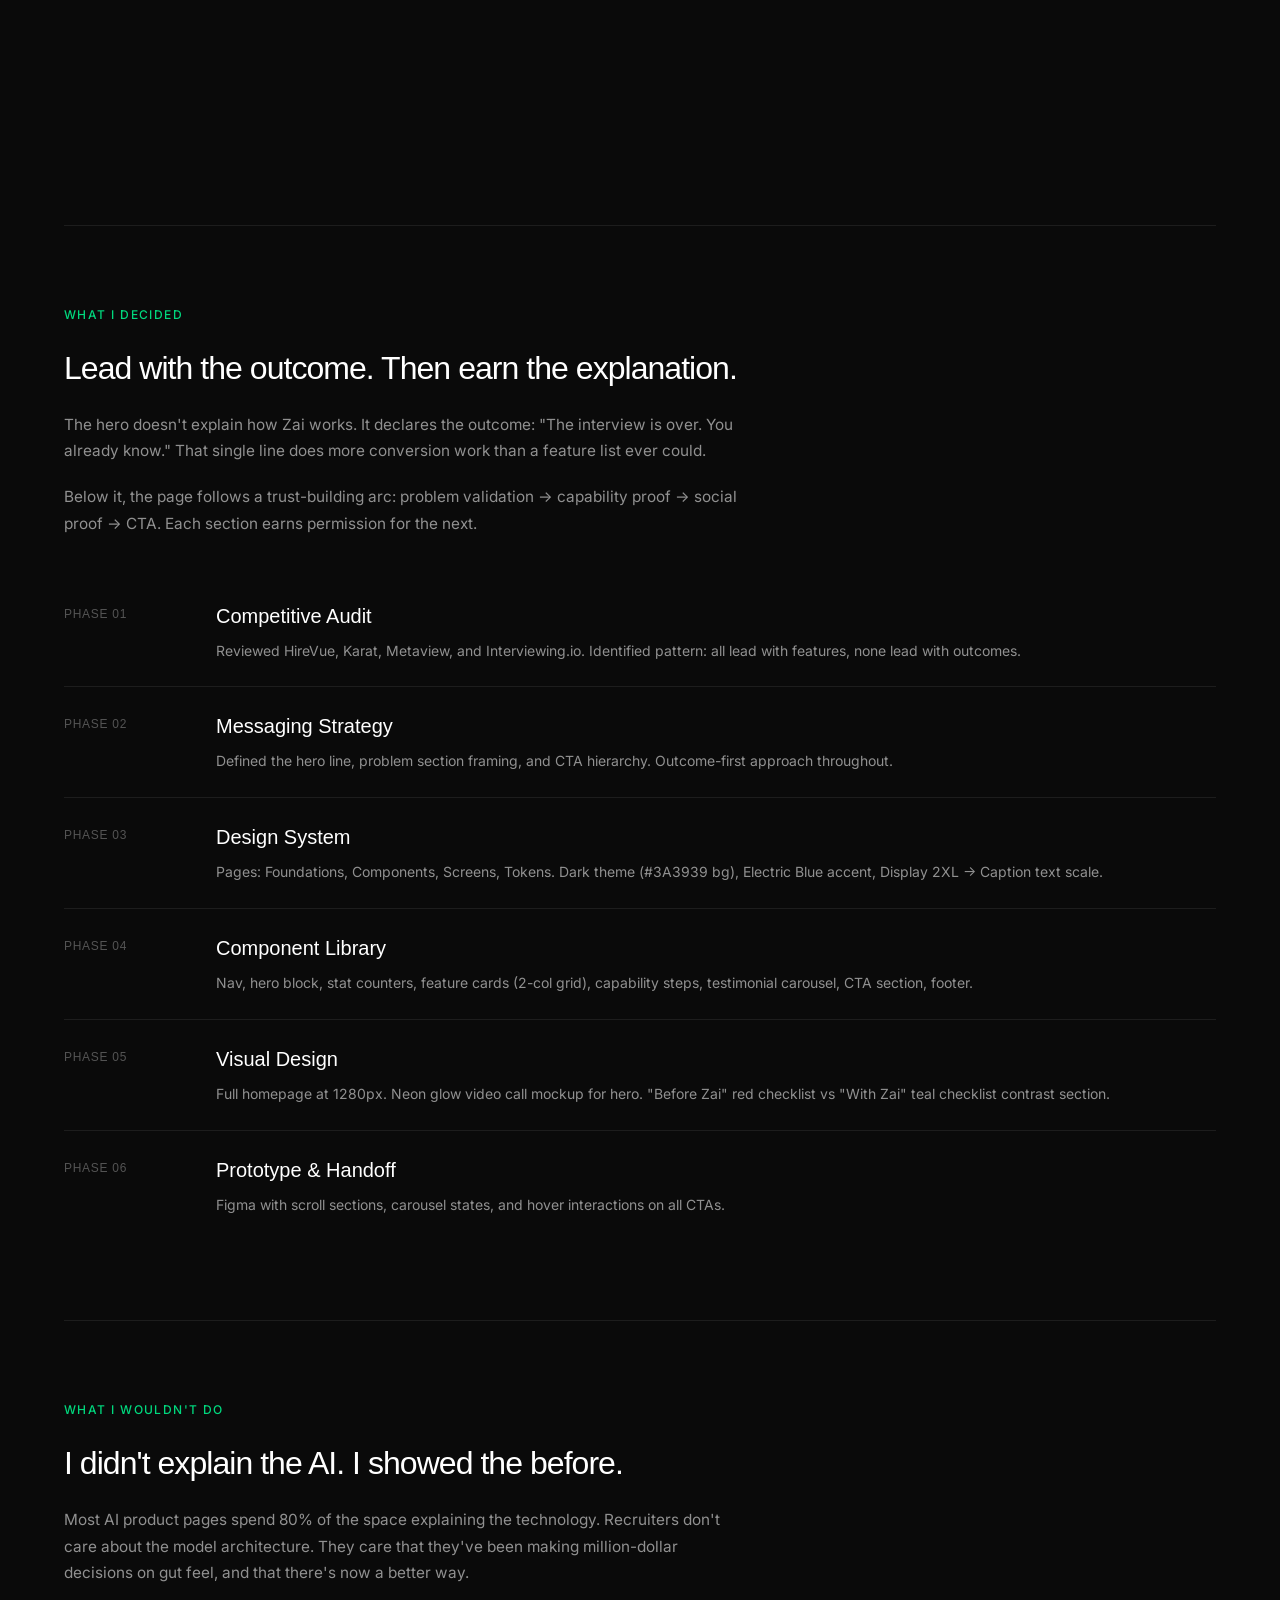
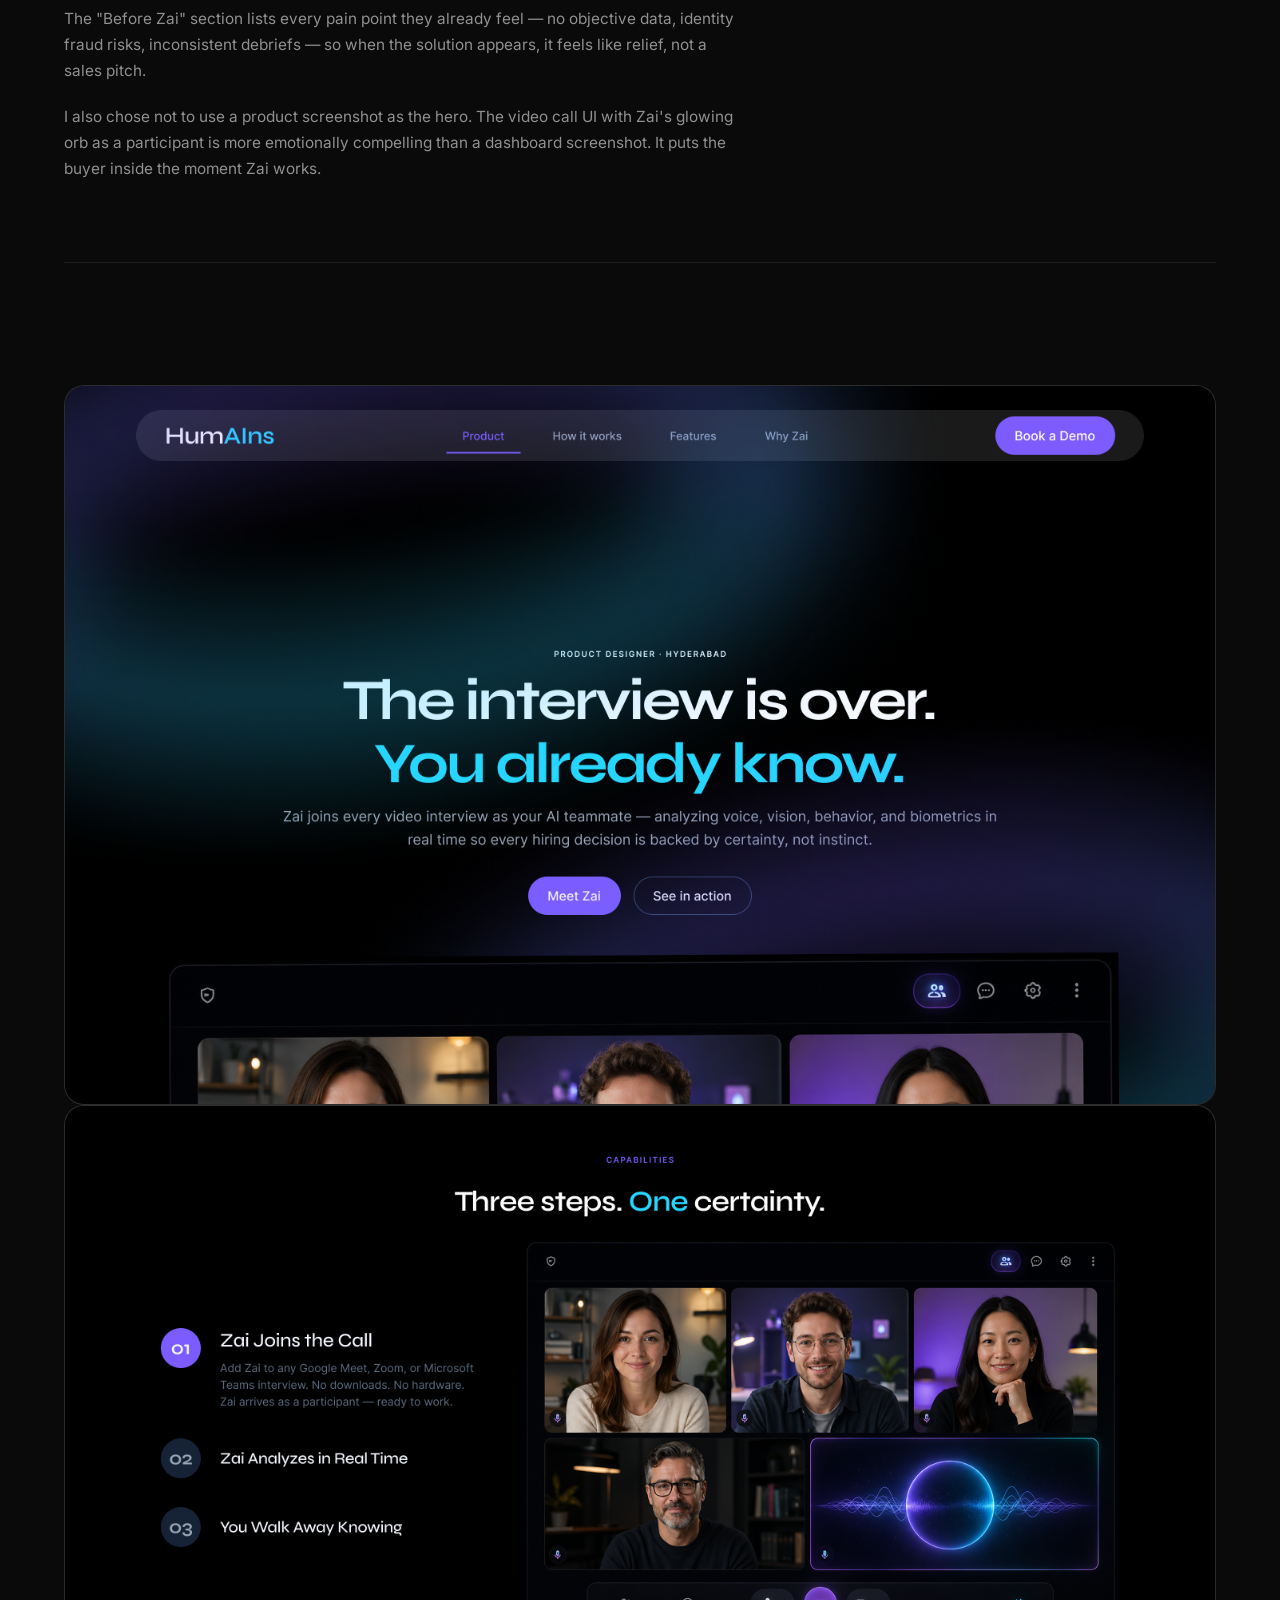
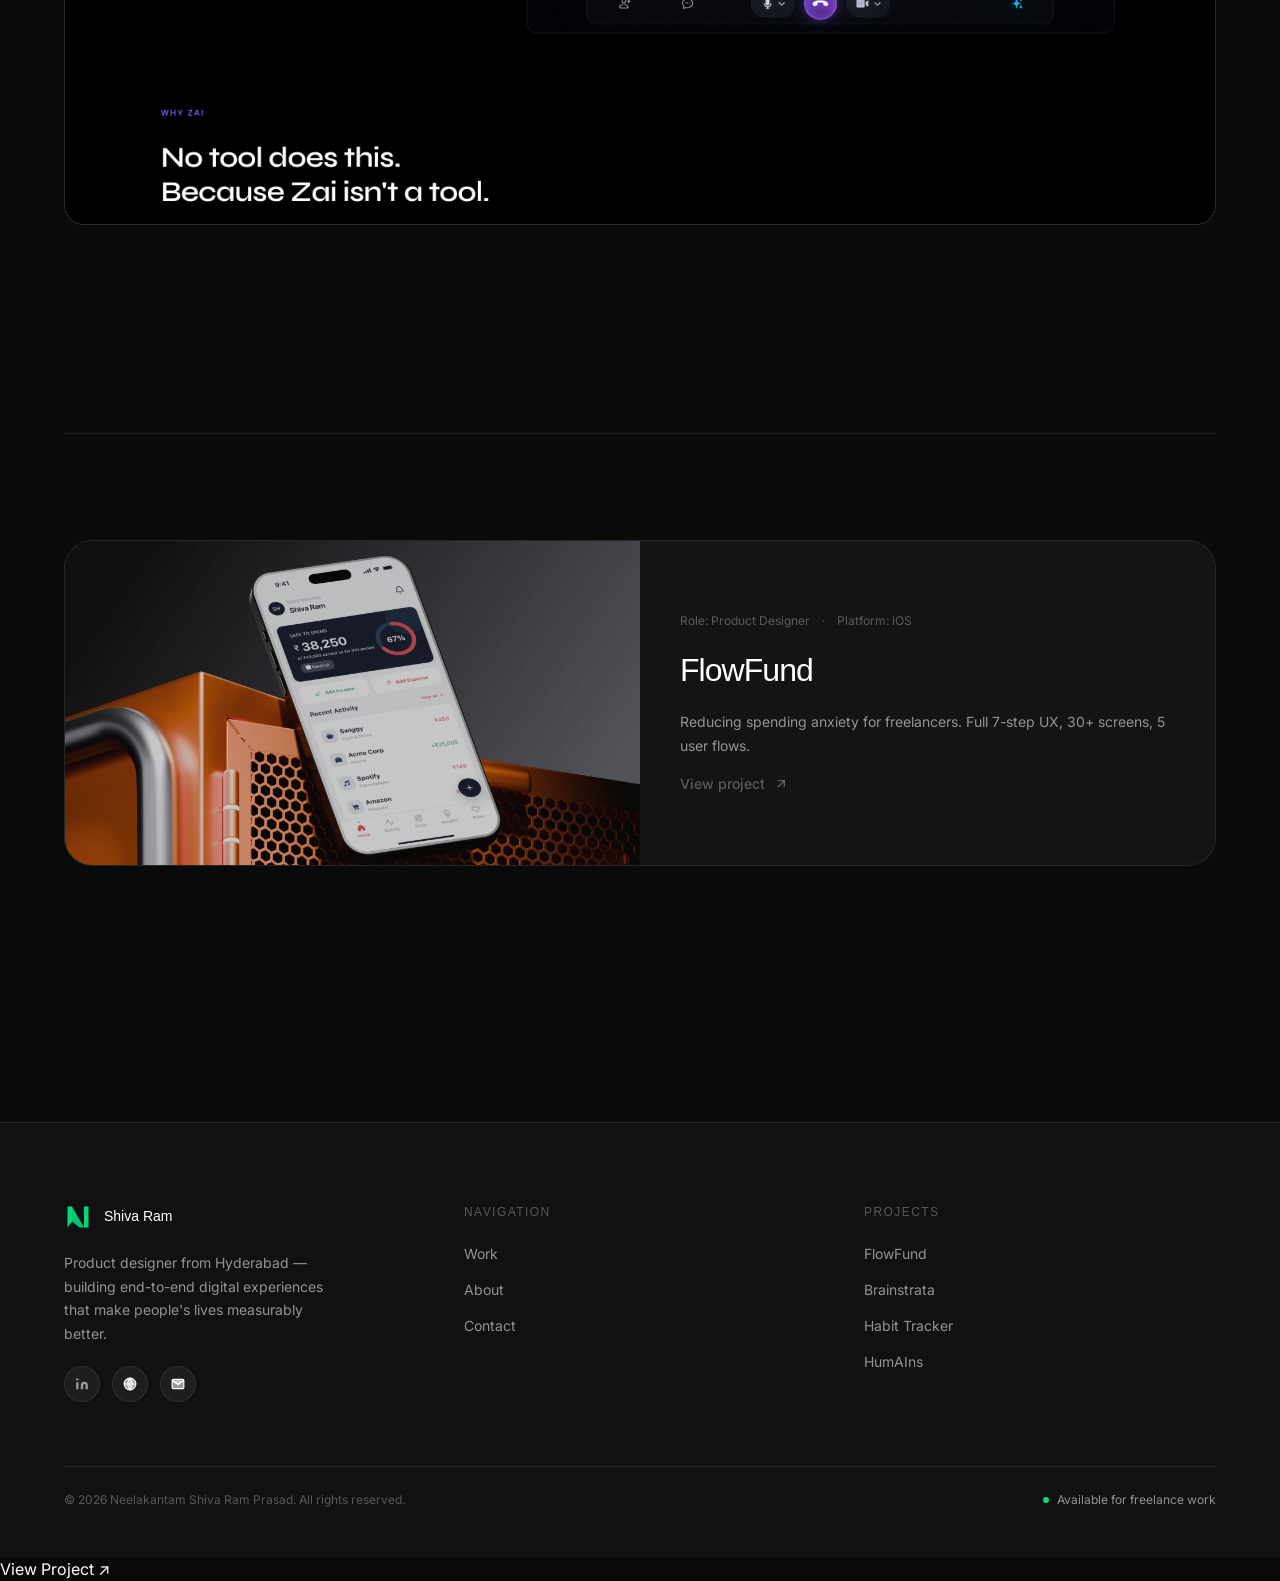
<file: project-voltds.html>
<!DOCTYPE html>
<html lang="en">

<head>
  <meta charset="UTF-8">
  <meta name="viewport" content="width=device-width, initial-scale=1.0">
  <meta name="description"
    content="Volt DS — Figma-only design system. 20+ components, full token architecture, built solo. Case study by Shiva Ram.">
  <title>HumAIns — Shiva Ram</title>

  <link rel="preconnect" href="https://fonts.googleapis.com">
  <link rel="preconnect" href="https://fonts.gstatic.com" crossorigin>
  <link
    href="https://fonts.googleapis.com/css2?family=Syne:wght@400;500;600;700;800&family=DM+Sans:ital,opsz,wght@0,9..40,300;0,9..40,400;0,9..40,500;0,9..40,600;1,9..40,400&display=swap"
    rel="stylesheet">

  <link rel="stylesheet" href="css/tokens.css">
  <link rel="stylesheet" href="css/base.css">
  <link rel="stylesheet" href="css/nav.css">
  <link rel="stylesheet" href="css/components.css">
  <link rel="stylesheet" href="css/project.css">
</head>

<body>

  <div id="nav-placeholder"></div>

  <main>
    <section class="project-hero">
      <div class="project-hero__bg">
        <!--
          REPLACE YOUR IMAGE HERE
          Volt DS hero — Figma component grid / token screenshot, dark background
          Size: 1440×900px
        -->
        <img src="assets/images/thumb-HumAIns.svg" alt="Volt DS hero">
      </div>
      <div class="project-hero__content">
        <h1 class="project-hero__name reveal">HumAIns</h1>
        <p class="project-hero__tagline reveal reveal--delay-1">Designing certainty into every hiring decision..</p>
      </div>
    </section>

    <div class="container">

      <div class="project-meta-bar reveal">
        <div class="project-meta-item">
          <p class="project-meta-label">My Role</p>
          <p class="project-meta-value">Lead Designer — end-to-end</p>
        </div>
        <div class="project-meta-item">
          <p class="project-meta-label">Duration</p>
          <p class="project-meta-value">3 days</p>
        </div>
        <div class="project-meta-item">
          <p class="project-meta-label">Tools</p>
          <p class="project-meta-value">Figma, Figma Variables</p>
        </div>
        <div class="project-meta-item">
          <p class="project-meta-label">Platform</p>
          <p class="project-meta-value">Web</p>
        </div>
      </div>


      <div class="project-section">
        <p class="project-section__label reveal">The Brief</p>
        <h2 class="project-section__headline reveal reveal--delay-1">
          Hiring is still a gut-feel process. Zai changes that.
        </h2>
        <div class="project-section__body reveal reveal--delay-2">
          <p>
            HumAIns is an AI interview intelligence platform. Their AI, Zai, joins every video interview — analyzing
            voice, vision, behaviour, and biometrics in real time. The brief: design a landing page that makes
            enterprise recruiters trust AI-assisted hiring, not fear it. </p>
          <p>
            The challenge isn't explaining what Zai does. It's making a skeptical VP of Talent Acquisition believe it's
            safe, accurate, and worth replacing their current process. </p>
        </div>
      </div>


      <div class="project-section">
        <p class="project-section__label reveal">The Challenge</p>
        <h2 class="project-section__headline reveal reveal--delay-1">
          Enterprise buyers don't convert on features. </h2>
        <div class="project-section__body reveal reveal--delay-2">
          <p>
            They convert on trust signals and proof.
            B2B SaaS landing pages for AI products face a unique credibility problem. The buyer has likely seen dozens
            of overpromising AI demos. The design had to cut through that fatigue with honest, specific proof — real
            testimonials, measurable outcomes, and a clear "before vs after" contrast.
          </p>
          <p>The page also had to answer three silent questions every enterprise buyer asks: Does it work? Is it safe?
            Will it fit my stack?</p>
        </div>
      </div>


      <div class="project-section">
        <p class="project-section__label reveal">WHAT I DECIDED</p>
        <h2 class="project-section__headline reveal reveal--delay-1">
          Lead with the outcome. Then earn the explanation. </h2>
        <div class="project-section__body reveal reveal--delay-2">
          <p>
            The hero doesn't explain how Zai works. It declares the outcome: "The interview is over. You already know."
            That single line does more conversion work than a feature list ever could.
          </p>
          <p>Below it, the page follows a trust-building arc: problem validation → capability proof → social proof →
            CTA. Each section earns permission for the next.</p>
        </div>

        <div class="phases-list reveal reveal--delay-3">
          <div class="phase-item">
            <span class="phase-number">Phase 01</span>
            <div>
              <h3 class="phase-title">Competitive Audit</h3>
              <p class="phase-desc">Reviewed HireVue, Karat, Metaview, and Interviewing.io. Identified pattern: all lead
                with features, none lead with outcomes.</p>
            </div>
          </div>
          <div class="phase-item">
            <span class="phase-number">Phase 02</span>
            <div>
              <h3 class="phase-title">Messaging Strategy</h3>
              <p class="phase-desc">Defined the hero line, problem section framing, and CTA hierarchy. Outcome-first
                approach throughout.</p>
            </div>
          </div>
          <div class="phase-item">
            <span class="phase-number">Phase 03</span>
            <div>
              <h3 class="phase-title">Design System</h3>
              <p class="phase-desc">Pages: Foundations, Components, Screens, Tokens. Dark theme (#3A3939 bg), Electric
                Blue accent, Display 2XL → Caption text scale.</p>
            </div>
          </div>
          <div class="phase-item">
            <span class="phase-number">Phase 04</span>
            <div>
              <h3 class="phase-title">Component Library</h3>
              <p class="phase-desc">Nav, hero block, stat counters, feature cards (2-col grid), capability steps,
                testimonial carousel, CTA section, footer.</p>
            </div>
          </div>
          <div class="phase-item">
            <span class="phase-number">Phase 05</span>
            <div>
              <h3 class="phase-title">Visual Design</h3>
              <p class="phase-desc">Full homepage at 1280px. Neon glow video call mockup for hero. "Before Zai" red
                checklist vs "With Zai" teal checklist contrast section.</p>
            </div>
          </div>
          <div class="phase-item">
            <span class="phase-number">Phase 06</span>
            <div>
              <h3 class="phase-title">Prototype & Handoff</h3>
              <p class="phase-desc">Figma with scroll sections, carousel states, and hover interactions on all CTAs.</p>
            </div>
          </div>
        </div>
      </div>

      <div class="project-section">
        <p class="project-section__label reveal">WHAT I WOULDN'T DO</p>
        <h2 class="project-section__headline reveal reveal--delay-1">
          I didn't explain the AI. I showed the before. </h2>
        <div class="project-section__body reveal reveal--delay-2">
          <p>
            Most AI product pages spend 80% of the space explaining the technology. Recruiters don't care about the
            model architecture. They care that they've been making million-dollar decisions on gut feel, and that
            there's now a better way.
          </p>
          <p>The "Before Zai" section lists every pain point they already feel — no objective data, identity fraud
            risks, inconsistent debriefs — so when the solution appears, it feels like relief, not a sales pitch.</p>
          <p>I also chose not to use a product screenshot as the hero. The video call UI with Zai's glowing orb as a
            participant is more emotionally compelling than a dashboard screenshot. It puts the buyer inside the moment
            Zai works.</p>
        </div>

      </div>

      <div class="project-section">
        <p class="project-section__label reveal">Selected Screens</p>
        <!-- <div class="screens-grid">-->
        <div class="screen-item reveal" style="aspect-ratio: 16/10;">
          <img src="assets/images/Hom epage.png" alt="OnaWave Clinician Dashboard hero">
        </div>
        <div class="screen-item reveal" style="aspect-ratio: 16/10;">
          <img src="assets/images/Hom epage two.png" alt="OnaWave Clinician Dashboard hero">
        </div>
      </div>


      <!-- ── NEXT PROJECT (loops back to FlowFund) ── -->
      <div class="next-project">
        <p class="next-project__label reveal">Next Project</p>
        <a href="project-flowfund.html" class="next-project-card reveal reveal--delay-1" data-tilt data-tilt-max="3">
          <div class="next-project-card__image">
            <img src="assets/images/thumb-flowfund.svg" alt="OnaWave Clinician Dashboard hero">

          </div>
          <div class="next-project-card__info">
            <div class="next-project-card__meta">
              <span>Role: Product Designer</span>
              <span>·</span>
              <span>Platform: iOS</span>
            </div>
            <h3 class="next-project-card__name">FlowFund</h3>
            <p class="next-project-card__desc">Reducing spending anxiety for freelancers. Full 7-step UX, 30+ screens, 5
              user flows.</p>
            <span class="next-project-card__cta">
              View project
              <svg viewBox="0 0 24 24" fill="none" stroke="currentColor" stroke-width="2" width="16" height="16">
                <line x1="7" y1="17" x2="17" y2="7" />
                <polyline points="7 7 17 7 17 17" />
              </svg>
            </span>
          </div>
        </a>
      </div>

    </div>
  </main>

  <div id="footer-placeholder"></div>
  <script src="js/partials.js"></script>
  <script src="js/main.js"></script>
</body>

</html>
</file>
<file: css/tokens.css>
/* ============================================
   DESIGN TOKENS — Shiva Ram Portfolio
   Dark editorial aesthetic
   Fonts: Clash Display (Fontshare) + Inter (Google)
   ============================================ */

/* Clash Display via Fontshare */
@import url('https://api.fontshare.com/v2/css?f[]=clash-display@400,500,600,700&display=swap');
/* Inter via Google Fonts */
@import url('https://fonts.googleapis.com/css2?family=Inter:wght@300;400;500;600&display=swap');

:root {
  /* ── Colors ── */
  --color-bg:           #0a0a0a;
  --color-bg-secondary: #111111;
  --color-bg-card:      #141414;
  --color-bg-elevated:  #1a1a1a;
  --color-surface:      #1e1e1e;

  --color-border:       rgba(255, 255, 255, 0.08);
  --color-border-hover: rgba(255, 255, 255, 0.18);

  --color-text-primary:   #ffffff;
  --color-text-secondary: rgba(255, 255, 255, 0.55);
  --color-text-muted:     rgba(255, 255, 255, 0.30);
  --color-text-label:     rgba(255, 255, 255, 0.40);

  --color-accent:      #00d97e;
  --color-accent-dim:  rgba(0, 217, 126, 0.12);
  --color-accent-glow: rgba(0, 217, 126, 0.25);

  --color-error:       rgba(255, 80, 80, 0.8);
  --color-error-dim:   rgba(255, 80, 80, 0.15);

  --color-white: #ffffff;
  --color-black: #000000;

  /* ── Typography ── */
  --font-display: 'Clash Display', sans-serif;
  --font-body:    'Inter', sans-serif;

  /* Type Scale */
  --text-xs:   0.75rem;   /* 12px */
  --text-sm:   0.875rem;  /* 14px */
  --text-base: 1rem;      /* 16px */
  --text-md:   1.125rem;  /* 18px */
  --text-lg:   1.25rem;   /* 20px */
  --text-xl:   1.5rem;    /* 24px */
  --text-2xl:  2rem;      /* 32px */
  --text-3xl:  2.5rem;    /* 40px */
  --text-4xl:  3.5rem;    /* 56px */
  --text-5xl:  4.5rem;    /* 72px */

  /* Fluid type for hero headline */
  --text-hero: clamp(2.5rem, 6vw, 4rem);

  /* Weights */
  --weight-light:     300;
  --weight-regular:   400;
  --weight-medium:    500;
  --weight-semibold:  500;
  --weight-bold:      500;

  /* Line Heights */
  --leading-none:     1;
  --leading-tight:    1.1;
  --leading-snug:     1.25;
  --leading-normal:   1.5;
  --leading-relaxed:  1.7;

  /* Letter Spacing */
  --tracking-tight:  -0.03em;
  --tracking-normal:  0em;
  --tracking-wide:    0.06em;
  --tracking-wider:   0.12em;

  /* ── Spacing (8pt grid) ── */
  --space-1:  4px;
  --space-2:  8px;
  --space-3:  12px;
  --space-4:  16px;
  --space-5:  20px;
  --space-6:  24px;
  --space-8:  32px;
  --space-10: 40px;
  --space-12: 48px;
  --space-16: 64px;
  --space-20: 80px;
  --space-24: 96px;
  --space-32: 128px;
  --space-40: 160px;

  /* ── Radius ── */
  --radius-sm:   6px;
  --radius-md:   12px;
  --radius-lg:   20px;
  --radius-xl:   28px;
  --radius-2xl:  40px;
  --radius-full: 9999px;

  /* ── Shadows ── */
  --shadow-sm:   0 2px 8px rgba(0, 0, 0, 0.4);
  --shadow-md:   0 8px 32px rgba(0, 0, 0, 0.5);
  --shadow-lg:   0 20px 60px rgba(0, 0, 0, 0.6);
  --shadow-xl:   0 40px 80px rgba(0, 0, 0, 0.7);
  --shadow-glow: 0 0 40px var(--color-accent-glow);

  /* ── Transitions ── */
  --ease-out:    cubic-bezier(0.16, 1, 0.3, 1);
  --ease-in-out: cubic-bezier(0.4, 0, 0.2, 1);
  --ease-spring: cubic-bezier(0.34, 1.56, 0.64, 1);

  --dur-fast:   150ms;
  --dur-normal: 300ms;
  --dur-slow:   600ms;
  --dur-slower: 900ms;

  /* ── Layout ── */
  --container-max:  1280px;
  --container-wide: 1440px;
  --gutter:         clamp(20px, 5vw, 80px);
  --nav-height:     72px;

  /* ── Z-index scale ── */
  --z-base:       1;
  --z-dropdown:   100;
  --z-sticky:     200;
  --z-nav:        1000;
  --z-drawer:     999;
  --z-overlay:    9997;
  --z-cursor:     9999;
  --z-transition: 10000;
}
</file>
<file: css/base.css>
/* ============================================
   BASE — Reset & Global Styles
   ============================================ */

*,
*::before,
*::after {
  box-sizing: border-box;
  margin: 0;
  padding: 0;
}

html {
  font-size: 16px;
  scroll-behavior: smooth;
  -webkit-font-smoothing: antialiased;
  -moz-osx-font-smoothing: grayscale;
  text-rendering: optimizeLegibility;
}

body {
  background-color: var(--color-bg);
  color: var(--color-text-primary);
  font-family: var(--font-body);
  font-size: var(--text-base);
  font-weight: var(--weight-regular);
  line-height: var(--leading-normal);
  overflow-x: hidden;
  /* fixed: was 'default' which is invalid */
  cursor: default;
}

/* ── Custom Cursor ── */
.cursor {
  position: fixed;
  top: 0;
  left: 0;
  width: 8px;
  height: 8px;
  background: var(--color-white);
  border-radius: var(--radius-full);
  pointer-events: none;
  z-index: var(--z-cursor);
  transform: translate(-50%, -50%);
  transition: width var(--dur-fast) var(--ease-out),
    height var(--dur-fast) var(--ease-out),
    background var(--dur-fast) var(--ease-out),
    opacity var(--dur-fast);
  mix-blend-mode: difference;
  will-change: left, top;
}

.cursor-follower {
  position: fixed;
  top: 0;
  left: 0;
  width: 32px;
  height: 32px;
  border: 1.5px solid rgba(255, 255, 255, 0.35);
  border-radius: var(--radius-full);
  pointer-events: none;
  z-index: calc(var(--z-cursor) - 1);
  transform: translate(-50%, -50%);
  transition: width var(--dur-normal) var(--ease-out),
    height var(--dur-normal) var(--ease-out),
    border-color var(--dur-normal) var(--ease-out),
    opacity var(--dur-normal);
  will-change: left, top;
}

/* Cursor states */
.cursor.cursor--hover {
  width: 5px;
  height: 5px;
}

.cursor-follower.cursor--hover {
  width: 48px;
  height: 48px;
  border-color: var(--color-accent);
}

.cursor.cursor--link {
  background: var(--color-accent);
}

.cursor-follower.cursor--project {
  width: 96px;
  height: 96px;
  background: rgba(0, 217, 126, 0.08);
  border-color: var(--color-accent);
}

/* ── Selection ── */
::selection {
  background: var(--color-accent-dim);
  color: var(--color-accent);
}

/* ── Scrollbar ── */
::-webkit-scrollbar {
  width: 3px;
}

::-webkit-scrollbar-track {
  background: var(--color-bg);
}

::-webkit-scrollbar-thumb {
  background: var(--color-surface);
  border-radius: var(--radius-full);
}

::-webkit-scrollbar-thumb:hover {
  background: rgba(255, 255, 255, 0.2);
}

/* ── Links ── */
a {
  color: inherit;
  text-decoration: none;
  cursor: none;
}

/* ── Images ── */
img {
  display: block;
  max-width: 100%;
  height: auto;
}

/* ── Lists ── */
ul,
ol {
  list-style: none;
}

/* ── Buttons ── */
button {
  cursor: none;
  border: none;
  background: none;
  font-family: var(--font-body);
  font-size: inherit;
}

/* ── Inputs ── */
input,
textarea,
select {
  font-family: var(--font-body);
  font-size: inherit;
}

/* ── Page Transition Overlay ── */
.page-transition {
  position: fixed;
  inset: 0;
  background: var(--color-bg);
  z-index: var(--z-transition);
  transform: translateY(100%);
  pointer-events: none;
}

.page-transition.entering {
  animation: pageEnter var(--dur-slow) var(--ease-out) forwards;
}

.page-transition.leaving {
  animation: pageLeave var(--dur-slow) var(--ease-out) forwards;
}

@keyframes pageEnter {
  from {
    transform: translateY(0);
  }

  to {
    transform: translateY(-100%);
  }
}

@keyframes pageLeave {
  from {
    transform: translateY(100%);
  }

  to {
    transform: translateY(0);
  }
}

/* ── Container ── */
.container {
  width: 100%;
  max-width: var(--container-max);
  margin: 0 auto;
  padding: 0 var(--gutter);
}

/* ── Section ── */
.section {
  padding: var(--space-32) 0;
}

.section--lg {
  padding: var(--space-40) 0;
}

/* ── Utility ── */
.sr-only {
  position: absolute;
  width: 1px;
  height: 1px;
  padding: 0;
  margin: -1px;
  overflow: hidden;
  clip: rect(0, 0, 0, 0);
  white-space: nowrap;
  border: 0;
}

.overflow-hidden {
  overflow: hidden;
}

.relative {
  position: relative;
}

/* ── Reveal Animations ── */
.reveal {
  opacity: 0;
  transform: translateY(32px);
  transition: opacity var(--dur-slower) var(--ease-out),
    transform var(--dur-slower) var(--ease-out);
}

.reveal.is-visible {
  opacity: 1;
  transform: translateY(0);
}

.reveal--delay-1 {
  transition-delay: 100ms;
}

.reveal--delay-2 {
  transition-delay: 200ms;
}

.reveal--delay-3 {
  transition-delay: 300ms;
}

.reveal--delay-4 {
  transition-delay: 400ms;
}

.reveal--delay-5 {
  transition-delay: 500ms;
}

.reveal--left {
  transform: translateX(-32px);
}

.reveal--left.is-visible {
  transform: translateX(0);
}

.reveal--right {
  transform: translateX(32px);
}

.reveal--right.is-visible {
  transform: translateX(0);
}

/* ── Noise overlay (subtle grain texture) ── */
body::after {
  content: '';
  position: fixed;
  inset: 0;
  background-image: url("data:image/svg+xml,%3Csvg viewBox='0 0 256 256' xmlns='http://www.w3.org/2000/svg'%3E%3Cfilter id='noise'%3E%3CfeTurbulence type='fractalNoise' baseFrequency='0.9' numOctaves='4' stitchTiles='stitch'/%3E%3C/filter%3E%3Crect width='100%25' height='100%25' filter='url(%23noise)'/%3E%3C/svg%3E");
  opacity: 0.018;
  pointer-events: none;
  z-index: var(--z-overlay);
}

/* ── Mobile: hide custom cursor on touch devices ── */
@media (hover: none) {

  .cursor,
  .cursor-follower,
  .cursor-project-label {
    display: none !important;
  }

  a,
  button,
  .btn,
  .btn-nav,
  input,
  textarea,
  select,
  [role="button"] {
    cursor: pointer !important;
  }

  @media (max-width: 768px) {
    .cursor-project-label {
      display: none !important;
    }
  }
}

/* ── Responsive base font scale ── */
@media (max-width: 480px) {
  html {
    font-size: 15px;
  }
}
</file>
<file: css/nav.css>
/* ============================================
   NAVIGATION
   ============================================ */

.nav {
  position: fixed;
  top: 0; left: 0; right: 0;
  z-index: var(--z-nav);
  height: var(--nav-height);
  display: flex;
  align-items: center;
}

.nav::before {
  content: '';
  position: absolute;
  inset: 0;
  background: rgba(10, 10, 10, 0);
  backdrop-filter: blur(0px);
  border-bottom: 1px solid transparent;
  transition: background var(--dur-normal) var(--ease-out),
              backdrop-filter var(--dur-normal) var(--ease-out),
              border-color var(--dur-normal) var(--ease-out);
  z-index: -1;
}
.nav.scrolled::before {
  background: rgba(10, 10, 10, 0.88);
  backdrop-filter: blur(20px) saturate(180%);
  border-color: var(--color-border);
}

.nav__inner {
  display: flex;
  align-items: center;
  justify-content: space-between;
  width: 100%;
  max-width: var(--container-max);
  margin: 0 auto;
  padding: 0 var(--gutter);
  gap: var(--space-8);
}

/* ── Logo ── */
.nav__logo {
  display: flex;
  align-items: center;
  gap: var(--space-3);
  text-decoration: none;
  color: var(--color-text-primary);
  transition: opacity var(--dur-fast);
  flex-shrink: 0;
}
.nav__logo:hover { opacity: 0.75; }

/* Geometric SR logo mark (SVG injected) */
.nav__logo-mark {
  width: 32px;
  height: 32px;
  display: flex;
  align-items: center;
  justify-content: center;
  flex-shrink: 0;
}
.nav__logo-mark svg {
  width: 100%;
  height: 100%;
}

.nav__logo-name {
  font-family: var(--font-display);
  font-weight: var(--weight-semibold);
  font-size: var(--text-sm);
  letter-spacing: 0.01em;
  color: var(--color-text-primary);
}

/* ── Desktop Links ── */
.nav__links {
  display: flex;
  align-items: center;
  gap: var(--space-8);
  margin: 0 auto;
}

.nav__link {
  font-family: var(--font-body);
  font-size: var(--text-sm);
  font-weight: var(--weight-regular);
  color: var(--color-text-secondary);
  letter-spacing: 0.01em;
  position: relative;
  padding: var(--space-2) 0;
  min-height: 44px;  /* tap target */
  display: inline-flex;
  align-items: center;
  transition: color var(--dur-fast);
}
.nav__link::after {
  content: '';
  position: absolute;
  bottom: 4px; left: 0;
  width: 0; height: 1px;
  background: var(--color-text-primary);
  transition: width var(--dur-normal) var(--ease-out);
}
.nav__link:hover         { color: var(--color-text-primary); }
.nav__link:hover::after  { width: 100%; }
.nav__link.active        { color: var(--color-text-primary); font-weight: var(--weight-medium); }
.nav__link.active::after { width: 100%; }

/* ── Nav CTA Button ── */
.btn-nav {
  display: inline-flex;
  align-items: center;
  justify-content: center;
  gap: var(--space-2);
  padding: 10px 22px;
  min-height: 44px;
  border-radius: var(--radius-full);
  border: 1.5px solid rgba(255, 255, 255, 0.25);
  background: transparent;
  color: var(--color-text-primary);
  font-family: var(--font-body);
  font-size: var(--text-sm);
  font-weight: var(--weight-medium);
  letter-spacing: 0.01em;
  white-space: nowrap;
  flex-shrink: 0;
  transition: background var(--dur-normal) var(--ease-out),
              color var(--dur-normal) var(--ease-out),
              border-color var(--dur-normal),
              transform var(--dur-normal) var(--ease-spring);
}
.btn-nav:hover {
  background: var(--color-text-primary);
  color: var(--color-bg);
  border-color: var(--color-text-primary);
  transform: scale(1.02);
}
.btn-nav:focus-visible {
  outline: 2px solid var(--color-accent);
  outline-offset: 3px;
}

/* ── Mobile Hamburger Button ── */
.nav__menu-btn {
  display: none;
  flex-direction: column;
  justify-content: center;
  align-items: center;
  gap: 5px;
  width: 44px;
  height: 44px;
  background: none;
  border: 1px solid var(--color-border);
  border-radius: var(--radius-md);
  padding: var(--space-3);
  flex-shrink: 0;
  transition: border-color var(--dur-fast), background var(--dur-fast);
}
.nav__menu-btn:hover {
  border-color: var(--color-border-hover);
  background: var(--color-surface);
}
.nav__menu-btn:focus-visible {
  outline: 2px solid var(--color-accent);
  outline-offset: 3px;
}

.nav__menu-btn span {
  display: block;
  width: 18px;
  height: 1.5px;
  background: var(--color-text-primary);
  border-radius: 2px;
  transition: transform var(--dur-normal) var(--ease-out),
              opacity var(--dur-normal),
              width var(--dur-normal) var(--ease-out);
}
/* Open state — X */
.nav__menu-btn.open span:nth-child(1) { transform: rotate(45deg) translate(4.5px, 4.5px); }
.nav__menu-btn.open span:nth-child(2) { opacity: 0; width: 0; }
.nav__menu-btn.open span:nth-child(3) { transform: rotate(-45deg) translate(4.5px, -4.5px); }

/* ── Mobile Drawer ── */
.nav__drawer {
  position: fixed;
  top: var(--nav-height);
  left: 0; right: 0;
  background: rgba(10, 10, 10, 0.97);
  backdrop-filter: blur(24px) saturate(180%);
  border-bottom: 1px solid var(--color-border);
  padding: var(--space-6) var(--gutter) var(--space-10);
  display: flex;
  flex-direction: column;
  gap: var(--space-2);
  z-index: var(--z-drawer);
  /* Hidden state */
  transform: translateY(-8px);
  opacity: 0;
  pointer-events: none;
  visibility: hidden;
  transition: transform var(--dur-normal) var(--ease-out),
              opacity var(--dur-normal) var(--ease-out),
              visibility 0s linear var(--dur-normal);
}
.nav__drawer.open {
  transform: translateY(0);
  opacity: 1;
  pointer-events: all;
  visibility: visible;
  transition: transform var(--dur-normal) var(--ease-out),
              opacity var(--dur-normal) var(--ease-out),
              visibility 0s linear 0s;
}

/* Drawer links */
.nav__drawer .nav__link {
  font-size: var(--text-md);
  padding: var(--space-4) 0;
  min-height: 44px;
  border-bottom: 1px solid var(--color-border);
  width: 100%;
}
.nav__drawer .nav__link:last-of-type { border-bottom: none; }

/* Drawer CTA */
.nav__drawer .btn-nav {
  margin-top: var(--space-5);
  align-self: flex-start;
  padding: 12px 28px;
}

/* ── Responsive ── */
@media (max-width: 768px) {
  .nav__links  { display: none; }
  .nav__menu-btn { display: flex; }
  /* Hide desktop CTA on mobile — it's in the drawer */
  .nav__inner > .btn-nav { display: none; }
}
</file>
<file: css/components.css>
/* ============================================
   COMPONENTS — Shared UI
   ============================================ */

/* ── Buttons ── */
.btn {
  display: inline-flex;
  align-items: center;
  justify-content: center;
  gap: var(--space-2);
  padding: 14px 32px;
  min-height: 48px;
  border-radius: var(--radius-full);
  font-family: var(--font-body);
  font-size: var(--text-base);
  font-weight: var(--weight-medium);
  letter-spacing: 0.01em;
  white-space: nowrap;
  position: relative;
  overflow: hidden;
  transition: transform var(--dur-normal) var(--ease-spring),
              box-shadow var(--dur-normal) var(--ease-out),
              background var(--dur-fast),
              border-color var(--dur-fast),
              color var(--dur-fast);
  cursor: none;
}

/* Focus state for all buttons */
.btn:focus-visible,
button:focus-visible {
  outline: 2px solid var(--color-accent);
  outline-offset: 3px;
}

/* Shimmer on hover */
.btn::before {
  content: '';
  position: absolute;
  inset: 0;
  background: rgba(255, 255, 255, 0.06);
  transform: scaleX(0);
  transform-origin: left;
  transition: transform var(--dur-normal) var(--ease-out);
}
.btn:hover::before { transform: scaleX(1); }

/* Primary — white fill */
.btn--primary {
  background: var(--color-white);
  color: var(--color-black);
  border: none;
}
.btn--primary:hover {
  transform: translateY(-2px);
  box-shadow: 0 12px 40px rgba(255, 255, 255, 0.15);
}
.btn--primary:active { transform: translateY(0); }

/* Outline — transparent + white border */
.btn--outline {
  background: transparent;
  color: var(--color-white);
  border: 1.5px solid rgba(255, 255, 255, 0.28);
}
.btn--outline:hover {
  border-color: rgba(255, 255, 255, 0.65);
  transform: translateY(-2px);
}
.btn--outline:active { transform: translateY(0); }

/* Accent — green fill */
.btn--accent {
  background: var(--color-accent);
  color: var(--color-black);
  border: none;
}
.btn--accent:hover {
  transform: translateY(-2px);
  box-shadow: 0 12px 40px var(--color-accent-glow);
}

/* Ghost — subtle border */
.btn--ghost {
  background: transparent;
  color: var(--color-text-secondary);
  border: 1px solid var(--color-border);
  padding: 12px 24px;
  min-height: 44px;
}
.btn--ghost:hover {
  color: var(--color-text-primary);
  border-color: var(--color-border-hover);
  background: var(--color-bg-elevated);
}

/* Size variants */
.btn--lg {
  padding: 18px 48px;
  font-size: var(--text-md);
  min-height: 56px;
}
.btn--sm {
  padding: 10px 20px;
  font-size: var(--text-sm);
  min-height: 40px;
}

/* ── Tags / Labels ── */
.tag {
  display: inline-flex;
  align-items: center;
  padding: 4px 12px;
  border-radius: var(--radius-full);
  font-family: var(--font-body);
  font-size: var(--text-xs);
  font-weight: var(--weight-medium);
  letter-spacing: var(--tracking-wide);
  text-transform: uppercase;
  background: var(--color-surface);
  color: var(--color-text-secondary);
  border: 1px solid var(--color-border);
}
.tag--accent {
  background: var(--color-accent-dim);
  color: var(--color-accent);
  border-color: rgba(0, 217, 126, 0.2);
}

/* ── Section Label ── */
.section-label {
  font-family: var(--font-body);
  font-size: var(--text-xs);
  font-weight: var(--weight-medium);
  letter-spacing: var(--tracking-wider);
  text-transform: uppercase;
  color: var(--color-text-label);
  margin-bottom: var(--space-4);
}

/* ── Divider ── */
.divider {
  width: 100%;
  height: 1px;
  background: var(--color-border);
  margin: var(--space-16) 0;
}

/* ── Stat Block ── */
.stat {
  display: flex;
  flex-direction: column;
  gap: var(--space-1);
}
.stat__value {
  font-family: var(--font-display);
  font-size: var(--text-3xl);
  font-weight: var(--weight-bold);
  letter-spacing: var(--tracking-tight);
  line-height: 1;
  color: var(--color-text-primary);
}
.stat__label {
  font-size: var(--text-sm);
  color: var(--color-text-secondary);
  font-weight: var(--weight-regular);
}

/* ── Image Placeholder ── */
.img-placeholder {
  width: 100%;
  background: var(--color-bg-elevated);
  border: 1px dashed rgba(255, 255, 255, 0.1);
  border-radius: var(--radius-lg);
  display: flex;
  flex-direction: column;
  align-items: center;
  justify-content: center;
  gap: var(--space-3);
  color: var(--color-text-muted);
  font-size: var(--text-sm);
  font-weight: var(--weight-medium);
  text-align: center;
  padding: var(--space-8);
}
.img-placeholder svg { width: 32px; height: 32px; opacity: 0.35; }
.img-placeholder span { opacity: 0.45; }

/* ═══════════════════════════════════════════
   FOOTER
   ═══════════════════════════════════════════ */
.footer {
  background: var(--color-bg-secondary);
  border-top: 1px solid var(--color-border);
  padding: var(--space-20) 0 var(--space-12);
  margin-top: var(--space-32);
}

.footer__inner {
  display: grid;
  grid-template-columns: 1fr 1fr 1fr;
  gap: var(--space-12);
  margin-bottom: var(--space-16);
}

/* Brand column */
.footer__logo {
  display: flex;
  align-items: center;
  gap: var(--space-3);
  margin-bottom: var(--space-5);
  text-decoration: none;
  color: var(--color-text-primary);
  transition: opacity var(--dur-fast);
}
.footer__logo:hover { opacity: 0.7; }

/* Geometric logo mark in footer */
.footer__logo-mark {
  width: 28px;
  height: 28px;
  display: flex;
  align-items: center;
  justify-content: center;
  flex-shrink: 0;
}
.footer__logo-mark svg { width: 100%; height: 100%; }

.footer__logo-name {
  font-family: var(--font-display);
  font-weight: var(--weight-semibold);
  font-size: var(--text-sm);
}
.footer__tagline {
  font-size: var(--text-sm);
  color: var(--color-text-secondary);
  line-height: var(--leading-relaxed);
  max-width: 260px;
}

/* Social icons */
.footer__social {
  display: flex;
  gap: var(--space-3);
  margin-top: var(--space-5);
}
.footer__social-link {
  width: 36px; height: 36px;
  border-radius: var(--radius-full);
  border: 1px solid var(--color-border);
  background: var(--color-surface);
  display: flex;
  align-items: center;
  justify-content: center;
  transition: border-color var(--dur-fast),
              background var(--dur-fast),
              transform var(--dur-fast);
}
.footer__social-link:hover {
  border-color: var(--color-accent);
  background: var(--color-accent-dim);
  transform: translateY(-2px);
}
.footer__social-link svg {
  width: 14px; height: 14px;
  fill: var(--color-text-secondary);
  transition: fill var(--dur-fast);
}
.footer__social-link:hover svg { fill: var(--color-accent); }

/* Nav columns */
.footer__nav-title {
  font-family: var(--font-display);
  font-size: var(--text-xs);
  font-weight: var(--weight-semibold);
  letter-spacing: var(--tracking-wider);
  text-transform: uppercase;
  color: var(--color-text-muted);
  margin-bottom: var(--space-5);
}
.footer__nav-links {
  display: flex;
  flex-direction: column;
  gap: var(--space-3);
}
.footer__nav-link {
  font-size: var(--text-sm);
  color: var(--color-text-secondary);
  transition: color var(--dur-fast);
  padding: var(--space-1) 0;
}
.footer__nav-link:hover { color: var(--color-text-primary); }

/* Bottom bar */
.footer__bottom {
  display: flex;
  align-items: center;
  justify-content: space-between;
  padding-top: var(--space-6);
  border-top: 1px solid var(--color-border);
  gap: var(--space-6);
  flex-wrap: wrap;
}
.footer__copy {
  font-size: var(--text-xs);
  color: var(--color-text-muted);
}
.footer__status {
  display: flex;
  align-items: center;
  gap: var(--space-2);
  font-size: var(--text-xs);
  color: var(--color-text-secondary);
}
.footer__status-dot {
  width: 6px; height: 6px;
  background: var(--color-accent);
  border-radius: var(--radius-full);
  animation: pulse 2s infinite;
}

@keyframes pulse {
  0%, 100% { opacity: 1; box-shadow: 0 0 0 0 var(--color-accent-glow); }
  50%       { opacity: 0.7; box-shadow: 0 0 0 4px transparent; }
}

/* ── Footer Responsive ── */
@media (max-width: 768px) {
  .footer__inner {
    grid-template-columns: 1fr 1fr;
    gap: var(--space-8);
  }
  .footer__brand { grid-column: 1 / -1; }
}
@media (max-width: 480px) {
  .footer__inner { grid-template-columns: 1fr; }
}
</file>
<file: css/home.css>
/* ============================================
   HOME PAGE
   ============================================ */

/* ── Hero ── */
.hero {
  position: relative;
  min-height: 100svh;
  display: flex;
  flex-direction: column;
  align-items: center;
  justify-content: center;
  text-align: center;
  padding: calc(var(--nav-height) + var(--space-12)) var(--gutter) var(--space-20);
  overflow: hidden;
}

/* Background mockup images */
.hero__bg {
  position: absolute;
  inset: 0;
  z-index: 0;
  overflow: hidden;
}
.hero__bg-left,
.hero__bg-right {
  position: absolute;
  top: 0; bottom: 0;
  width: 50%;
}
.hero__bg-left  { left: 0; }
.hero__bg-right { right: 0; }

.hero__bg-img {
  width: 100%; height: 100%;
  object-fit: cover;
  object-position: center top;
  opacity: 0.45;
  filter: grayscale(25%);
  transition: opacity var(--dur-slower) var(--ease-out);
}

/* Side fades */
.hero__bg-left::after  {
  content: '';
  position: absolute;
  inset: 0;
  background: linear-gradient(to right, var(--color-bg) 0%, transparent 100%);
  z-index: 1;
}
.hero__bg-right::after {
  content: '';
  position: absolute;
  inset: 0;
  background: linear-gradient(to left, var(--color-bg) 0%, transparent 100%);
  z-index: 1;
}

/* Top & bottom fades */
.hero__bg::before,
.hero__bg::after {
  content: '';
  position: absolute;
  left: 0; right: 0;
  height: 35%;
  z-index: 2;
  pointer-events: none;
}
.hero__bg::before { top: 0;    background: linear-gradient(to bottom, var(--color-bg), transparent); }
.hero__bg::after  { bottom: 0; background: linear-gradient(to top, var(--color-bg), transparent); }

.hero__content {
  position: relative;
  z-index: 3;
  max-width: 760px;
  width: 100%;
}

.hero__eyebrow {
  display: inline-flex;
  align-items: center;
  gap: var(--space-3);
  font-size: var(--text-xs);
  font-weight: var(--weight-medium);
  letter-spacing: var(--tracking-wider);
  text-transform: uppercase;
  color: var(--color-text-label);
  margin-bottom: var(--space-6);
}
.hero__eyebrow-dot {
  width: 3px; height: 3px;
  background: var(--color-text-muted);
  border-radius: var(--radius-full);
}

.hero__headline {
  font-family: var(--font-display);
  font-size: clamp(2rem, 5.5vw, 3.75rem);
  font-weight: var(--weight-medium);
  letter-spacing: var(--tracking-tight);
  line-height: var(--leading-tight);
  color: var(--color-text-primary);
  margin-bottom: var(--space-6);
}

.hero__body {
  font-size: clamp(var(--text-base), 1.8vw, var(--text-md));
  color: var(--color-text-secondary);
  line-height: var(--leading-relaxed);
  max-width: 60ch;
  margin: 0 auto var(--space-5);
}

.hero__meta {
  display: flex;
  align-items: center;
  justify-content: center;
  flex-wrap: wrap;
  gap: var(--space-2);
  font-size: var(--text-xs);
  color: var(--color-text-muted);
  letter-spacing: 0.06em;
  margin-bottom: var(--space-10);
}
.hero__meta-sep { opacity: 0.3; }

.hero__cta {
  display: flex;
  align-items: center;
  justify-content: center;
  gap: var(--space-4);
  flex-wrap: wrap;
}

/* Scroll indicator */
.hero__scroll {
  position: absolute;
  bottom: var(--space-8);
  left: 50%;
  transform: translateX(-50%);
  z-index: 3;
  display: flex;
  flex-direction: column;
  align-items: center;
  gap: var(--space-2);
  color: var(--color-text-muted);
  font-size: var(--text-xs);
  letter-spacing: var(--tracking-wide);
  text-transform: uppercase;
  animation: scrollBounce 2.5s ease-in-out infinite;
}
.hero__scroll-line {
  width: 1px; height: 40px;
  background: linear-gradient(to bottom, transparent, var(--color-text-muted));
}
@keyframes scrollBounce {
  0%, 100% { transform: translateX(-50%) translateY(0); opacity: 0.45; }
  50%       { transform: translateX(-50%) translateY(6px); opacity: 1; }
}


/* ── Project Gallery ── */
.gallery {
  padding: var(--space-24) 0 var(--space-32);
}

.gallery__header {
  display: flex;
  align-items: flex-end;
  justify-content: space-between;
  margin-bottom: var(--space-12);
  gap: var(--space-6);
  flex-wrap: wrap;
}

.gallery__title {
  font-family: var(--font-display);
  font-size: clamp(var(--text-xl), 3vw, var(--text-2xl));
  font-weight: var(--weight-medium);
  letter-spacing: var(--tracking-tight);
}

.gallery__count {
  font-size: var(--text-sm);
  color: var(--color-text-muted);
  font-variant-numeric: tabular-nums;
}

/* ── Project Card ── */
.project-card {
  display: grid;
  grid-template-columns: 1fr 1fr;
  gap: 0;
  border-radius: var(--radius-xl);
  overflow: hidden;
  background: var(--color-bg-card);
  border: 1px solid var(--color-border);
  margin-bottom: var(--space-6);
  cursor: none;
  transition: border-color var(--dur-normal) var(--ease-out),
              transform var(--dur-slow) var(--ease-out),
              box-shadow var(--dur-slow) var(--ease-out);
  will-change: transform;
}
.project-card:hover {
  border-color: var(--color-border-hover);
  box-shadow: var(--shadow-xl);
}

/* Reversed card */
.project-card--reverse { direction: rtl; }
.project-card--reverse > * { direction: ltr; }

/* Card image */
.project-card__image {
  position: relative;
  aspect-ratio: 4/3;
  overflow: hidden;
  background: var(--color-bg-elevated);
}
.project-card__image img {
  width: 100%; height: 100%;
  object-fit: cover;
  transition: transform var(--dur-slower) var(--ease-out),
              filter var(--dur-slow) var(--ease-out);
}
.project-card:hover .project-card__image img {
  transform: scale(1.04);
  filter: brightness(0.82);
}

/* View overlay */
.project-card__overlay {
  position: absolute;
  inset: 0;
  background: rgba(0, 0, 0, 0.3);
  display: flex;
  align-items: center;
  justify-content: center;
  opacity: 0;
  transition: opacity var(--dur-normal) var(--ease-out);
  z-index: 2;
}
.project-card:hover .project-card__overlay { opacity: 1; }

.project-card__view-label {
  display: flex;
  align-items: center;
  gap: var(--space-2);
  padding: 11px 22px;
  border-radius: var(--radius-full);
  background: var(--color-white);
  color: var(--color-black);
  font-size: var(--text-sm);
  font-weight: var(--weight-semibold);
  letter-spacing: 0.01em;
  transform: translateY(8px) scale(0.95);
  transition: transform var(--dur-normal) var(--ease-spring);
  pointer-events: none;
}
.project-card:hover .project-card__view-label {
  transform: translateY(0) scale(1);
}
.project-card__view-label svg { width: 14px; height: 14px; }

/* Follow-cursor badge 
.cursor-project-label {
  position: fixed;
  top: 0; left: 0;
  pointer-events: none;
  z-index: calc(var(--z-cursor) - 1);
  background: var(--color-white);
  color: var(--color-black);
  font-family: var(--font-body);
  font-size: var(--text-xs);
  font-weight: var(--weight-semibold);
  letter-spacing: 0.04em;
  text-transform: uppercase;
  padding: 8px 16px;
  border-radius: var(--radius-full);
  opacity: 0;
  transform: translate(-50%, -50%) scale(0.8);
  transition: opacity var(--dur-fast) var(--ease-out),
              transform var(--dur-normal) var(--ease-spring);
  white-space: nowrap;
}
.cursor-project-label.visible {
  opacity: 1;
  transform: translate(-50%, -50%) scale(1);
}

/* Card info */
.project-card__info {
  display: flex;
  flex-direction: column;
  justify-content: center;
  padding: var(--space-12);
  gap: var(--space-5);
}

.project-card__meta {
  display: flex;
  align-items: center;
  gap: var(--space-3);
  flex-wrap: wrap;
}
.project-card__meta-item {
  font-size: var(--text-xs);
  color: var(--color-text-muted);
  letter-spacing: 0.02em;
}
.project-card__meta-sep { color: var(--color-text-muted); opacity: 0.4; }

.project-card__name {
  font-family: var(--font-display);
  font-size: clamp(var(--text-xl), 2.5vw, var(--text-2xl));
  font-weight: var(--weight-medium);
  letter-spacing: var(--tracking-tight);
  line-height: var(--leading-snug);
  color: var(--color-text-primary);
  transition: color var(--dur-fast);
}

.project-card__desc {
  font-size: clamp(var(--text-sm), 1.2vw, var(--text-base));
  color: var(--color-text-secondary);
  line-height: var(--leading-relaxed);
  max-width: 40ch;
}

.project-card__arrow {
  display: inline-flex;
  align-items: center;
  gap: var(--space-2);
  font-size: var(--text-sm);
  color: var(--color-text-muted);
  font-weight: var(--weight-medium);
  margin-top: var(--space-2);
  transition: color var(--dur-fast),
              gap var(--dur-normal) var(--ease-out);
}
.project-card:hover .project-card__arrow {
  color: var(--color-accent);
  gap: var(--space-4);
}
.project-card__arrow svg {
  width: 16px; height: 16px;
  transition: transform var(--dur-normal) var(--ease-out);
}
.project-card:hover .project-card__arrow svg { transform: translate(4px, -4px); }

/* ── Card Responsive ── */
@media (max-width: 900px) {
  .project-card {
    grid-template-columns: 1fr;
    direction: ltr !important;
  }
  .project-card__image { aspect-ratio: 16/9; }
  .project-card__info  { padding: var(--space-8); }
  .project-card__desc  { max-width: 100%; }
}
@media (max-width: 480px) {
  .project-card__info { padding: var(--space-6); gap: var(--space-4); }
  .project-card__name { font-size: var(--text-xl); }
}


/* ── Home CTA Strip ── */
.home-cta {
  text-align: center;
  padding: var(--space-24) var(--gutter);
}
.home-cta__headline {
  font-family: var(--font-display);
  font-size: clamp(var(--text-2xl), 5vw, var(--text-4xl));
  font-weight: var(--weight-medium);
  letter-spacing: var(--tracking-tight);
  line-height: var(--leading-tight);
  margin-bottom: var(--space-4);
}
.home-cta__sub {
  font-size: clamp(var(--text-base), 1.5vw, var(--text-md));
  color: var(--color-text-secondary);
  margin-bottom: var(--space-10);
}
.home-cta__actions {
  display: flex;
  align-items: center;
  justify-content: center;
  gap: var(--space-4);
  flex-wrap: wrap;
}

/* ── Hero mobile ── */
@media (max-width: 600px) {
  .hero__scroll { display: none; }
  .hero__cta    { gap: var(--space-3); }
  .hero__cta .btn { width: 100%; max-width: 320px; }
}
</file>
<file: css/about.css>
/* ============================================
   ABOUT PAGE
   ============================================ */

/* ── About Hero ── */
.about-hero {
  position: relative;
  min-height: 80svh;
  display: flex;
  align-items: flex-end;  /* fixed: 'last baseline' is not valid */
  overflow: hidden;
  padding-bottom: var(--space-20);
  padding-top: var(--nav-height);
}

.about-hero__bg {
  position: absolute;
  inset: 0;
  z-index: 0;
}
.about-hero__bg img {
  width: 100%; height: 100%;
  object-fit: cover;
  object-position: center top;
  filter: grayscale(100%) brightness(0.42);
}
.about-hero__bg::after {
  content: '';
  position: absolute;
  inset: 0;
  background: linear-gradient(
    to bottom,
    rgba(10, 10, 10, 0.3) 0%,
    rgba(10, 10, 10, 0.1) 30%,
    rgba(10, 10, 10, 0.65) 65%,
    var(--color-bg) 100%
  );
}

.about-hero__content {
  position: relative;
  z-index: 2;
  max-width: 720px;  /* fixed: was fit-content which clips on mobile */
  padding: 0 var(--space-4);
}

.about-hero__headline {
  font-family: var(--font-display);
  font-size: clamp(var(--text-2xl), 5.5vw, var(--text-4xl));  /* fixed: was clamping to same value */
  font-weight: var(--weight-medium);
  letter-spacing: var(--tracking-tight);
  line-height: var(--leading-tight);
  margin-bottom: var(--space-6);
}

.about-hero__body {
  font-size: clamp(var(--text-sm), 1.5vw, var(--text-base));  /* fixed: was broken clamp */
  color: rgba(255, 255, 255, 0.68);
  line-height: var(--leading-relaxed);
  max-width: 60ch;
}
.about-hero__body p + p { margin-top: var(--space-3); }

/* ── About Sections ── */
.about-section {
  padding: var(--space-24) 0;
  border-top: 1px solid var(--color-border);
}

.about-section__grid {
  display: grid;
  grid-template-columns: 220px 1fr;
  gap: var(--space-16);
  align-items: start;
}

.about-section__aside {
  position: sticky;
  top: calc(var(--nav-height) + var(--space-8));
}
.about-section__label {
  font-size: var(--text-xs);
  font-weight: var(--weight-medium);
  letter-spacing: var(--tracking-wider);
  text-transform: uppercase;
  color: var(--color-text-muted);
}

.about-section__headline {
  font-family: var(--font-display);
  font-size: clamp(var(--text-xl), 3vw, var(--text-2xl));
  font-weight: var(--weight-medium);
  letter-spacing: var(--tracking-tight);
  line-height: var(--leading-snug);
  margin-bottom: var(--space-6);
}

.about-section__body {
  font-size: clamp(var(--text-sm), 1.2vw, var(--text-base));
  color: var(--color-text-secondary);
  line-height: var(--leading-relaxed);
}
.about-section__body p + p { margin-top: var(--space-5); }

/* ── Skills Grid ── */
.skills-grid {
  display: grid;
  grid-template-columns: repeat(4, 1fr);
  gap: var(--space-4);
  margin-top: var(--space-10);
}

.skill-block {
  background: var(--color-bg-card);
  border: 1px solid var(--color-border);
  border-radius: var(--radius-lg);
  padding: var(--space-6);
  transition: border-color var(--dur-normal),
              transform var(--dur-normal) var(--ease-spring);
}
.skill-block:hover {
  border-color: var(--color-border-hover);
  transform: translateY(-4px);
}
.skill-block__title {
  font-family: var(--font-display);
  font-size: var(--text-xs);
  font-weight: var(--weight-semibold);
  letter-spacing: var(--tracking-wide);
  text-transform: uppercase;
  color: var(--color-text-primary);
  margin-bottom: var(--space-3);
}
.skill-block__items {
  font-size: var(--text-sm);
  color: var(--color-text-secondary);
  line-height: var(--leading-relaxed);
}

/* ── About Closing CTA ── */
.about-closing {
  position: relative;
  min-height: 110vh;
  display: flex;
  align-items: flex-end;  /* fixed: 'last baseline' is not valid */
  overflow: hidden;
  text-align: center;
  padding-bottom: var(--space-24);
}
.about-closing__bg {
  position: absolute;
  inset: 0;
}
.about-closing__bg img {
  width: 100%; height: 100%;
  object-fit: cover;
  object-position: center;
  filter: grayscale(100%) brightness(0.48);
}
.about-closing__bg::after {
  content: '';
  position: absolute;
  inset: 0;
  background: rgba(10, 10, 10, 0.65);
}

.about-closing__content {
  position: relative;
  z-index: 2;
  max-width: 720px;
  margin: 0 auto;
  padding: 0 var(--space-4);
}
.about-closing__eyebrow {
  font-size: var(--text-xs);
  letter-spacing: var(--tracking-wider);
  text-transform: uppercase;
  color: var(--color-text-muted);
  margin-bottom: var(--space-5);
}
.about-closing__headline {
  font-family: var(--font-display);
  font-size: clamp(var(--text-xl), 4vw, var(--text-3xl));  /* fixed: was clamping to same value */
  font-weight: var(--weight-medium);
  letter-spacing: var(--tracking-tight);
  line-height: var(--leading-snug);
  margin-bottom: var(--space-6);
}
.about-closing__body {
  font-size: clamp(var(--text-base), 1.5vw, var(--text-sm));
  color: rgba(255, 255, 255, 0.58);
  line-height: var(--leading-relaxed);
  margin-bottom: var(--space-4);
  max-width: 56ch;
  margin-left: auto;
  margin-right: auto;
}
.about-closing__cta-line {
  font-size: var(--text-md);
  color: rgba(255, 255, 255, 0.8);
  margin-bottom: var(--space-10);
}
.about-closing__actions {
  display: flex;
  align-items: center;
  justify-content: center;
  gap: var(--space-4);
  flex-wrap: wrap;
}

/* ── Responsive About ── */
@media (max-width: 900px) {
  .about-section__grid  { grid-template-columns: 1fr; gap: var(--space-6); }
  .about-section__aside { position: static; }
  .skills-grid          { grid-template-columns: repeat(2, 1fr); }
}
@media (max-width: 600px) {
  .about-hero__content   { padding: 0; }
  .about-closing__content { padding: 0; }
  .about-closing__actions .btn { width: 100%; max-width: 300px; }
}
@media (max-width: 480px) {
  .skills-grid           { grid-template-columns: 1fr; }
  .about-section         { padding: var(--space-16) 0; }
}
</file>
<file: css/contact.css>
/* ============================================
   CONTACT PAGE
   ============================================ */

.contact-page {
  padding-top: var(--nav-height);
  min-height: 100svh;
}

/* ── Contact Hero ── */
.contact-hero {
  padding: var(--space-24) 0 var(--space-16);
  text-align: center;
  max-width: 640px;   /* fixed: was fit-content which clips on mobile */
  margin: 0 auto;
}

.contact-hero__eyebrow {
  font-size: var(--text-xs);
  letter-spacing: var(--tracking-wider);
  text-transform: uppercase;
  color: var(--color-text-muted);
  margin-bottom: var(--space-5);
}

.contact-hero__headline {
  font-family: var(--font-display);
  font-size: clamp(var(--text-2xl), 6vw, var(--text-4xl));
  font-weight: var(--weight-medium);
  letter-spacing: var(--tracking-tight);
  line-height: var(--leading-tight);
  margin-bottom: var(--space-5);
}

.contact-hero__body {
  font-size: clamp(var(--text-base), 1.5vw, var(--text-md));
  color: var(--color-text-secondary);
  line-height: var(--leading-relaxed);
}

/* ── Contact Layout ── */
.contact-body {
  display: grid;
  grid-template-columns: 1fr 400px;
  gap: var(--space-16);
  align-items: start;
  padding-bottom: var(--space-32);
}

/* ── Form ── */
.contact-form {
  background: var(--color-bg-card);
  border: 1px solid var(--color-border);
  border-radius: var(--radius-xl);
  padding: var(--space-10);
}

.form-group {
  display: flex;
  flex-direction: column;
  gap: var(--space-2);
  margin-bottom: var(--space-6);
}

.form-label {
  font-size: var(--text-xs);
  font-weight: var(--weight-medium);
  letter-spacing: var(--tracking-wide);
  text-transform: uppercase;
  color: var(--color-text-secondary);
}

.form-input,
.form-textarea,
.form-select {
  width: 100%;
  background: var(--color-bg-elevated);
  border: 1px solid var(--color-border);
  border-radius: var(--radius-md);
  padding: 14px 18px;
  color: var(--color-text-primary);
  font-family: var(--font-body);
  font-size: var(--text-base);
  line-height: var(--leading-normal);
  outline: none;
  transition: border-color var(--dur-fast),
              box-shadow var(--dur-fast),
              background var(--dur-fast);
  -webkit-appearance: none;
  appearance: none;
  cursor: text;  /* fixed: was cursor:none which breaks usability */
}

.form-input::placeholder,
.form-textarea::placeholder {
  color: var(--color-text-muted);
}

.form-input:focus,
.form-textarea:focus,
.form-select:focus {
  border-color: rgba(255, 255, 255, 0.28);
  background: var(--color-surface);
  box-shadow: 0 0 0 3px rgba(255, 255, 255, 0.04);
}
.form-input:hover,
.form-textarea:hover,
.form-select:hover {
  border-color: rgba(255, 255, 255, 0.14);
}

/* Error state */
.form-input.error,
.form-textarea.error,
.form-select.error {
  border-color: var(--color-error);
  background: var(--color-error-dim);
}

.form-textarea {
  resize: vertical;
  min-height: 140px;
  cursor: text;
}

.form-select {
  cursor: pointer;
  background-image: url("data:image/svg+xml,%3Csvg xmlns='http://www.w3.org/2000/svg' width='16' height='16' viewBox='0 0 24 24' fill='none' stroke='rgba(255,255,255,0.3)' stroke-width='2'%3E%3Cpolyline points='6 9 12 15 18 9'/%3E%3C/svg%3E");
  background-repeat: no-repeat;
  background-position: right 16px center;
  padding-right: 48px;
}
.form-select option {
  background: var(--color-bg-card);
  color: var(--color-text-primary);
}

/* First/Last name row */
.form-row {
  display: grid;
  grid-template-columns: 1fr 1fr;
  gap: var(--space-4);
}

/* Submit button */
.form-submit {
  width: 100%;
  padding: 16px;
  min-height: 52px;
  border-radius: var(--radius-md);
  background: var(--color-white);
  color: var(--color-black);
  font-family: var(--font-display);
  font-size: var(--text-base);
  font-weight: var(--weight-semibold);
  letter-spacing: 0.01em;
  border: none;
  cursor: pointer;
  transition: transform var(--dur-normal) var(--ease-spring),
              box-shadow var(--dur-normal),
              background var(--dur-fast);
}
.form-submit:hover {
  transform: translateY(-2px);
  box-shadow: 0 12px 40px rgba(255, 255, 255, 0.12);
}
.form-submit:active      { transform: translateY(0); }
.form-submit:disabled    { opacity: 0.6; cursor: not-allowed; transform: none; }
.form-submit:focus-visible {
  outline: 2px solid var(--color-accent);
  outline-offset: 3px;
}

/* Success state */
.form-submit--success {
  background: var(--color-accent);
  color: var(--color-black);
}

/* Live region for screen readers */
#form-status {
  font-size: var(--text-xs);
  color: var(--color-text-muted);
  text-align: center;
  margin-top: var(--space-3);
  min-height: 20px;
  line-height: var(--leading-relaxed);
}

.form-note {
  font-size: var(--text-xs);
  color: var(--color-text-muted);
  text-align: center;
  margin-top: var(--space-4);
  line-height: var(--leading-relaxed);
}

/* ── Contact Sidebar ── */
.contact-info {
  display: flex;
  flex-direction: column;
  gap: var(--space-4);
  position: sticky;
  top: calc(var(--nav-height) + var(--space-8));
}

.contact-info-card {
  background: var(--color-bg-card);
  border: 1px solid var(--color-border);
  border-radius: var(--radius-xl);
  padding: var(--space-8);
  transition: border-color var(--dur-normal);
}
.contact-info-card:hover { border-color: var(--color-border-hover); }

.contact-info-card__title {
  font-family: var(--font-display);
  font-size: var(--text-lg);
  font-weight: var(--weight-bold);
  margin-bottom: var(--space-3);
}
.contact-info-card__sub {
  font-size: var(--text-sm);
  color: var(--color-text-secondary);
  line-height: var(--leading-relaxed);
  margin-bottom: var(--space-6);
}

.contact-links {
  display: flex;
  flex-direction: column;
  gap: var(--space-3);
}
.contact-link {
  display: flex;
  align-items: center;
  gap: var(--space-3);
  padding: var(--space-3) var(--space-4);
  background: var(--color-bg-elevated);
  border: 1px solid var(--color-border);
  border-radius: var(--radius-md);
  font-size: var(--text-sm);
  color: var(--color-text-secondary);
  text-decoration: none;
  word-break: break-all;
  transition: color var(--dur-fast),
              border-color var(--dur-fast),
              background var(--dur-fast),
              transform var(--dur-fast);
}
.contact-link:hover {
  color: var(--color-text-primary);
  border-color: var(--color-border-hover);
  background: var(--color-surface);
  transform: translateX(4px);
}
.contact-link__icon {
  width: 32px; height: 32px;
  border-radius: var(--radius-sm);
  background: var(--color-surface);
  display: flex;
  align-items: center;
  justify-content: center;
  flex-shrink: 0;
}

.contact-availability {
  display: flex;
  align-items: center;
  gap: var(--space-3);
  padding: var(--space-4);
  background: rgba(0, 217, 126, 0.06);
  border: 1px solid rgba(0, 217, 126, 0.15);
  border-radius: var(--radius-md);
  margin-top: var(--space-4);
}
.contact-availability-dot {
  width: 8px; height: 8px;
  background: var(--color-accent);
  border-radius: var(--radius-full);
  flex-shrink: 0;
  animation: pulse 2s infinite;
}
.contact-availability-text {
  font-size: var(--text-sm);
  color: var(--color-accent);
  font-weight: var(--weight-medium);
}

/* ── Responsive Contact ── */
@media (max-width: 1024px) {
  .contact-body { grid-template-columns: 1fr 340px; gap: var(--space-10); }
}
@media (max-width: 768px) {
  .contact-body  { grid-template-columns: 1fr; gap: var(--space-8); }
  .contact-info  { position: static; }
  .contact-hero  { padding: var(--space-16) 0 var(--space-10); max-width: 100%; }
}
@media (max-width: 480px) {
  .contact-form  { padding: var(--space-6); }
  .form-row      { grid-template-columns: 1fr; }
  .contact-hero__headline { font-size: var(--text-2xl); }
}
</file>
<file: css/project.css>
/* ============================================
   PROJECT DETAIL PAGE
   ============================================ */

/* ── Project Hero ── */
.project-hero {
  min-height: 80svh;
  display: flex;
  flex-direction: column;
  align-items: center;
  justify-content: flex-end;
  text-align: center;
  position: relative;
  overflow: hidden;
  padding: var(--nav-height) var(--gutter) var(--space-16);
}

.project-hero__bg {
  position: absolute;
  inset: 0;
  z-index: 0;
}
.project-hero__bg img {
  width: 100%; height: 100%;
  object-fit: cover;
  object-position: center;
  filter: brightness(0.38);
}
.project-hero__bg::after {
  content: '';
  position: absolute;
  inset: 0;
  background: linear-gradient(
    to bottom,
    rgba(10, 10, 10, 0.2) 0%,
    rgba(10, 10, 10, 0.0) 40%,
    rgba(10, 10, 10, 0.75) 70%,
    var(--color-bg) 100%
  );
}

.project-hero__content {
  position: relative;
  z-index: 2;
  max-width: 840px;
  width: 100%;
}

.project-hero__name {
  font-family: var(--font-display);
  font-size: clamp(var(--text-3xl), 7vw, var(--text-5xl));
  font-weight: var(--weight-bold);
  letter-spacing: var(--tracking-tight);
  line-height: var(--leading-tight);
  margin-bottom: var(--space-4);
}
.project-hero__tagline {
  font-size: clamp(var(--text-base), 1.5vw, var(--text-lg));
  color: var(--color-text-secondary);
}

/* ── Project Meta Bar ── */
.project-meta-bar {
  display: grid;
  grid-template-columns: repeat(4, 1fr);
  background: var(--color-bg-card);
  border: 1px solid var(--color-border);
  border-radius: var(--radius-xl);
  overflow: hidden;
  margin: var(--space-16) 0 var(--space-20);
}
.project-meta-item {
  padding: var(--space-6);
  text-align: center;
  border-right: 1px solid var(--color-border);
}
.project-meta-item:last-child { border-right: none; }
.project-meta-label {
  font-size: var(--text-xs);
  font-weight: var(--weight-medium);
  letter-spacing: var(--tracking-wider);
  text-transform: uppercase;
  color: var(--color-text-muted);
  margin-bottom: var(--space-2);
}
.project-meta-value {
  font-family: var(--font-display);
  font-size: var(--text-base);
  font-weight: var(--weight-semibold);
  color: var(--color-text-primary);
}

/* ── Project Sections ── */
.project-section {
  padding: var(--space-20) 0;
  border-top: 1px solid var(--color-border);
}
.project-section:first-child { border-top: none; }

.project-section__label {
  font-size: var(--text-xs);
  font-weight: var(--weight-medium);
  letter-spacing: var(--tracking-wider);
  text-transform: uppercase;
  color: var(--color-accent);
  margin-bottom: var(--space-6);
}

.project-section__headline {
  font-family: var(--font-display);
  font-size: clamp(var(--text-xl), 3.5vw, var(--text-2xl));
  font-weight: var(--weight-bold);
  letter-spacing: var(--tracking-tight);
  line-height: var(--leading-snug);
  max-width: 720px;  /* fixed: was fit-content which breaks mobile */
  margin-bottom: var(--space-6);
}

.project-section__body {
  font-size: clamp(var(--text-sm), 1.2vw, var(--text-base));
  color: var(--color-text-secondary);
  line-height: var(--leading-relaxed);
  max-width: 680px;  /* fixed: was fit-content */
}
.project-section__body p + p { margin-top: var(--space-5); }
/* Fix: nested h3 inside p in onawave */
.project-section__body h3 {
  font-family: var(--font-display);
  font-size: var(--text-md);
  font-weight: var(--weight-semibold);
  color: var(--color-text-primary);
  margin-bottom: var(--space-3);
  margin-top: 0;
}

/* ── Phase List ── */
.phases-list {
  margin-top: var(--space-10);
  display: flex;
  flex-direction: column;
}
.phase-item {
  display: grid;
  grid-template-columns: 120px 1fr;
  gap: var(--space-8);
  padding: var(--space-6) 0;
  border-bottom: 1px solid var(--color-border);
}
.phase-item:last-child { border-bottom: none; }

.phase-number {
  font-family: var(--font-display);
  font-size: var(--text-xs);
  font-weight: var(--weight-medium);
  letter-spacing: var(--tracking-wide);
  text-transform: uppercase;
  color: var(--color-text-muted);
  padding-top: 4px;
}
.phase-title {
  font-family: var(--font-display);
  font-size: var(--text-lg);
  font-weight: var(--weight-semibold);
  margin-bottom: var(--space-2);
}
.phase-desc {
  font-size: var(--text-sm);
  color: var(--color-text-secondary);
  line-height: var(--leading-relaxed);
}

/* ── Stats Row ── */
.stats-row {
  display: grid;
  grid-template-columns: repeat(3, 1fr);
  margin: var(--space-12) 0;
  background: var(--color-bg-card);
  border: 1px solid var(--color-border);
  border-radius: var(--radius-xl);
  overflow: hidden;
}
.stats-row__item {
  padding: var(--space-10) var(--space-8);
  text-align: center;
  border-right: 1px solid var(--color-border);
}
.stats-row__item:last-child { border-right: none; }
.stats-row__value {
  font-family: var(--font-display);
  font-size: clamp(var(--text-2xl), 4vw, var(--text-4xl));
  font-weight: var(--weight-bold);
  letter-spacing: var(--tracking-tight);
  margin-bottom: var(--space-2);
  color: var(--color-text-primary);
}
.stats-row__label {
  font-size: var(--text-sm);
  color: var(--color-text-muted);
  line-height: var(--leading-relaxed);
}

/* ── Screen Gallery ── */
.screens-grid {
  display: grid;
  grid-template-columns: repeat(3, 1fr);
  gap: var(--space-4);
  margin-top: var(--space-10);
}
.screen-item {
  border-radius: var(--radius-lg);
  overflow: hidden;
  background: var(--color-bg-elevated);
  border: 1px solid var(--color-border);
  aspect-ratio: 9/20;
  transition: transform var(--dur-normal) var(--ease-spring),
              box-shadow var(--dur-normal);
}
.screen-item:hover {
  transform: translateY(-6px) scale(1.01);
  box-shadow: var(--shadow-lg);
}
.screen-item img { width: 100%; height: 100%; object-fit: cover; }

/* Wide screens (dashboard, hero full-width) */
.screen-item[style*="aspect-ratio: 16/10"],
.screen-item[style*="aspect-ratio: 16/9"] {
  grid-column: 1 / -1;
  aspect-ratio: unset;
}

/* ── Next Project ── */
.next-project {
  margin-top: var(--space-32);
  padding: var(--space-16) 0 var(--space-32);
  border-top: 1px solid var(--color-border);
}
.next-project__label {
  font-size: var(--text-xs);
  letter-spacing: var(--tracking-wider);
  text-transform: uppercase;
  color: var(--color-text-muted);
  margin-bottom: var(--space-6);
}

.next-project-card {
  display: grid;
  grid-template-columns: 1fr 1fr;
  border-radius: var(--radius-xl);
  overflow: hidden;
  background: var(--color-bg-card);
  border: 1px solid var(--color-border);
  cursor: none;
  transition: border-color var(--dur-normal),
              box-shadow var(--dur-slow);
}
.next-project-card:hover {
  border-color: var(--color-border-hover);
  box-shadow: var(--shadow-xl);
}
.next-project-card__image {
  aspect-ratio: 16/9;
  overflow: hidden;
  background: var(--color-bg-elevated);
  position: relative;
}
/* Hide placeholder when real image exists */
.next-project-card__image img ~ .img-placeholder { display: none; }

.next-project-card__image img {
  width: 100%; height: 100%;
  object-fit: cover;
  transition: transform var(--dur-slower) var(--ease-out);
}
.next-project-card:hover .next-project-card__image img { transform: scale(1.05); }

.next-project-card__info {
  display: flex;
  flex-direction: column;
  justify-content: center;
  padding: var(--space-10);
  gap: var(--space-4);
}
.next-project-card__meta {
  display: flex;
  align-items: center;
  gap: var(--space-3);
  flex-wrap: wrap;
}
.next-project-card__meta span {
  font-size: var(--text-xs);
  color: var(--color-text-muted);
}
.next-project-card__name {
  font-family: var(--font-display);
  font-size: clamp(var(--text-xl), 2.5vw, var(--text-2xl));
  font-weight: var(--weight-bold);
  letter-spacing: var(--tracking-tight);
}
.next-project-card__desc {
  font-size: var(--text-sm);
  color: var(--color-text-secondary);
  line-height: var(--leading-relaxed);
}
.next-project-card__cta {
  display: inline-flex;
  align-items: center;
  gap: var(--space-2);
  font-size: var(--text-sm);
  font-weight: var(--weight-medium);
  color: var(--color-text-muted);
  transition: color var(--dur-fast), gap var(--dur-normal);
}
.next-project-card:hover .next-project-card__cta {
  color: var(--color-accent);
  gap: var(--space-4);
}

/* ── Responsive ── */
@media (max-width: 900px) {
  .project-meta-bar       { grid-template-columns: repeat(2, 1fr); }
  .project-meta-item      { border-right: none; border-bottom: 1px solid var(--color-border); }
  .project-meta-item:nth-child(2n) { border-bottom: 1px solid var(--color-border); }
  .project-meta-item:nth-last-child(-n+2) { border-bottom: none; }

  .screens-grid           { grid-template-columns: repeat(2, 1fr); }
  .next-project-card      { grid-template-columns: 1fr; }
  .next-project-card__info { padding: var(--space-8); }

  .stats-row              { grid-template-columns: 1fr; }
  .stats-row__item        { border-right: none; border-bottom: 1px solid var(--color-border); }
  .stats-row__item:last-child { border-bottom: none; }

  .phase-item             { grid-template-columns: 80px 1fr; gap: var(--space-5); }
  .project-section__headline { max-width: 100%; }
  .project-section__body     { max-width: 100%; }
}
@media (max-width: 600px) {
  .screens-grid           { grid-template-columns: 1fr; }
  .project-meta-bar       { grid-template-columns: 1fr; }
  .project-meta-item      { border-right: none; }
  .project-meta-item:nth-last-child(-n+2) { border-bottom: 1px solid var(--color-border); }
  .project-meta-item:last-child { border-bottom: none; }
  .phase-item             { grid-template-columns: 1fr; gap: var(--space-2); }
  .phase-number           { font-size: var(--text-xs); }
  .next-project-card__image { aspect-ratio: 16/9; }
}
</file>
